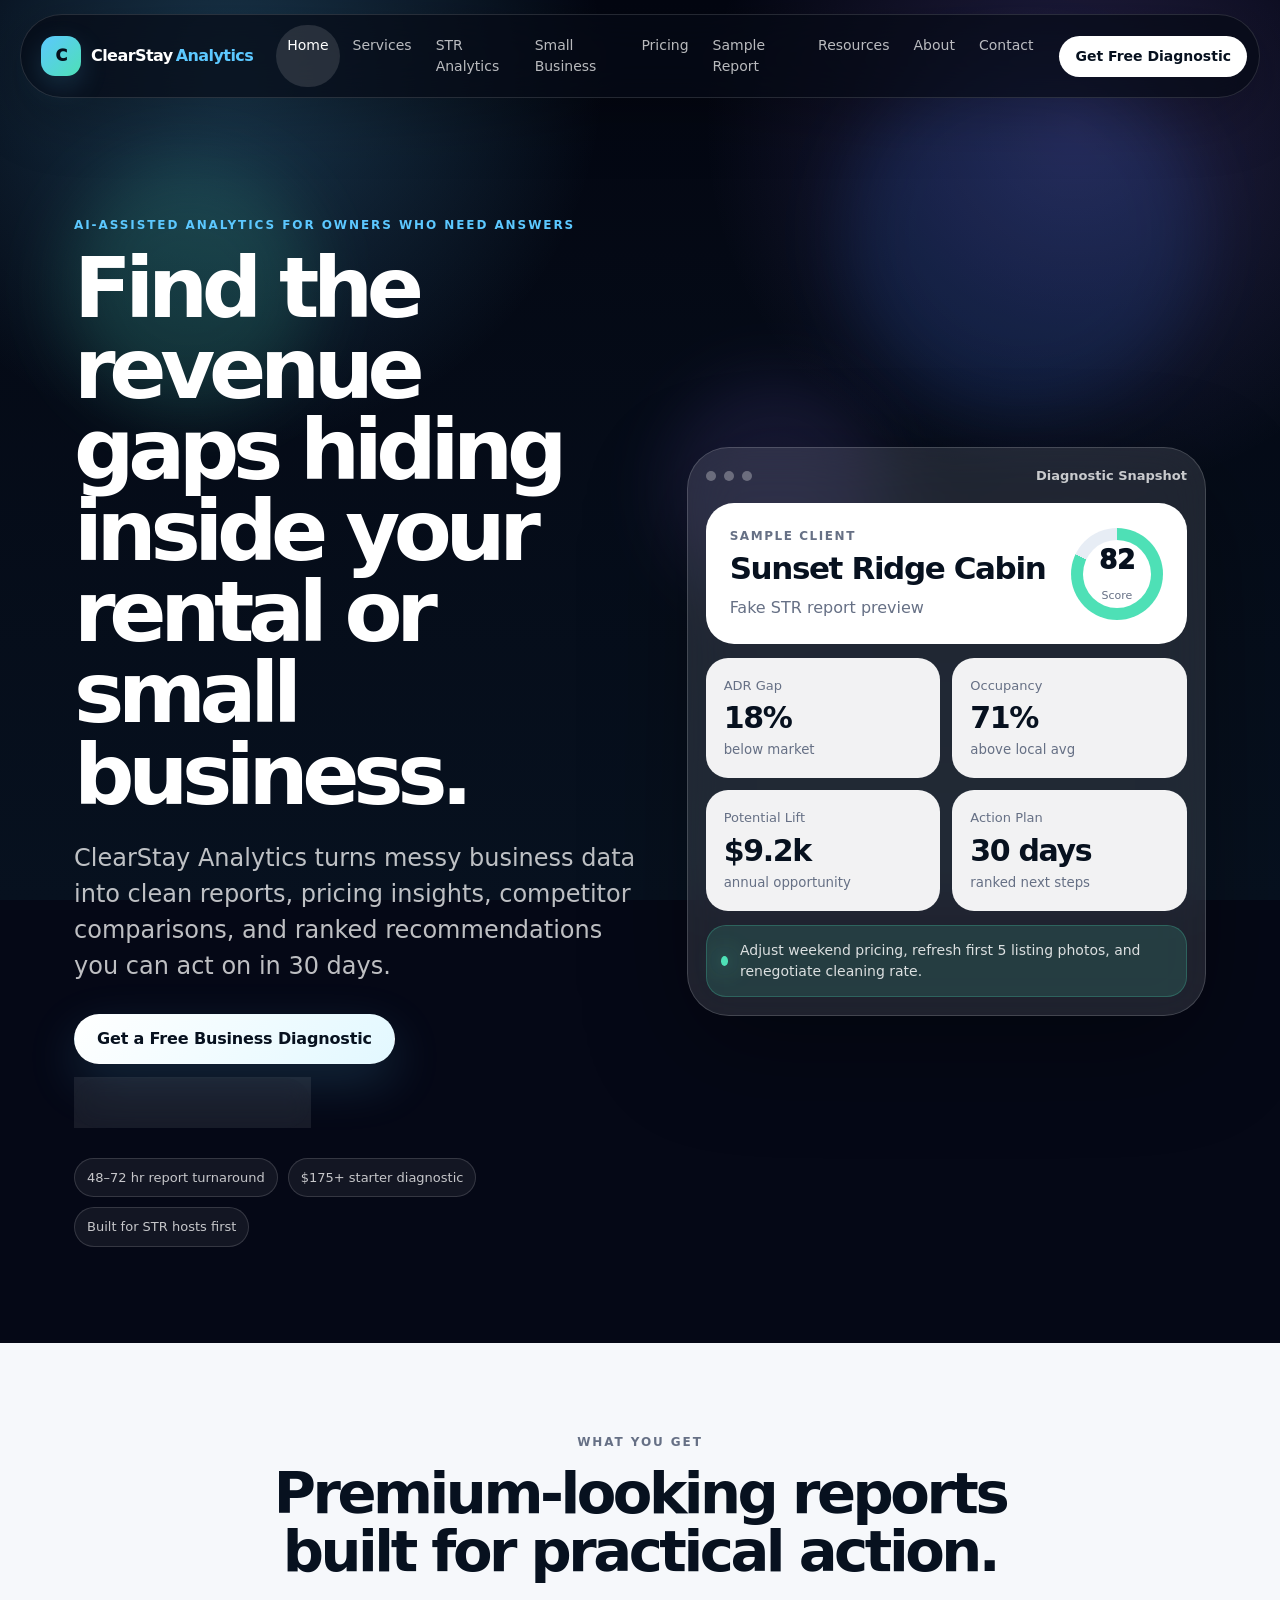
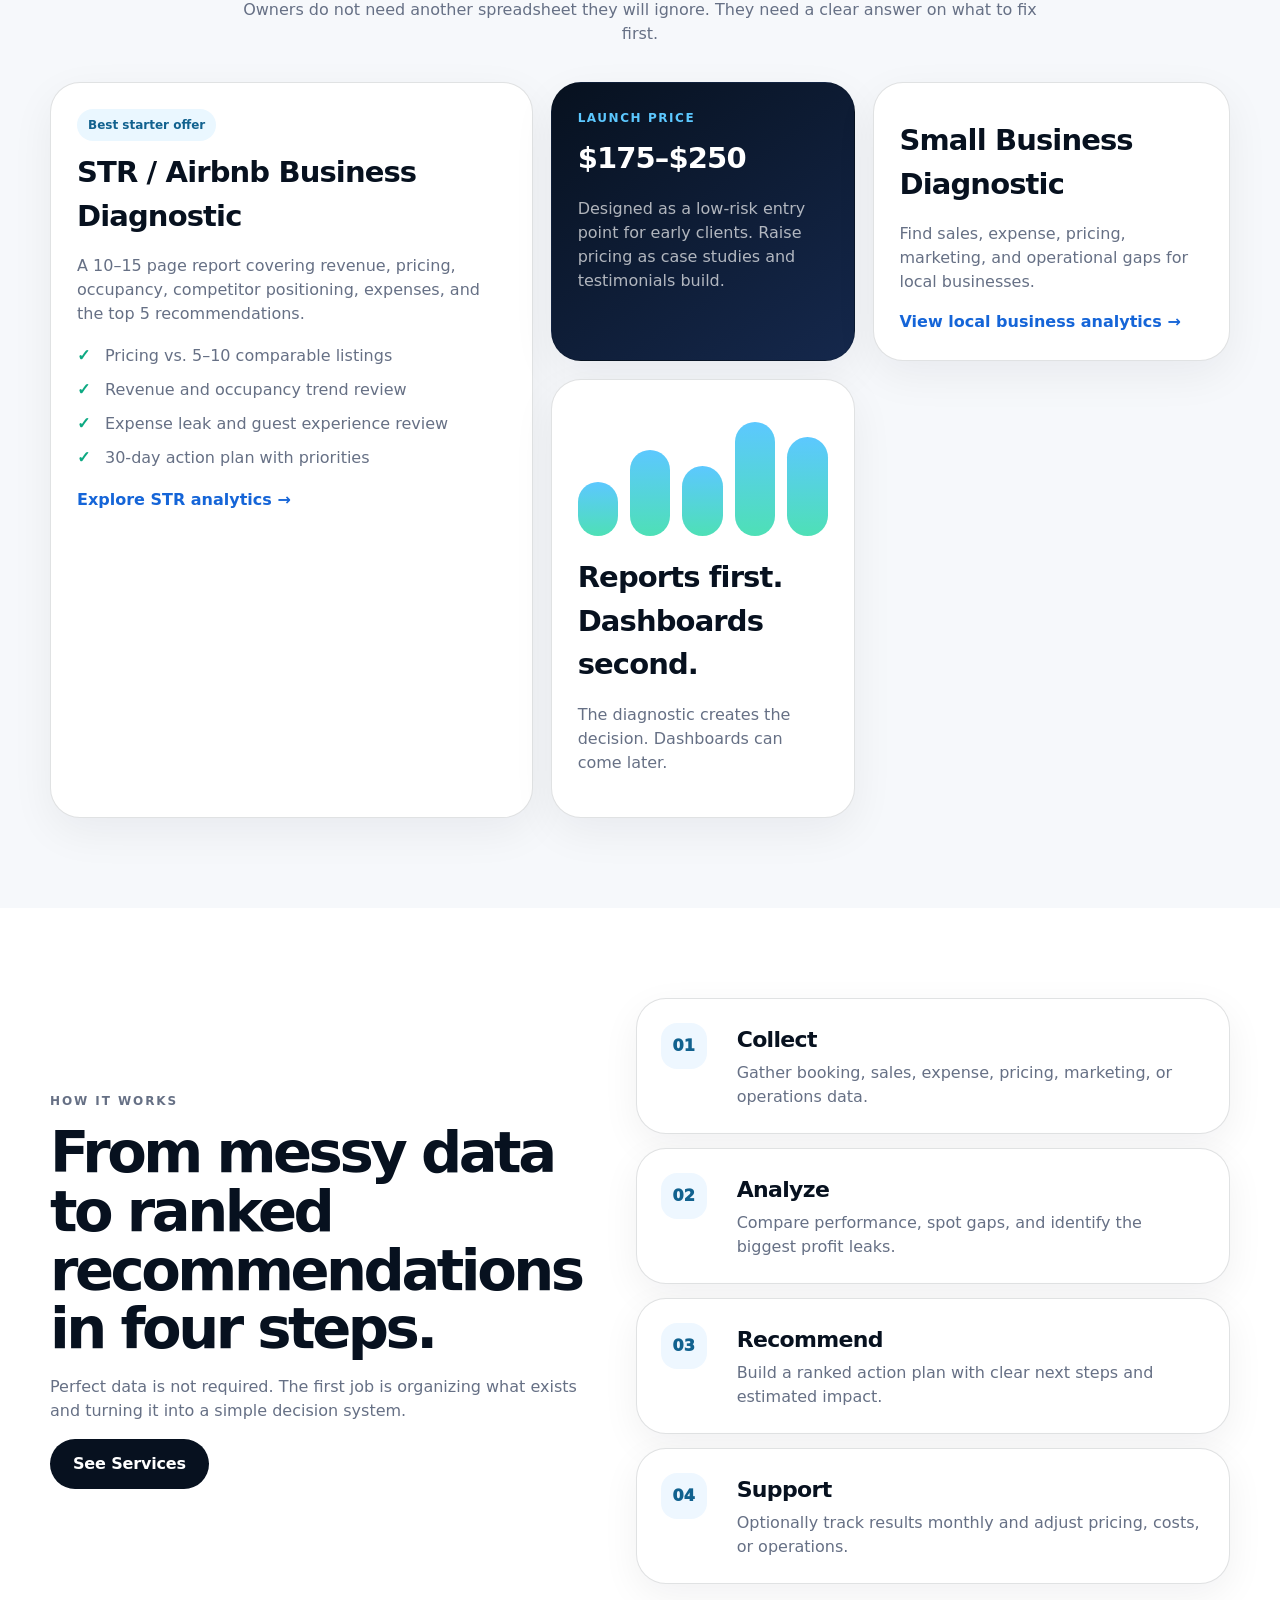
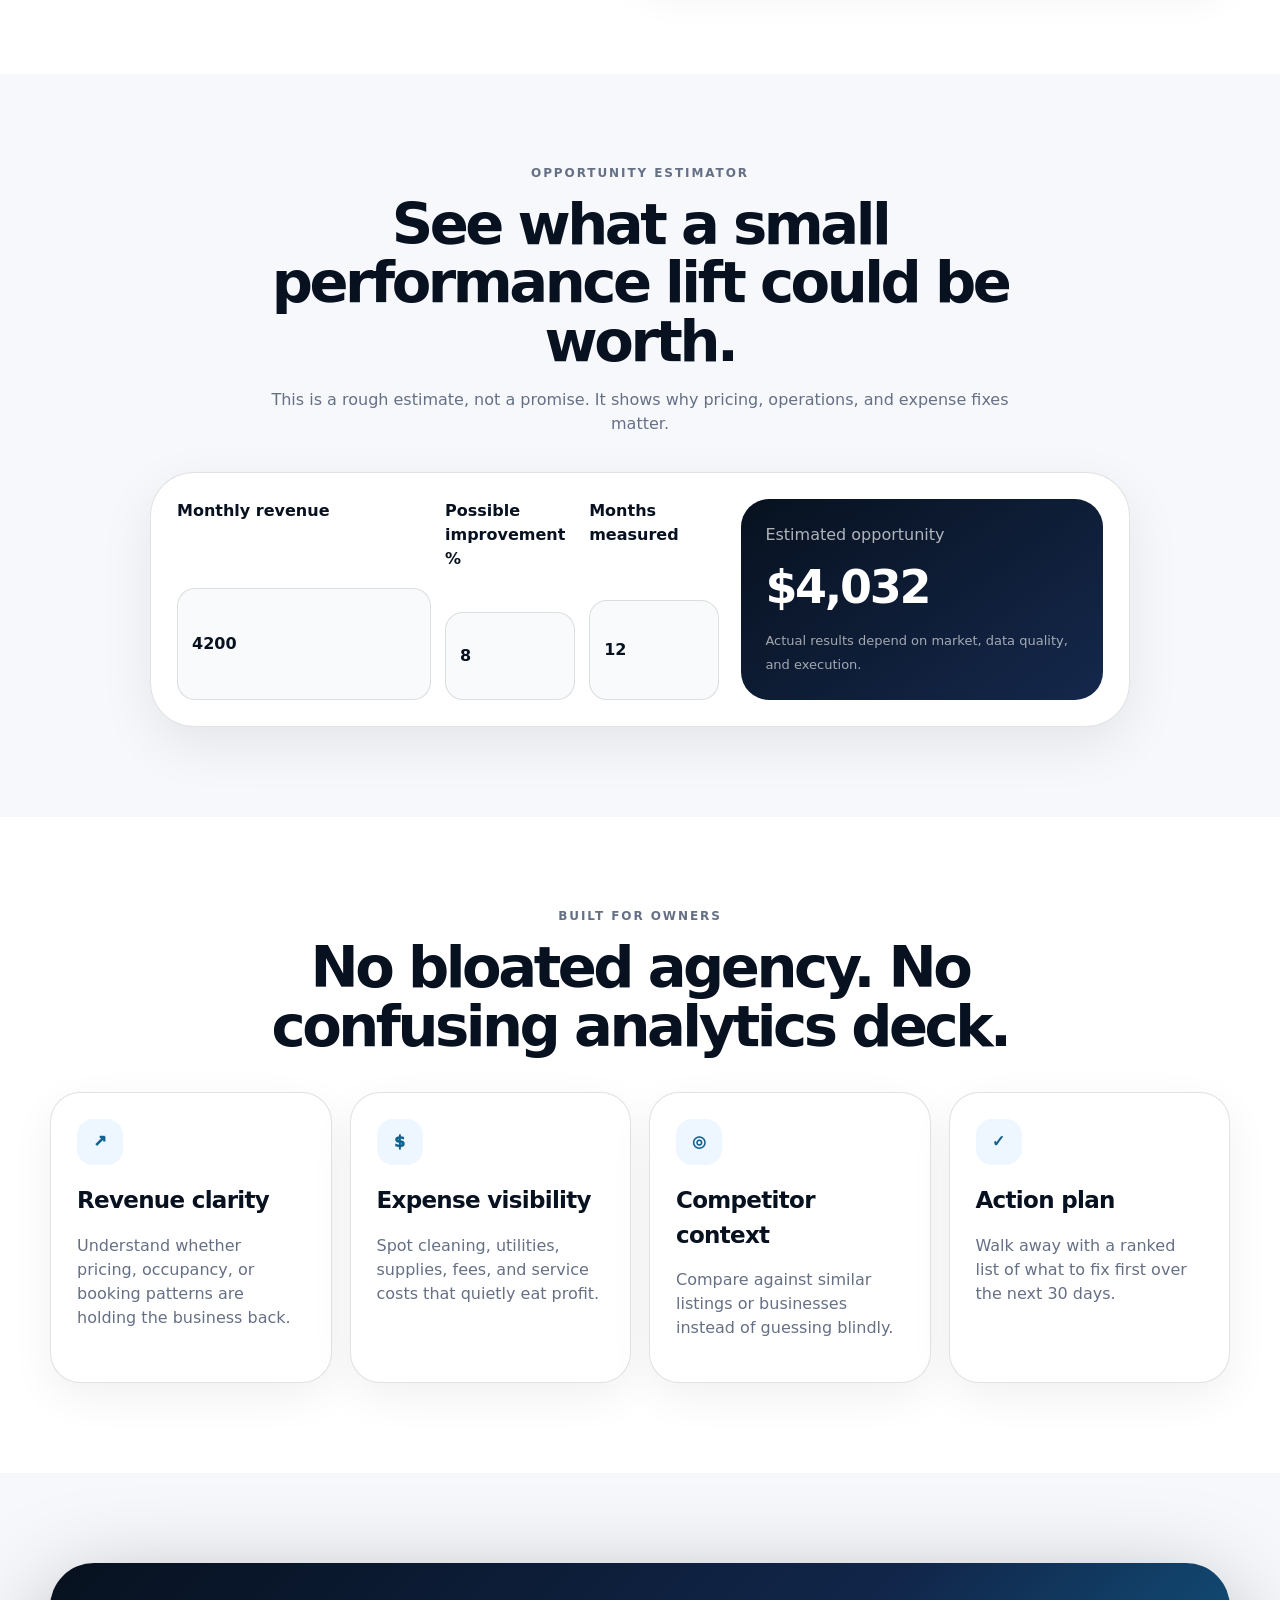
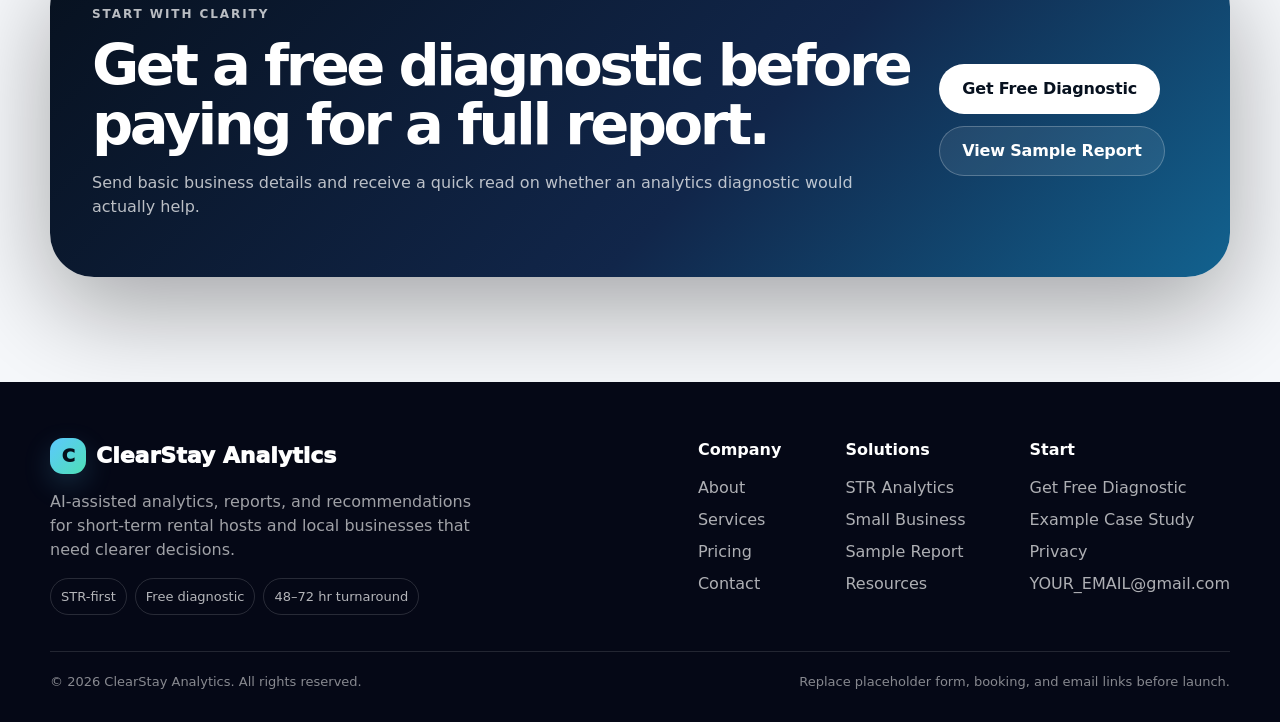
<file: index.html>
<!doctype html>
<html lang="en">
<head>
  <meta charset="utf-8" />
  <meta name="viewport" content="width=device-width, initial-scale=1" />
  <title>Home | ClearStay Analytics</title>
  <meta name="description" content="AI-assisted analytics for short-term rental hosts and small businesses." />
  <meta name="theme-color" content="#050816" />
  <meta property="og:title" content="Home | ClearStay Analytics" />
  <meta property="og:description" content="AI-assisted analytics for short-term rental hosts and small businesses." />
  <meta property="og:type" content="website" />
  <link rel="stylesheet" href="styles.css" />
  <script defer src="script.js"></script>
</head>
<body class="home">
  <div class="ambient" aria-hidden="true"><span></span><span></span><span></span></div>
  <div class="scroll-progress" id="scrollProgress"></div>

  <header class="site-header" data-header>
    <a class="brand" href="index.html" aria-label="ClearStay Analytics home">
      <span class="logo-mark" aria-hidden="true">C</span>
      <strong>ClearStay<span>Analytics</span></strong>
    </a>
    <button class="menu-button" type="button" aria-label="Open navigation" data-menu-toggle><span></span><span></span><span></span></button>
    <nav class="nav" data-nav>
      <a class="nav-link active" href="index.html">Home</a>
<a class="nav-link " href="services.html">Services</a>
<a class="nav-link " href="str-analytics.html">STR Analytics</a>
<a class="nav-link " href="small-business.html">Small Business</a>
<a class="nav-link " href="pricing.html">Pricing</a>
<a class="nav-link " href="sample-report.html">Sample Report</a>
<a class="nav-link " href="resources.html">Resources</a>
<a class="nav-link " href="about.html">About</a>
<a class="nav-link " href="contact.html">Contact</a>
    </nav>
    <a class="nav-cta" href="contact.html">Get Free Diagnostic</a>
  </header>

  <main>

  <section class="hero hero-home">
    <div class="hero-copy reveal">
      <p class="eyebrow">AI-assisted analytics for owners who need answers</p>
      <h1>Find the revenue gaps hiding inside your rental or small business.</h1>
      <p class="hero-sub">ClearStay Analytics turns messy business data into clean reports, pricing insights, competitor comparisons, and ranked recommendations you can act on in 30 days.</p>
      <div class="hero-actions"><a class="btn btn-primary" href="contact.html">Get a Free Business Diagnostic</a><a class="btn btn-secondary" href="sample-report.html">View Sample Insights</a></div>
      <div class="trust-row"><span>48–72 hr report turnaround</span><span>$175+ starter diagnostic</span><span>Built for STR hosts first</span></div>
    </div>
    <div class="hero-visual reveal delay-1">
      <div class="phone-shell floating-card" aria-label="Premium analytics report preview">
        <div class="window-bar"><span></span><span></span><span></span><b>Diagnostic Snapshot</b></div>
        <div class="client-card"><div><p class="label">Sample Client</p><h3>Sunset Ridge Cabin</h3><p>Fake STR report preview</p></div><div class="score-ring"><span>82</span><small>Score</small></div></div>
        <div class="metric-grid"><div><span>ADR Gap</span><strong>18%</strong><small>below market</small></div><div><span>Occupancy</span><strong>71%</strong><small>above local avg</small></div><div><span>Potential Lift</span><strong>$9.2k</strong><small>annual opportunity</small></div><div><span>Action Plan</span><strong>30 days</strong><small>ranked next steps</small></div></div>
        <div class="recommendation"><i></i><p>Adjust weekend pricing, refresh first 5 listing photos, and renegotiate cleaning rate.</p></div>
      </div>
    </div>
  </section>

  <section class="section reveal">
    <div class="section-heading center"><p class="eyebrow">What you get</p><h2>Premium-looking reports built for practical action.</h2><p>Owners do not need another spreadsheet they will ignore. They need a clear answer on what to fix first.</p></div>
    <div class="bento">
      <article class="card card-xl"><span class="tag">Best starter offer</span><h3>STR / Airbnb Business Diagnostic</h3><p>A 10–15 page report covering revenue, pricing, occupancy, competitor positioning, expenses, and the top 5 recommendations.</p><ul class="check-list"><li>Pricing vs. 5–10 comparable listings</li><li>Revenue and occupancy trend review</li><li>Expense leak and guest experience review</li><li>30-day action plan with priorities</li></ul><a class="text-link" href="str-analytics.html">Explore STR analytics →</a></article>
      <article class="card dark-card"><p class="label blue">Launch price</p><h3>$175–$250</h3><p>Designed as a low-risk entry point for early clients. Raise pricing as case studies and testimonials build.</p></article>
      <article class="card"><h3>Small Business Diagnostic</h3><p>Find sales, expense, pricing, marketing, and operational gaps for local businesses.</p><a class="text-link" href="small-business.html">View local business analytics →</a></article>
      <article class="card chart-card"><div class="bar-chart"><span style="height:42%"></span><span style="height:66%"></span><span style="height:54%"></span><span style="height:88%"></span><span style="height:76%"></span></div><h3>Reports first. Dashboards second.</h3><p>The diagnostic creates the decision. Dashboards can come later.</p></article>
    </div>
  </section>

  <section class="section section-alt reveal">
    <div class="split">
      <div><p class="eyebrow">How it works</p><h2>From messy data to ranked recommendations in four steps.</h2><p class="muted">Perfect data is not required. The first job is organizing what exists and turning it into a simple decision system.</p><a class="btn btn-dark" href="services.html">See Services</a></div>
      <div class="steps"><div><span>01</span><h3>Collect</h3><p>Gather booking, sales, expense, pricing, marketing, or operations data.</p></div><div><span>02</span><h3>Analyze</h3><p>Compare performance, spot gaps, and identify the biggest profit leaks.</p></div><div><span>03</span><h3>Recommend</h3><p>Build a ranked action plan with clear next steps and estimated impact.</p></div><div><span>04</span><h3>Support</h3><p>Optionally track results monthly and adjust pricing, costs, or operations.</p></div></div>
    </div>
  </section>

  <section class="section reveal">
    <div class="section-heading center"><p class="eyebrow">Opportunity estimator</p><h2>See what a small performance lift could be worth.</h2><p>This is a rough estimate, not a promise. It shows why pricing, operations, and expense fixes matter.</p></div>
    <div class="calculator-card"><div class="calc-inputs"><label>Monthly revenue <input type="number" id="monthlyRevenue" value="4200" min="0"></label><label>Possible improvement % <input type="number" id="improvementRate" value="8" min="0" max="100"></label><label>Months measured <input type="number" id="monthsMeasured" value="12" min="1" max="36"></label></div><div class="calc-result"><p>Estimated opportunity</p><strong id="calcResult">$4,032</strong><span>Actual results depend on market, data quality, and execution.</span></div></div>
  </section>

  <section class="section section-alt reveal">
    <div class="section-heading center"><p class="eyebrow">Built for owners</p><h2>No bloated agency. No confusing analytics deck.</h2></div>
    <div class="feature-grid four"><article><span>↗</span><h3>Revenue clarity</h3><p>Understand whether pricing, occupancy, or booking patterns are holding the business back.</p></article><article><span>$</span><h3>Expense visibility</h3><p>Spot cleaning, utilities, supplies, fees, and service costs that quietly eat profit.</p></article><article><span>◎</span><h3>Competitor context</h3><p>Compare against similar listings or businesses instead of guessing blindly.</p></article><article><span>✓</span><h3>Action plan</h3><p>Walk away with a ranked list of what to fix first over the next 30 days.</p></article></div>
  </section>
<section class="section section-last reveal">
    <div class="cta-panel">
      <div><p class="eyebrow">Start with clarity</p><h2>Get a free diagnostic before paying for a full report.</h2><p>Send basic business details and receive a quick read on whether an analytics diagnostic would actually help.</p></div>
      <div class="cta-actions"><a class="btn btn-light" href="contact.html">Get Free Diagnostic</a><a class="btn btn-ghost" href="sample-report.html">View Sample Report</a></div>
    </div>
  </section>
  </main>

  <footer class="footer">
    <div class="footer-main">
      <div class="footer-brand-block">
        <a class="footer-logo" href="index.html"><span class="logo-mark" aria-hidden="true">C</span> ClearStay Analytics</a>
        <p>AI-assisted analytics, reports, and recommendations for short-term rental hosts and local businesses that need clearer decisions.</p>
        <div class="footer-badges"><span>STR-first</span><span>Free diagnostic</span><span>48–72 hr turnaround</span></div>
      </div>
      <div class="footer-links">
        <div><h4>Company</h4><a href="about.html">About</a><a href="services.html">Services</a><a href="pricing.html">Pricing</a><a href="contact.html">Contact</a></div>
        <div><h4>Solutions</h4><a href="str-analytics.html">STR Analytics</a><a href="small-business.html">Small Business</a><a href="sample-report.html">Sample Report</a><a href="resources.html">Resources</a></div>
        <div><h4>Start</h4><a href="contact.html">Get Free Diagnostic</a><a href="case-study.html">Example Case Study</a><a href="privacy.html">Privacy</a><a href="mailto:YOUR_EMAIL@gmail.com">YOUR_EMAIL@gmail.com</a></div>
      </div>
    </div>
    <div class="footer-bottom"><span>© 2026 ClearStay Analytics. All rights reserved.</span><span>Replace placeholder form, booking, and email links before launch.</span></div>
  </footer>
</body>
</html>
</file>
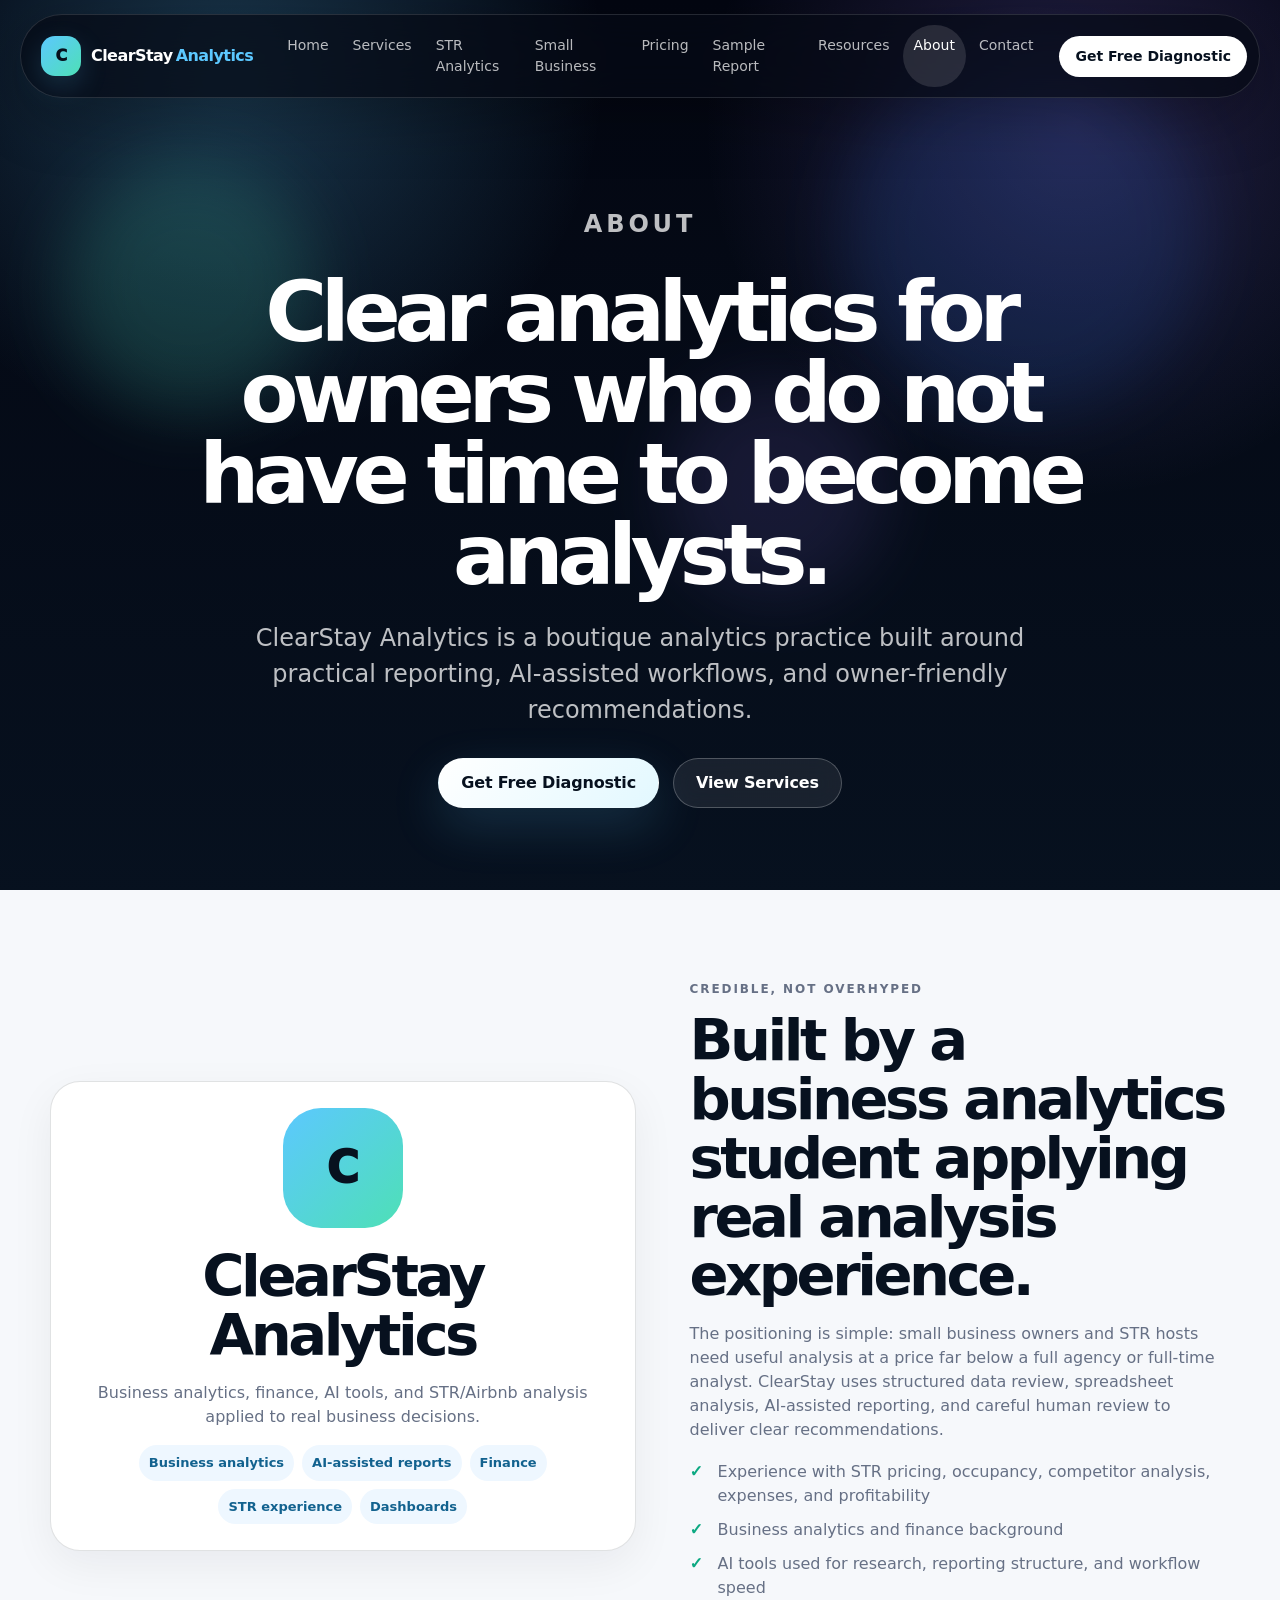
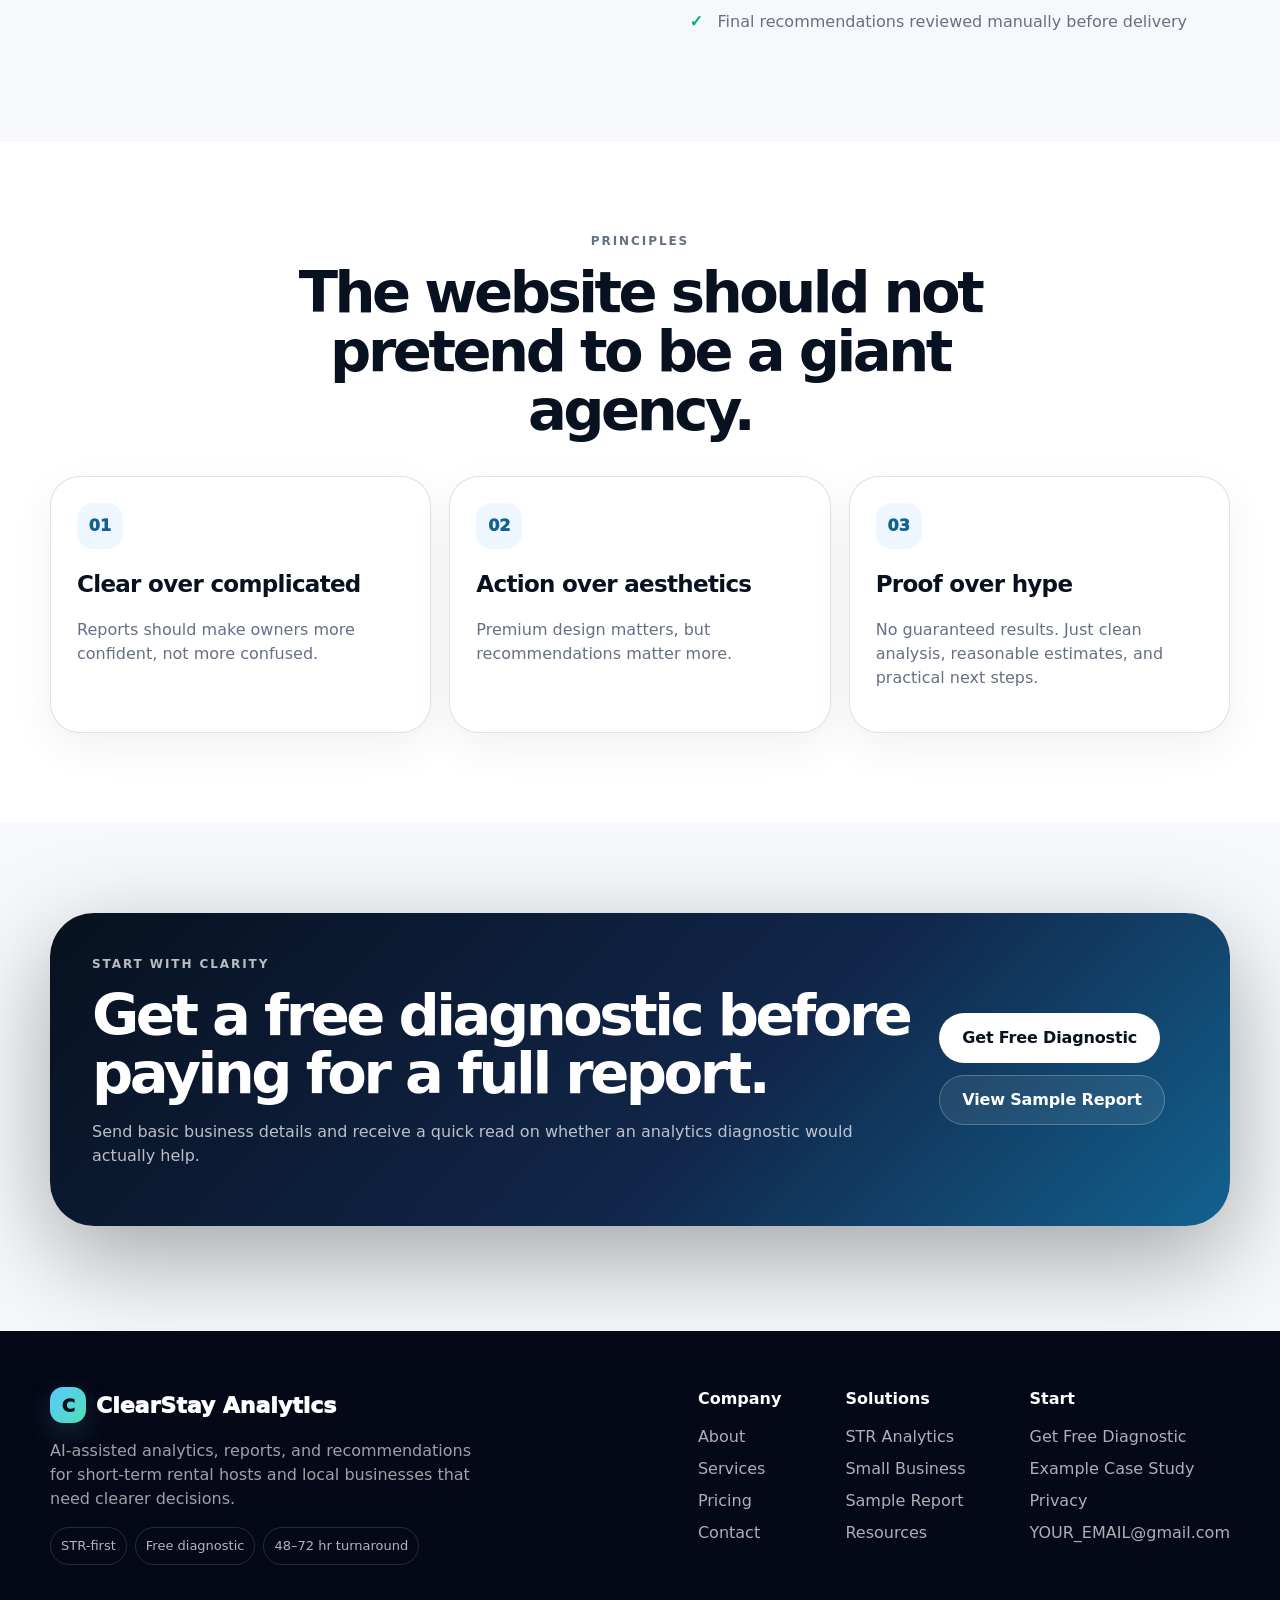
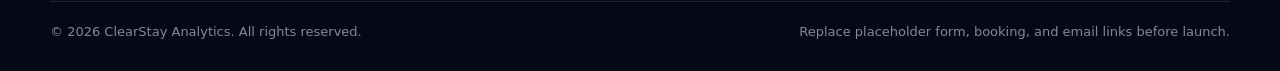
<file: about.html>
<!doctype html>
<html lang="en">
<head>
  <meta charset="utf-8" />
  <meta name="viewport" content="width=device-width, initial-scale=1" />
  <title>About | ClearStay Analytics</title>
  <meta name="description" content="About ClearStay Analytics and its AI-assisted consulting approach." />
  <meta name="theme-color" content="#050816" />
  <meta property="og:title" content="About | ClearStay Analytics" />
  <meta property="og:description" content="About ClearStay Analytics and its AI-assisted consulting approach." />
  <meta property="og:type" content="website" />
  <link rel="stylesheet" href="styles.css" />
  <script defer src="script.js"></script>
</head>
<body class="">
  <div class="ambient" aria-hidden="true"><span></span><span></span><span></span></div>
  <div class="scroll-progress" id="scrollProgress"></div>

  <header class="site-header" data-header>
    <a class="brand" href="index.html" aria-label="ClearStay Analytics home">
      <span class="logo-mark" aria-hidden="true">C</span>
      <strong>ClearStay<span>Analytics</span></strong>
    </a>
    <button class="menu-button" type="button" aria-label="Open navigation" data-menu-toggle><span></span><span></span><span></span></button>
    <nav class="nav" data-nav>
      <a class="nav-link " href="index.html">Home</a>
<a class="nav-link " href="services.html">Services</a>
<a class="nav-link " href="str-analytics.html">STR Analytics</a>
<a class="nav-link " href="small-business.html">Small Business</a>
<a class="nav-link " href="pricing.html">Pricing</a>
<a class="nav-link " href="sample-report.html">Sample Report</a>
<a class="nav-link " href="resources.html">Resources</a>
<a class="nav-link active" href="about.html">About</a>
<a class="nav-link " href="contact.html">Contact</a>
    </nav>
    <a class="nav-cta" href="contact.html">Get Free Diagnostic</a>
  </header>

  <main>

  <section class="page-hero"><p class="eyebrow">About</p><h1>Clear analytics for owners who do not have time to become analysts.</h1><p>ClearStay Analytics is a boutique analytics practice built around practical reporting, AI-assisted workflows, and owner-friendly recommendations.</p><div class="hero-actions center"><a class="btn btn-primary" href="contact.html">Get Free Diagnostic</a><a class="btn btn-secondary" href="services.html">View Services</a></div></section>
  <section class="section reveal"><div class="split reverse"><div class="profile-card"><div class="profile-mark">C</div><h2>ClearStay Analytics</h2><p>Business analytics, finance, AI tools, and STR/Airbnb analysis applied to real business decisions.</p><div class="profile-tags"><span>Business analytics</span><span>AI-assisted reports</span><span>Finance</span><span>STR experience</span><span>Dashboards</span></div></div><div><p class="eyebrow">Credible, not overhyped</p><h2>Built by a business analytics student applying real analysis experience.</h2><p class="muted">The positioning is simple: small business owners and STR hosts need useful analysis at a price far below a full agency or full-time analyst. ClearStay uses structured data review, spreadsheet analysis, AI-assisted reporting, and careful human review to deliver clear recommendations.</p><ul class="check-list"><li>Experience with STR pricing, occupancy, competitor analysis, expenses, and profitability</li><li>Business analytics and finance background</li><li>AI tools used for research, reporting structure, and workflow speed</li><li>Final recommendations reviewed manually before delivery</li></ul></div></div></section>
  <section class="section section-alt reveal"><div class="section-heading center"><p class="eyebrow">Principles</p><h2>The website should not pretend to be a giant agency.</h2></div><div class="feature-grid three"><article><span>01</span><h3>Clear over complicated</h3><p>Reports should make owners more confident, not more confused.</p></article><article><span>02</span><h3>Action over aesthetics</h3><p>Premium design matters, but recommendations matter more.</p></article><article><span>03</span><h3>Proof over hype</h3><p>No guaranteed results. Just clean analysis, reasonable estimates, and practical next steps.</p></article></div></section>
<section class="section section-last reveal">
    <div class="cta-panel">
      <div><p class="eyebrow">Start with clarity</p><h2>Get a free diagnostic before paying for a full report.</h2><p>Send basic business details and receive a quick read on whether an analytics diagnostic would actually help.</p></div>
      <div class="cta-actions"><a class="btn btn-light" href="contact.html">Get Free Diagnostic</a><a class="btn btn-ghost" href="sample-report.html">View Sample Report</a></div>
    </div>
  </section>
  </main>

  <footer class="footer">
    <div class="footer-main">
      <div class="footer-brand-block">
        <a class="footer-logo" href="index.html"><span class="logo-mark" aria-hidden="true">C</span> ClearStay Analytics</a>
        <p>AI-assisted analytics, reports, and recommendations for short-term rental hosts and local businesses that need clearer decisions.</p>
        <div class="footer-badges"><span>STR-first</span><span>Free diagnostic</span><span>48–72 hr turnaround</span></div>
      </div>
      <div class="footer-links">
        <div><h4>Company</h4><a href="about.html">About</a><a href="services.html">Services</a><a href="pricing.html">Pricing</a><a href="contact.html">Contact</a></div>
        <div><h4>Solutions</h4><a href="str-analytics.html">STR Analytics</a><a href="small-business.html">Small Business</a><a href="sample-report.html">Sample Report</a><a href="resources.html">Resources</a></div>
        <div><h4>Start</h4><a href="contact.html">Get Free Diagnostic</a><a href="case-study.html">Example Case Study</a><a href="privacy.html">Privacy</a><a href="mailto:YOUR_EMAIL@gmail.com">YOUR_EMAIL@gmail.com</a></div>
      </div>
    </div>
    <div class="footer-bottom"><span>© 2026 ClearStay Analytics. All rights reserved.</span><span>Replace placeholder form, booking, and email links before launch.</span></div>
  </footer>
</body>
</html>
</file>
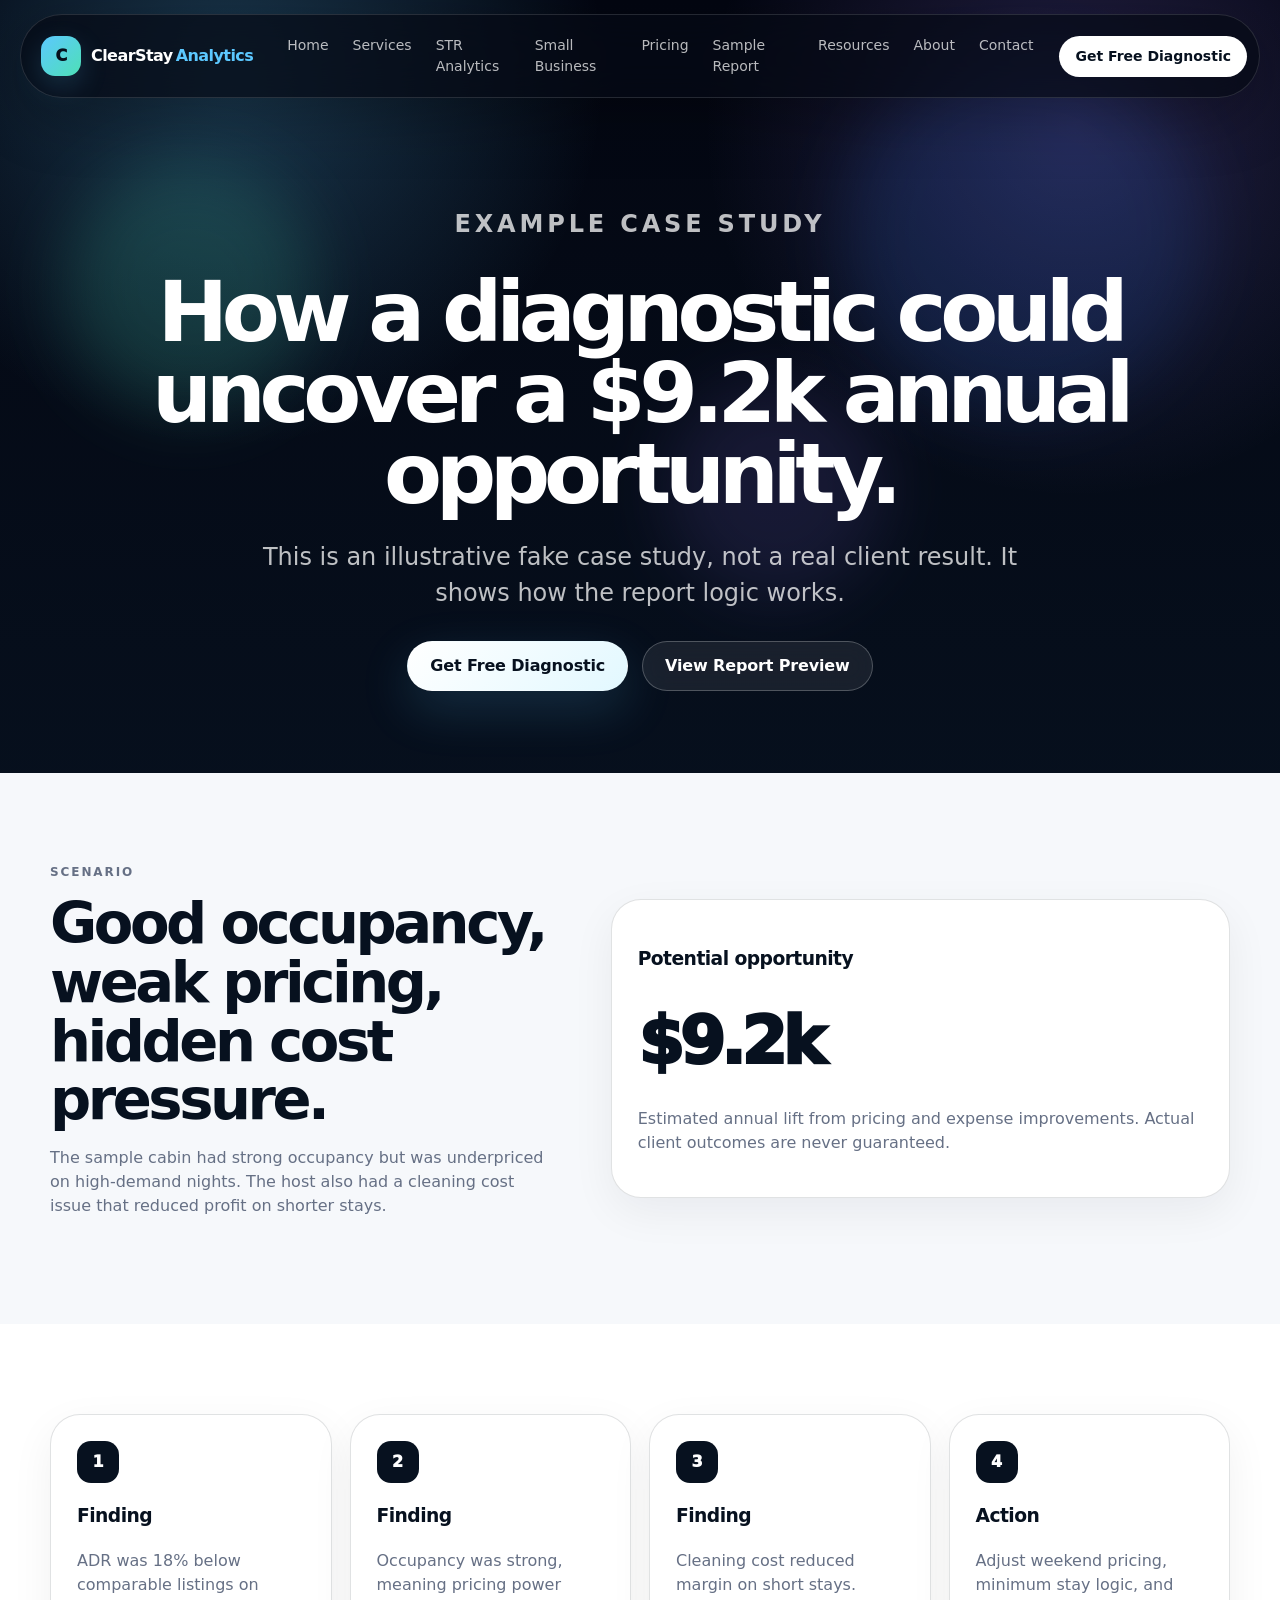
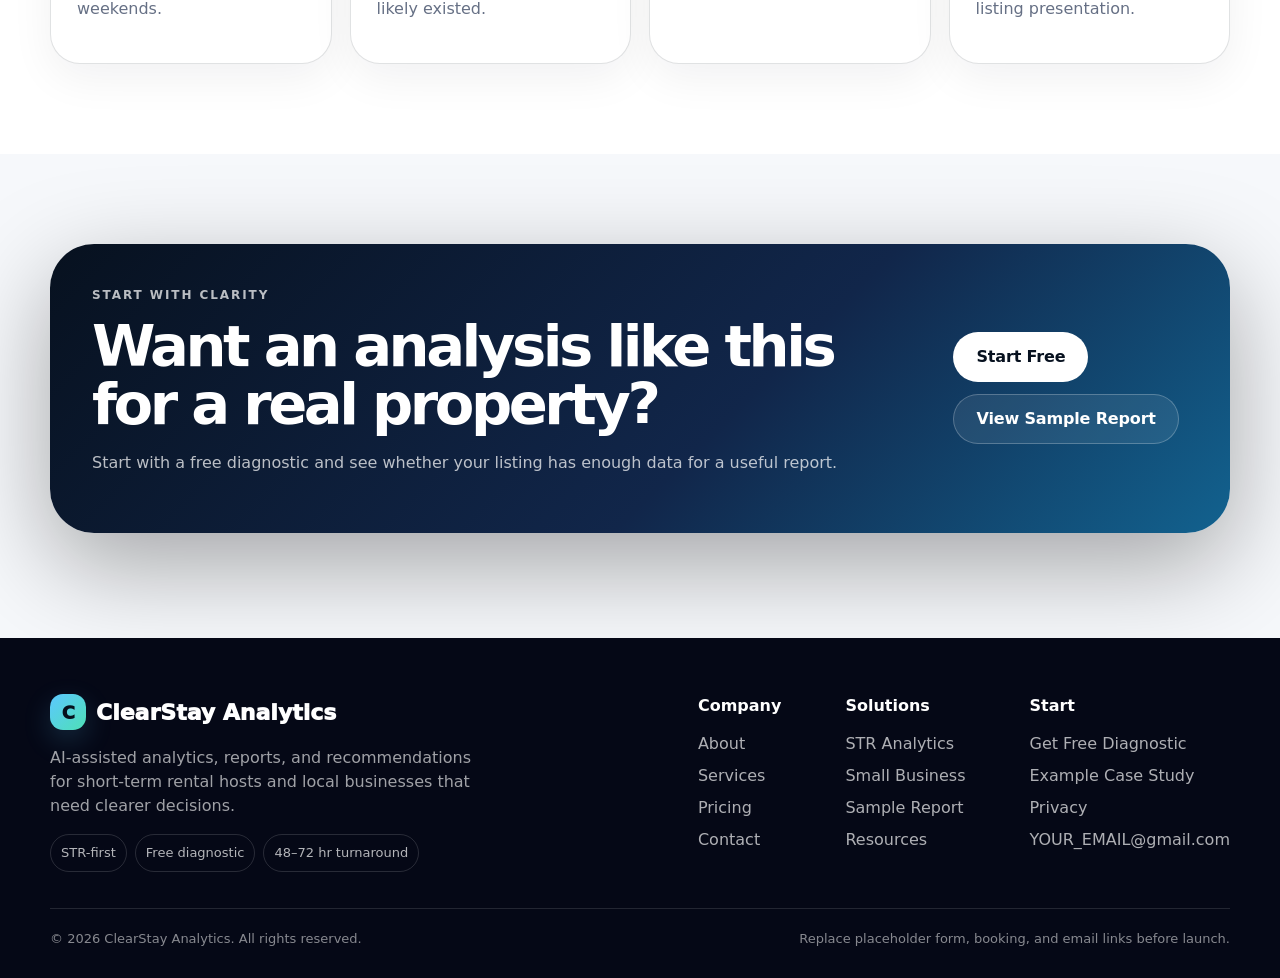
<file: case-study.html>
<!doctype html>
<html lang="en">
<head>
  <meta charset="utf-8" />
  <meta name="viewport" content="width=device-width, initial-scale=1" />
  <title>Example Case Study | ClearStay Analytics</title>
  <meta name="description" content="Illustrative sample case study for ClearStay Analytics." />
  <meta name="theme-color" content="#050816" />
  <meta property="og:title" content="Example Case Study | ClearStay Analytics" />
  <meta property="og:description" content="Illustrative sample case study for ClearStay Analytics." />
  <meta property="og:type" content="website" />
  <link rel="stylesheet" href="styles.css" />
  <script defer src="script.js"></script>
</head>
<body class="">
  <div class="ambient" aria-hidden="true"><span></span><span></span><span></span></div>
  <div class="scroll-progress" id="scrollProgress"></div>

  <header class="site-header" data-header>
    <a class="brand" href="index.html" aria-label="ClearStay Analytics home">
      <span class="logo-mark" aria-hidden="true">C</span>
      <strong>ClearStay<span>Analytics</span></strong>
    </a>
    <button class="menu-button" type="button" aria-label="Open navigation" data-menu-toggle><span></span><span></span><span></span></button>
    <nav class="nav" data-nav>
      <a class="nav-link " href="index.html">Home</a>
<a class="nav-link " href="services.html">Services</a>
<a class="nav-link " href="str-analytics.html">STR Analytics</a>
<a class="nav-link " href="small-business.html">Small Business</a>
<a class="nav-link " href="pricing.html">Pricing</a>
<a class="nav-link " href="sample-report.html">Sample Report</a>
<a class="nav-link " href="resources.html">Resources</a>
<a class="nav-link " href="about.html">About</a>
<a class="nav-link " href="contact.html">Contact</a>
    </nav>
    <a class="nav-cta" href="contact.html">Get Free Diagnostic</a>
  </header>

  <main>

  <section class="page-hero"><p class="eyebrow">Example Case Study</p><h1>How a diagnostic could uncover a $9.2k annual opportunity.</h1><p>This is an illustrative fake case study, not a real client result. It shows how the report logic works.</p><div class="hero-actions center"><a class="btn btn-primary" href="contact.html">Get Free Diagnostic</a><a class="btn btn-secondary" href="sample-report.html">View Report Preview</a></div></section>
  <section class="section reveal"><div class="split"><div><p class="eyebrow">Scenario</p><h2>Good occupancy, weak pricing, hidden cost pressure.</h2><p class="muted">The sample cabin had strong occupancy but was underpriced on high-demand nights. The host also had a cleaning cost issue that reduced profit on shorter stays.</p></div><div class="glass-card"><h3>Potential opportunity</h3><p class="mega-number">$9.2k</p><p>Estimated annual lift from pricing and expense improvements. Actual client outcomes are never guaranteed.</p></div></div></section>
  <section class="section section-alt reveal"><div class="timeline"><div><span>1</span><h3>Finding</h3><p>ADR was 18% below comparable listings on weekends.</p></div><div><span>2</span><h3>Finding</h3><p>Occupancy was strong, meaning pricing power likely existed.</p></div><div><span>3</span><h3>Finding</h3><p>Cleaning cost reduced margin on short stays.</p></div><div><span>4</span><h3>Action</h3><p>Adjust weekend pricing, minimum stay logic, and listing presentation.</p></div></div></section>
<section class="section section-last reveal">
    <div class="cta-panel">
      <div><p class="eyebrow">Start with clarity</p><h2>Want an analysis like this for a real property?</h2><p>Start with a free diagnostic and see whether your listing has enough data for a useful report.</p></div>
      <div class="cta-actions"><a class="btn btn-light" href="contact.html">Start Free</a><a class="btn btn-ghost" href="sample-report.html">View Sample Report</a></div>
    </div>
  </section>
  </main>

  <footer class="footer">
    <div class="footer-main">
      <div class="footer-brand-block">
        <a class="footer-logo" href="index.html"><span class="logo-mark" aria-hidden="true">C</span> ClearStay Analytics</a>
        <p>AI-assisted analytics, reports, and recommendations for short-term rental hosts and local businesses that need clearer decisions.</p>
        <div class="footer-badges"><span>STR-first</span><span>Free diagnostic</span><span>48–72 hr turnaround</span></div>
      </div>
      <div class="footer-links">
        <div><h4>Company</h4><a href="about.html">About</a><a href="services.html">Services</a><a href="pricing.html">Pricing</a><a href="contact.html">Contact</a></div>
        <div><h4>Solutions</h4><a href="str-analytics.html">STR Analytics</a><a href="small-business.html">Small Business</a><a href="sample-report.html">Sample Report</a><a href="resources.html">Resources</a></div>
        <div><h4>Start</h4><a href="contact.html">Get Free Diagnostic</a><a href="case-study.html">Example Case Study</a><a href="privacy.html">Privacy</a><a href="mailto:YOUR_EMAIL@gmail.com">YOUR_EMAIL@gmail.com</a></div>
      </div>
    </div>
    <div class="footer-bottom"><span>© 2026 ClearStay Analytics. All rights reserved.</span><span>Replace placeholder form, booking, and email links before launch.</span></div>
  </footer>
</body>
</html>
</file>
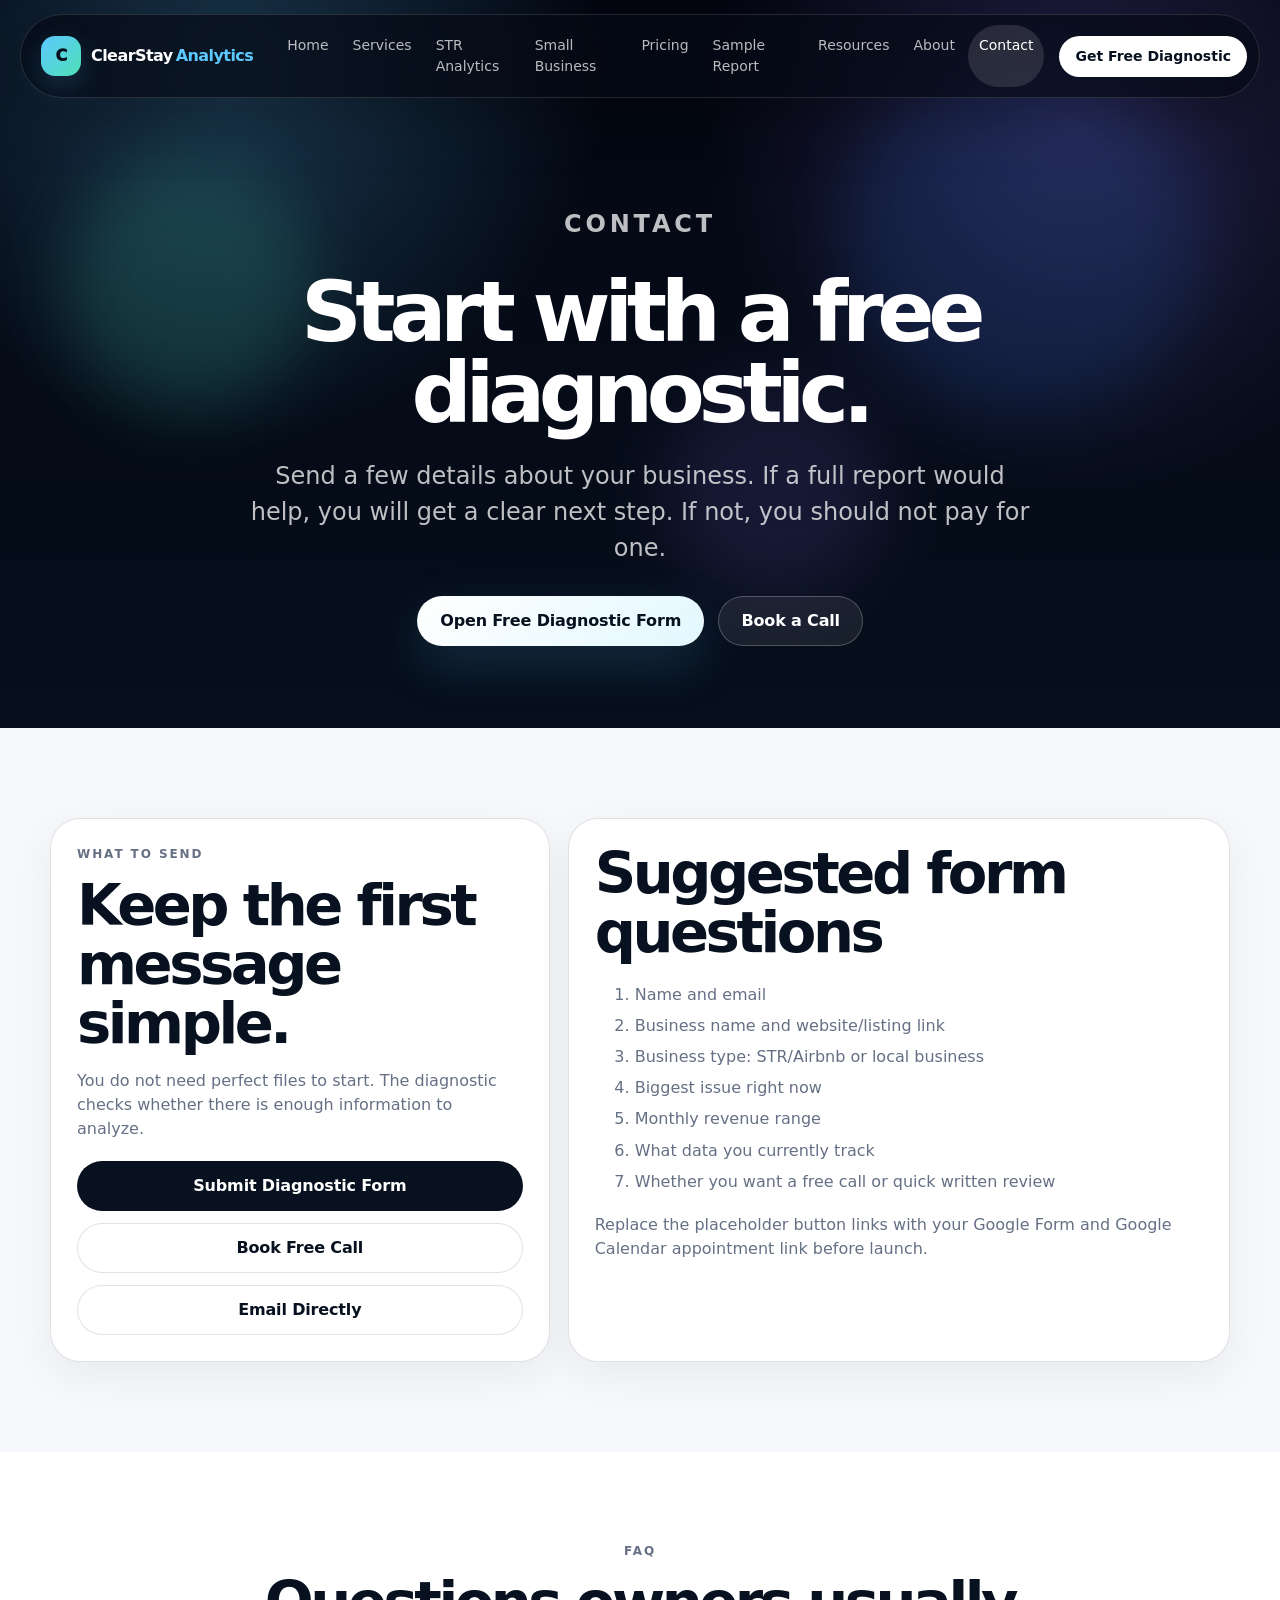
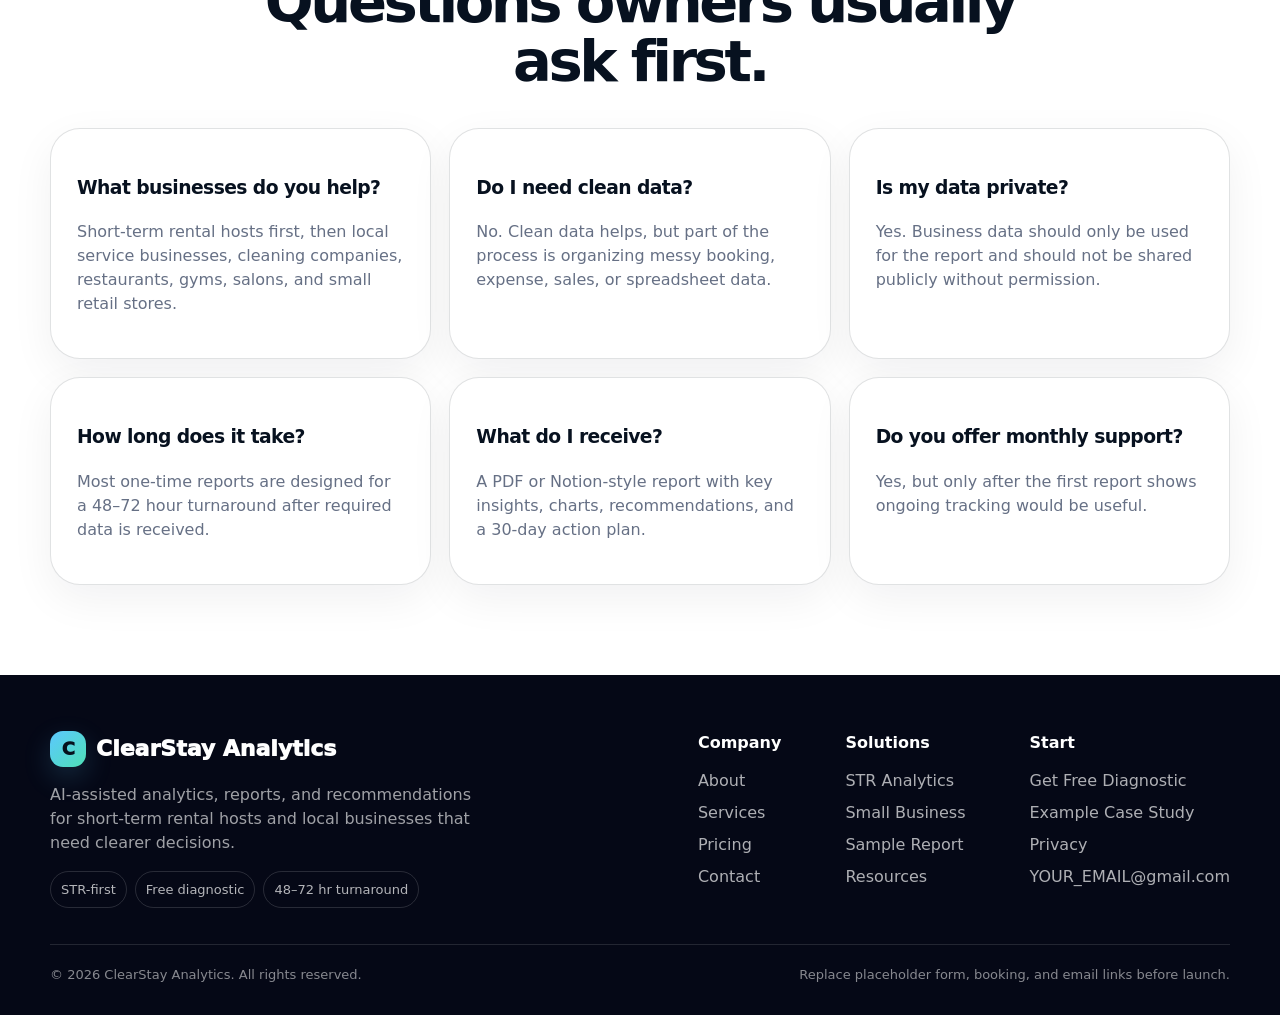
<file: contact.html>
<!doctype html>
<html lang="en">
<head>
  <meta charset="utf-8" />
  <meta name="viewport" content="width=device-width, initial-scale=1" />
  <title>Contact | ClearStay Analytics</title>
  <meta name="description" content="Contact ClearStay Analytics for a free diagnostic." />
  <meta name="theme-color" content="#050816" />
  <meta property="og:title" content="Contact | ClearStay Analytics" />
  <meta property="og:description" content="Contact ClearStay Analytics for a free diagnostic." />
  <meta property="og:type" content="website" />
  <link rel="stylesheet" href="styles.css" />
  <script defer src="script.js"></script>
</head>
<body class="">
  <div class="ambient" aria-hidden="true"><span></span><span></span><span></span></div>
  <div class="scroll-progress" id="scrollProgress"></div>

  <header class="site-header" data-header>
    <a class="brand" href="index.html" aria-label="ClearStay Analytics home">
      <span class="logo-mark" aria-hidden="true">C</span>
      <strong>ClearStay<span>Analytics</span></strong>
    </a>
    <button class="menu-button" type="button" aria-label="Open navigation" data-menu-toggle><span></span><span></span><span></span></button>
    <nav class="nav" data-nav>
      <a class="nav-link " href="index.html">Home</a>
<a class="nav-link " href="services.html">Services</a>
<a class="nav-link " href="str-analytics.html">STR Analytics</a>
<a class="nav-link " href="small-business.html">Small Business</a>
<a class="nav-link " href="pricing.html">Pricing</a>
<a class="nav-link " href="sample-report.html">Sample Report</a>
<a class="nav-link " href="resources.html">Resources</a>
<a class="nav-link " href="about.html">About</a>
<a class="nav-link active" href="contact.html">Contact</a>
    </nav>
    <a class="nav-cta" href="contact.html">Get Free Diagnostic</a>
  </header>

  <main>

  <section class="page-hero"><p class="eyebrow">Contact</p><h1>Start with a free diagnostic.</h1><p>Send a few details about your business. If a full report would help, you will get a clear next step. If not, you should not pay for one.</p><div class="hero-actions center"><a class="btn btn-primary" href="YOUR_GOOGLE_FORM_LINK">Open Free Diagnostic Form</a><a class="btn btn-secondary" href="YOUR_BOOKING_LINK">Book a Call</a></div></section>
  <section class="section reveal"><div class="contact-layout"><div class="contact-card"><p class="eyebrow">What to send</p><h2>Keep the first message simple.</h2><p class="muted">You do not need perfect files to start. The diagnostic checks whether there is enough information to analyze.</p><div class="contact-actions"><a class="btn btn-dark full" href="YOUR_GOOGLE_FORM_LINK">Submit Diagnostic Form</a><a class="btn btn-outline full" href="YOUR_BOOKING_LINK">Book Free Call</a><a class="btn btn-outline full" href="mailto:YOUR_EMAIL@gmail.com">Email Directly</a></div></div><div class="form-preview"><h2>Suggested form questions</h2><ol><li>Name and email</li><li>Business name and website/listing link</li><li>Business type: STR/Airbnb or local business</li><li>Biggest issue right now</li><li>Monthly revenue range</li><li>What data you currently track</li><li>Whether you want a free call or quick written review</li></ol><p class="muted">Replace the placeholder button links with your Google Form and Google Calendar appointment link before launch.</p></div></div></section>
  <section class="section section-alt reveal"><div class="section-heading center"><p class="eyebrow">FAQ</p><h2>Questions owners usually ask first.</h2></div><div class="faq-grid"><div><h3>What businesses do you help?</h3><p>Short-term rental hosts first, then local service businesses, cleaning companies, restaurants, gyms, salons, and small retail stores.</p></div><div><h3>Do I need clean data?</h3><p>No. Clean data helps, but part of the process is organizing messy booking, expense, sales, or spreadsheet data.</p></div><div><h3>Is my data private?</h3><p>Yes. Business data should only be used for the report and should not be shared publicly without permission.</p></div><div><h3>How long does it take?</h3><p>Most one-time reports are designed for a 48–72 hour turnaround after required data is received.</p></div><div><h3>What do I receive?</h3><p>A PDF or Notion-style report with key insights, charts, recommendations, and a 30-day action plan.</p></div><div><h3>Do you offer monthly support?</h3><p>Yes, but only after the first report shows ongoing tracking would be useful.</p></div></div></section>

  </main>

  <footer class="footer">
    <div class="footer-main">
      <div class="footer-brand-block">
        <a class="footer-logo" href="index.html"><span class="logo-mark" aria-hidden="true">C</span> ClearStay Analytics</a>
        <p>AI-assisted analytics, reports, and recommendations for short-term rental hosts and local businesses that need clearer decisions.</p>
        <div class="footer-badges"><span>STR-first</span><span>Free diagnostic</span><span>48–72 hr turnaround</span></div>
      </div>
      <div class="footer-links">
        <div><h4>Company</h4><a href="about.html">About</a><a href="services.html">Services</a><a href="pricing.html">Pricing</a><a href="contact.html">Contact</a></div>
        <div><h4>Solutions</h4><a href="str-analytics.html">STR Analytics</a><a href="small-business.html">Small Business</a><a href="sample-report.html">Sample Report</a><a href="resources.html">Resources</a></div>
        <div><h4>Start</h4><a href="contact.html">Get Free Diagnostic</a><a href="case-study.html">Example Case Study</a><a href="privacy.html">Privacy</a><a href="mailto:YOUR_EMAIL@gmail.com">YOUR_EMAIL@gmail.com</a></div>
      </div>
    </div>
    <div class="footer-bottom"><span>© 2026 ClearStay Analytics. All rights reserved.</span><span>Replace placeholder form, booking, and email links before launch.</span></div>
  </footer>
</body>
</html>
</file>
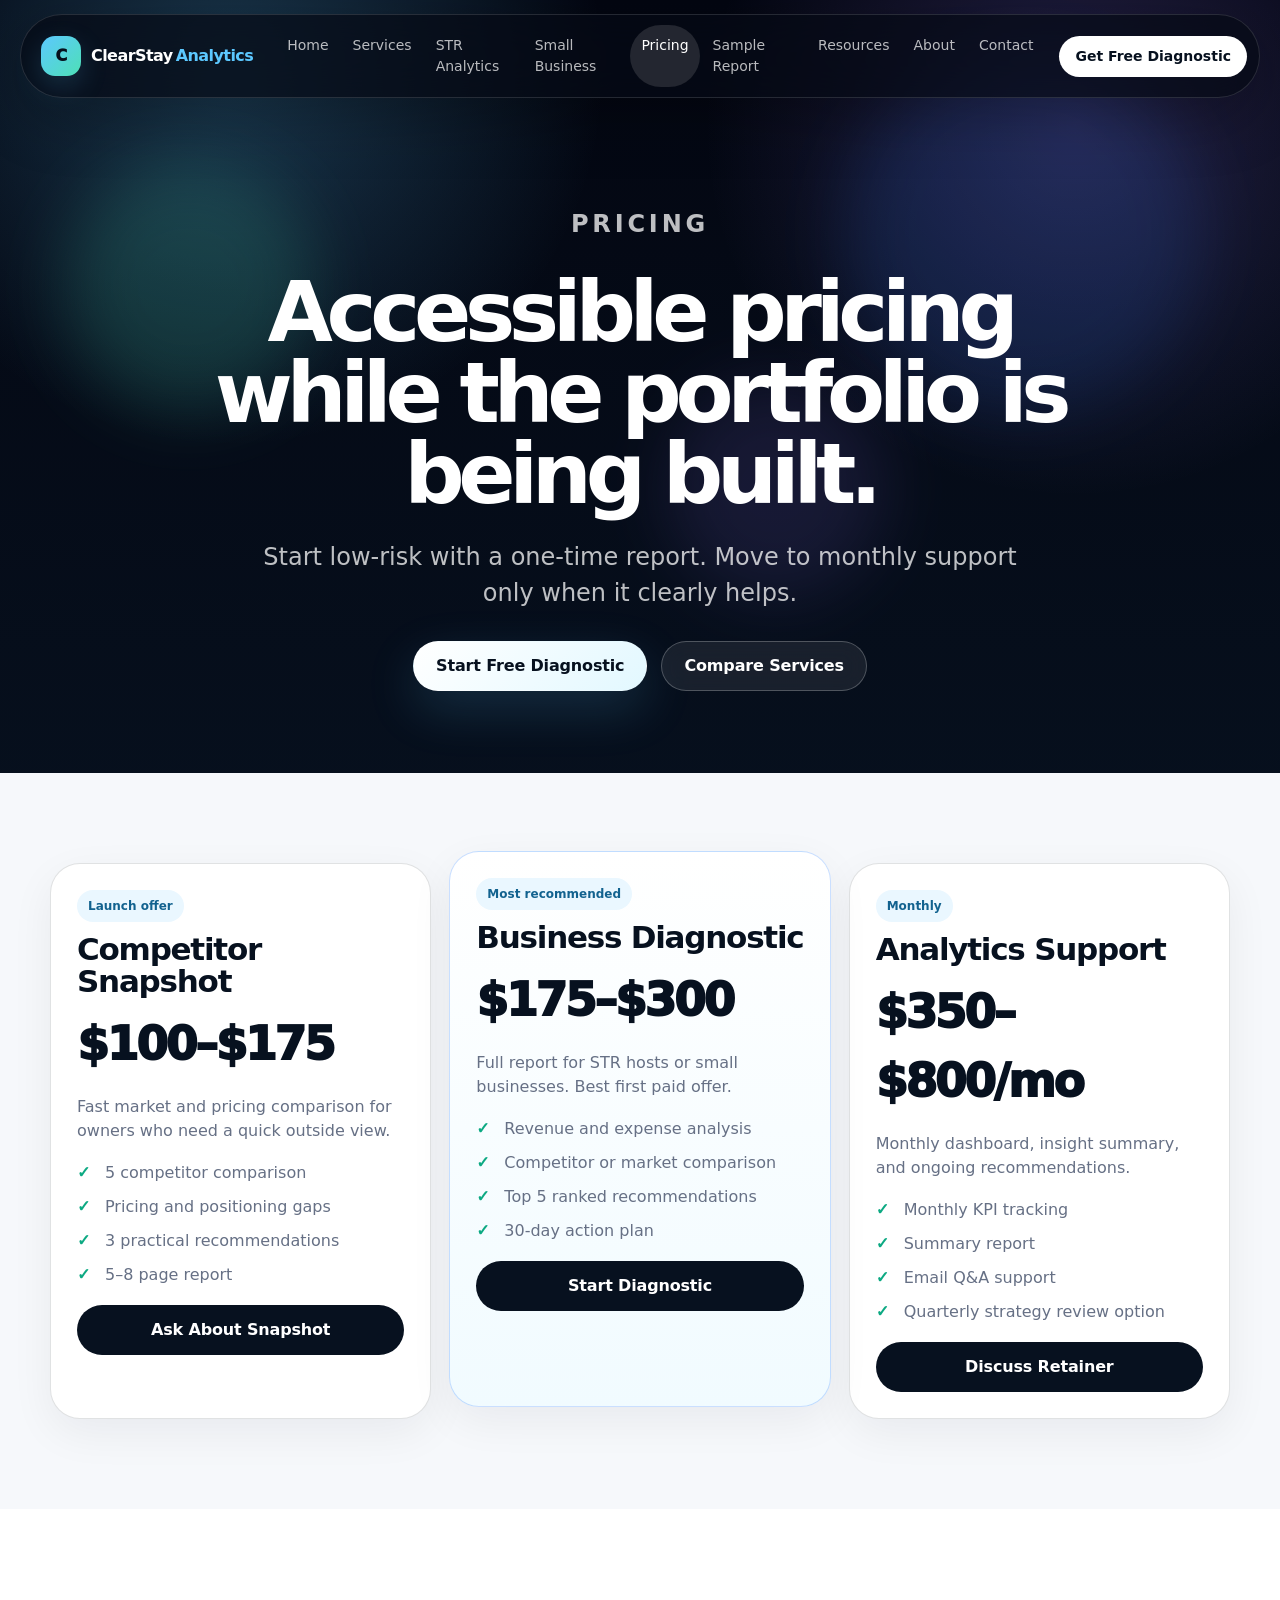
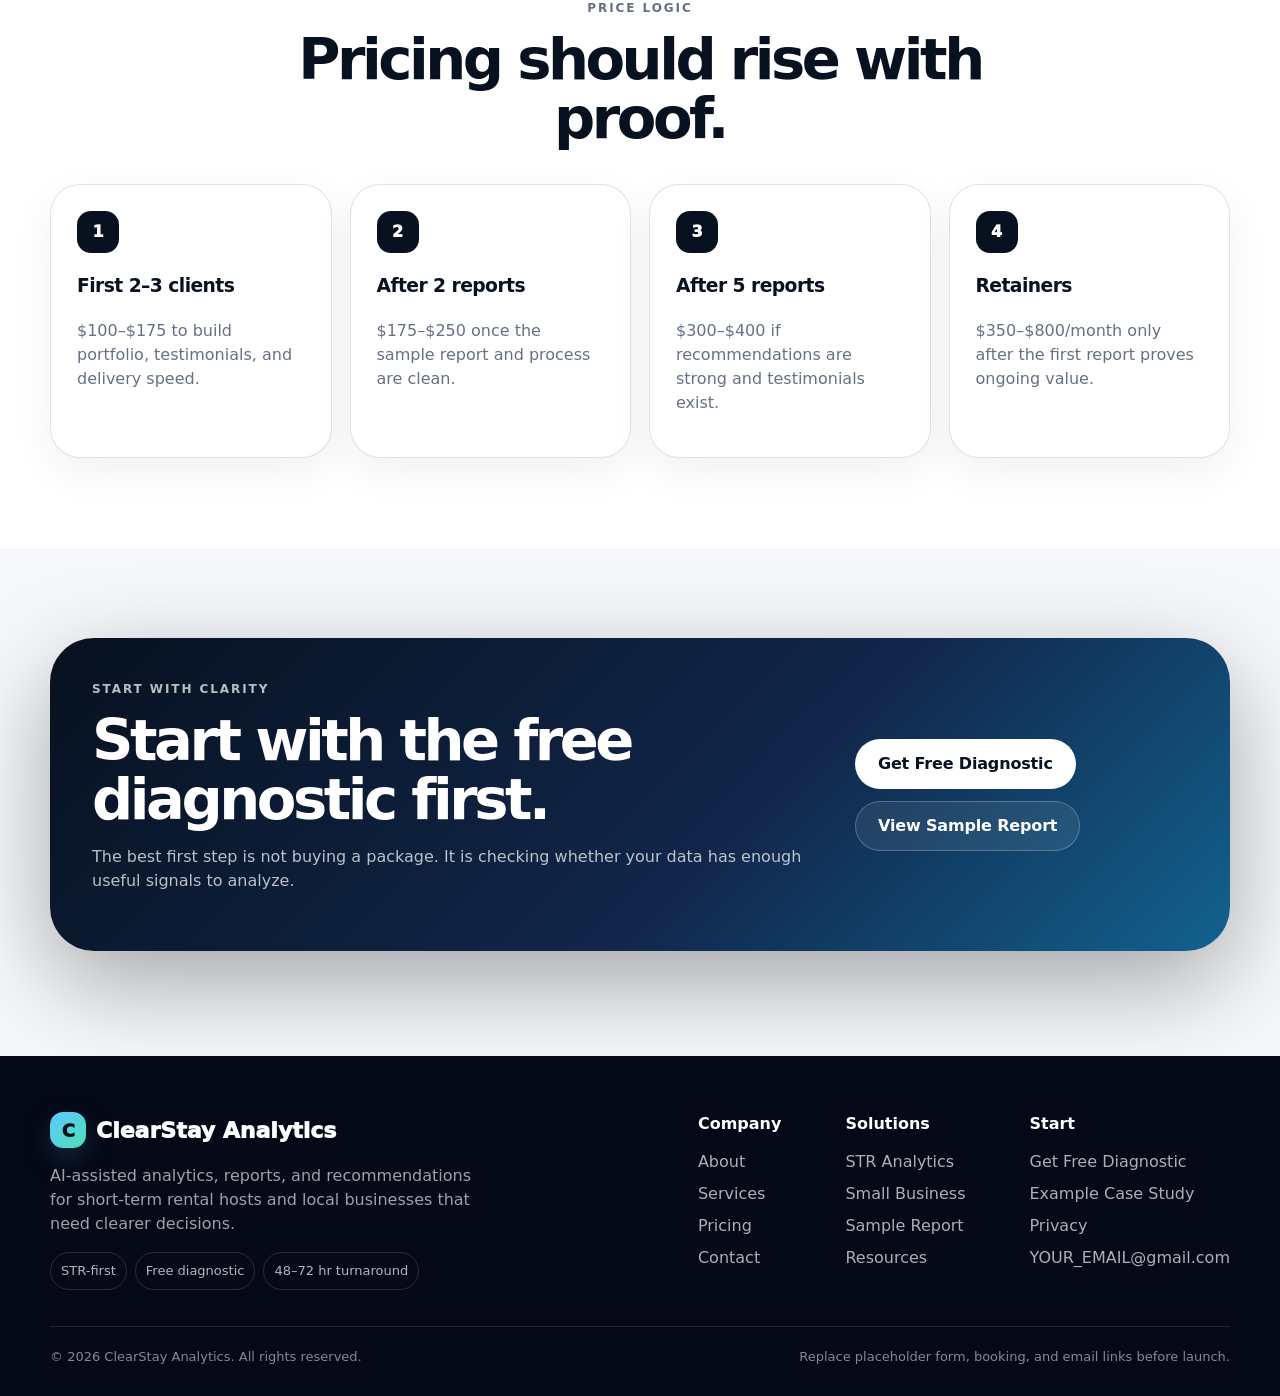
<file: pricing.html>
<!doctype html>
<html lang="en">
<head>
  <meta charset="utf-8" />
  <meta name="viewport" content="width=device-width, initial-scale=1" />
  <title>Pricing | ClearStay Analytics</title>
  <meta name="description" content="ClearStay Analytics pricing for diagnostics, snapshots, and retainers." />
  <meta name="theme-color" content="#050816" />
  <meta property="og:title" content="Pricing | ClearStay Analytics" />
  <meta property="og:description" content="ClearStay Analytics pricing for diagnostics, snapshots, and retainers." />
  <meta property="og:type" content="website" />
  <link rel="stylesheet" href="styles.css" />
  <script defer src="script.js"></script>
</head>
<body class="">
  <div class="ambient" aria-hidden="true"><span></span><span></span><span></span></div>
  <div class="scroll-progress" id="scrollProgress"></div>

  <header class="site-header" data-header>
    <a class="brand" href="index.html" aria-label="ClearStay Analytics home">
      <span class="logo-mark" aria-hidden="true">C</span>
      <strong>ClearStay<span>Analytics</span></strong>
    </a>
    <button class="menu-button" type="button" aria-label="Open navigation" data-menu-toggle><span></span><span></span><span></span></button>
    <nav class="nav" data-nav>
      <a class="nav-link " href="index.html">Home</a>
<a class="nav-link " href="services.html">Services</a>
<a class="nav-link " href="str-analytics.html">STR Analytics</a>
<a class="nav-link " href="small-business.html">Small Business</a>
<a class="nav-link active" href="pricing.html">Pricing</a>
<a class="nav-link " href="sample-report.html">Sample Report</a>
<a class="nav-link " href="resources.html">Resources</a>
<a class="nav-link " href="about.html">About</a>
<a class="nav-link " href="contact.html">Contact</a>
    </nav>
    <a class="nav-cta" href="contact.html">Get Free Diagnostic</a>
  </header>

  <main>

  <section class="page-hero"><p class="eyebrow">Pricing</p><h1>Accessible pricing while the portfolio is being built.</h1><p>Start low-risk with a one-time report. Move to monthly support only when it clearly helps.</p><div class="hero-actions center"><a class="btn btn-primary" href="contact.html">Start Free Diagnostic</a><a class="btn btn-secondary" href="services.html">Compare Services</a></div></section>
  <section class="section reveal"><div class="pricing-grid">
    <article class="price-card"><span class="tag">Launch offer</span><h2>Competitor Snapshot</h2><p class="price">$100–$175</p><p>Fast market and pricing comparison for owners who need a quick outside view.</p><ul class="check-list"><li>5 competitor comparison</li><li>Pricing and positioning gaps</li><li>3 practical recommendations</li><li>5–8 page report</li></ul><a class="btn btn-dark full" href="contact.html">Ask About Snapshot</a></article>
    <article class="price-card featured"><span class="tag">Most recommended</span><h2>Business Diagnostic</h2><p class="price">$175–$300</p><p>Full report for STR hosts or small businesses. Best first paid offer.</p><ul class="check-list"><li>Revenue and expense analysis</li><li>Competitor or market comparison</li><li>Top 5 ranked recommendations</li><li>30-day action plan</li></ul><a class="btn btn-dark full" href="contact.html">Start Diagnostic</a></article>
    <article class="price-card"><span class="tag">Monthly</span><h2>Analytics Support</h2><p class="price">$350–$800/mo</p><p>Monthly dashboard, insight summary, and ongoing recommendations.</p><ul class="check-list"><li>Monthly KPI tracking</li><li>Summary report</li><li>Email Q&A support</li><li>Quarterly strategy review option</li></ul><a class="btn btn-dark full" href="contact.html">Discuss Retainer</a></article>
  </div></section>
  <section class="section section-alt reveal"><div class="section-heading center"><p class="eyebrow">Price logic</p><h2>Pricing should rise with proof.</h2></div><div class="timeline"><div><span>1</span><h3>First 2–3 clients</h3><p>$100–$175 to build portfolio, testimonials, and delivery speed.</p></div><div><span>2</span><h3>After 2 reports</h3><p>$175–$250 once the sample report and process are clean.</p></div><div><span>3</span><h3>After 5 reports</h3><p>$300–$400 if recommendations are strong and testimonials exist.</p></div><div><span>4</span><h3>Retainers</h3><p>$350–$800/month only after the first report proves ongoing value.</p></div></div></section>
<section class="section section-last reveal">
    <div class="cta-panel">
      <div><p class="eyebrow">Start with clarity</p><h2>Start with the free diagnostic first.</h2><p>The best first step is not buying a package. It is checking whether your data has enough useful signals to analyze.</p></div>
      <div class="cta-actions"><a class="btn btn-light" href="contact.html">Get Free Diagnostic</a><a class="btn btn-ghost" href="sample-report.html">View Sample Report</a></div>
    </div>
  </section>
  </main>

  <footer class="footer">
    <div class="footer-main">
      <div class="footer-brand-block">
        <a class="footer-logo" href="index.html"><span class="logo-mark" aria-hidden="true">C</span> ClearStay Analytics</a>
        <p>AI-assisted analytics, reports, and recommendations for short-term rental hosts and local businesses that need clearer decisions.</p>
        <div class="footer-badges"><span>STR-first</span><span>Free diagnostic</span><span>48–72 hr turnaround</span></div>
      </div>
      <div class="footer-links">
        <div><h4>Company</h4><a href="about.html">About</a><a href="services.html">Services</a><a href="pricing.html">Pricing</a><a href="contact.html">Contact</a></div>
        <div><h4>Solutions</h4><a href="str-analytics.html">STR Analytics</a><a href="small-business.html">Small Business</a><a href="sample-report.html">Sample Report</a><a href="resources.html">Resources</a></div>
        <div><h4>Start</h4><a href="contact.html">Get Free Diagnostic</a><a href="case-study.html">Example Case Study</a><a href="privacy.html">Privacy</a><a href="mailto:YOUR_EMAIL@gmail.com">YOUR_EMAIL@gmail.com</a></div>
      </div>
    </div>
    <div class="footer-bottom"><span>© 2026 ClearStay Analytics. All rights reserved.</span><span>Replace placeholder form, booking, and email links before launch.</span></div>
  </footer>
</body>
</html>
</file>
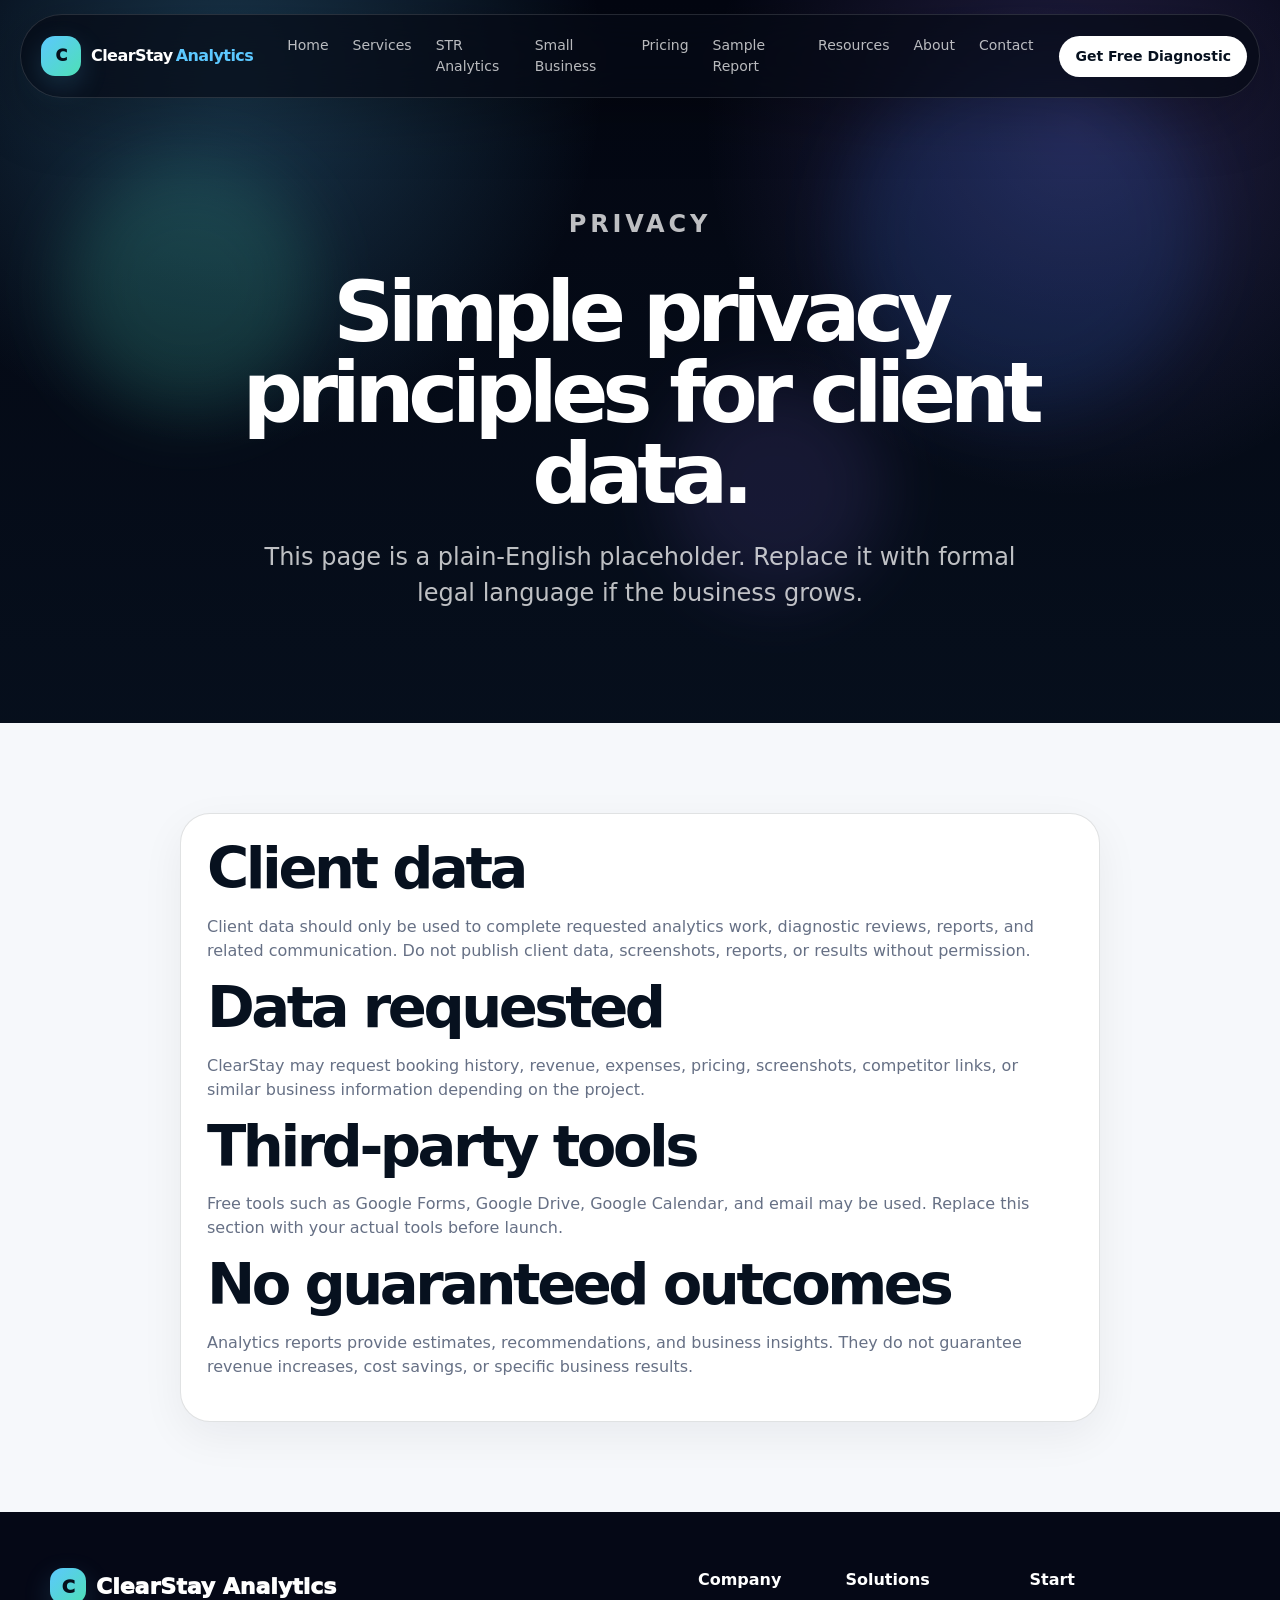
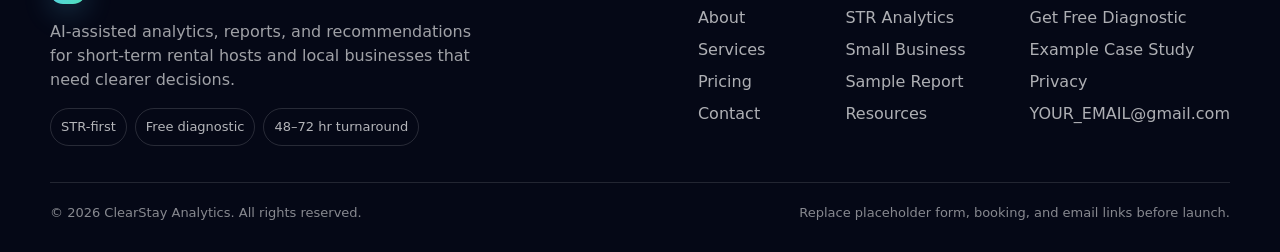
<file: privacy.html>
<!doctype html>
<html lang="en">
<head>
  <meta charset="utf-8" />
  <meta name="viewport" content="width=device-width, initial-scale=1" />
  <title>Privacy | ClearStay Analytics</title>
  <meta name="description" content="Privacy principles for ClearStay Analytics client data." />
  <meta name="theme-color" content="#050816" />
  <meta property="og:title" content="Privacy | ClearStay Analytics" />
  <meta property="og:description" content="Privacy principles for ClearStay Analytics client data." />
  <meta property="og:type" content="website" />
  <link rel="stylesheet" href="styles.css" />
  <script defer src="script.js"></script>
</head>
<body class="">
  <div class="ambient" aria-hidden="true"><span></span><span></span><span></span></div>
  <div class="scroll-progress" id="scrollProgress"></div>

  <header class="site-header" data-header>
    <a class="brand" href="index.html" aria-label="ClearStay Analytics home">
      <span class="logo-mark" aria-hidden="true">C</span>
      <strong>ClearStay<span>Analytics</span></strong>
    </a>
    <button class="menu-button" type="button" aria-label="Open navigation" data-menu-toggle><span></span><span></span><span></span></button>
    <nav class="nav" data-nav>
      <a class="nav-link " href="index.html">Home</a>
<a class="nav-link " href="services.html">Services</a>
<a class="nav-link " href="str-analytics.html">STR Analytics</a>
<a class="nav-link " href="small-business.html">Small Business</a>
<a class="nav-link " href="pricing.html">Pricing</a>
<a class="nav-link " href="sample-report.html">Sample Report</a>
<a class="nav-link " href="resources.html">Resources</a>
<a class="nav-link " href="about.html">About</a>
<a class="nav-link " href="contact.html">Contact</a>
    </nav>
    <a class="nav-cta" href="contact.html">Get Free Diagnostic</a>
  </header>

  <main>

  <section class="page-hero"><p class="eyebrow">Privacy</p><h1>Simple privacy principles for client data.</h1><p>This page is a plain-English placeholder. Replace it with formal legal language if the business grows.</p></section>
  <section class="section reveal"><div class="content-card"><h2>Client data</h2><p>Client data should only be used to complete requested analytics work, diagnostic reviews, reports, and related communication. Do not publish client data, screenshots, reports, or results without permission.</p><h2>Data requested</h2><p>ClearStay may request booking history, revenue, expenses, pricing, screenshots, competitor links, or similar business information depending on the project.</p><h2>Third-party tools</h2><p>Free tools such as Google Forms, Google Drive, Google Calendar, and email may be used. Replace this section with your actual tools before launch.</p><h2>No guaranteed outcomes</h2><p>Analytics reports provide estimates, recommendations, and business insights. They do not guarantee revenue increases, cost savings, or specific business results.</p></div></section>

  </main>

  <footer class="footer">
    <div class="footer-main">
      <div class="footer-brand-block">
        <a class="footer-logo" href="index.html"><span class="logo-mark" aria-hidden="true">C</span> ClearStay Analytics</a>
        <p>AI-assisted analytics, reports, and recommendations for short-term rental hosts and local businesses that need clearer decisions.</p>
        <div class="footer-badges"><span>STR-first</span><span>Free diagnostic</span><span>48–72 hr turnaround</span></div>
      </div>
      <div class="footer-links">
        <div><h4>Company</h4><a href="about.html">About</a><a href="services.html">Services</a><a href="pricing.html">Pricing</a><a href="contact.html">Contact</a></div>
        <div><h4>Solutions</h4><a href="str-analytics.html">STR Analytics</a><a href="small-business.html">Small Business</a><a href="sample-report.html">Sample Report</a><a href="resources.html">Resources</a></div>
        <div><h4>Start</h4><a href="contact.html">Get Free Diagnostic</a><a href="case-study.html">Example Case Study</a><a href="privacy.html">Privacy</a><a href="mailto:YOUR_EMAIL@gmail.com">YOUR_EMAIL@gmail.com</a></div>
      </div>
    </div>
    <div class="footer-bottom"><span>© 2026 ClearStay Analytics. All rights reserved.</span><span>Replace placeholder form, booking, and email links before launch.</span></div>
  </footer>
</body>
</html>
</file>
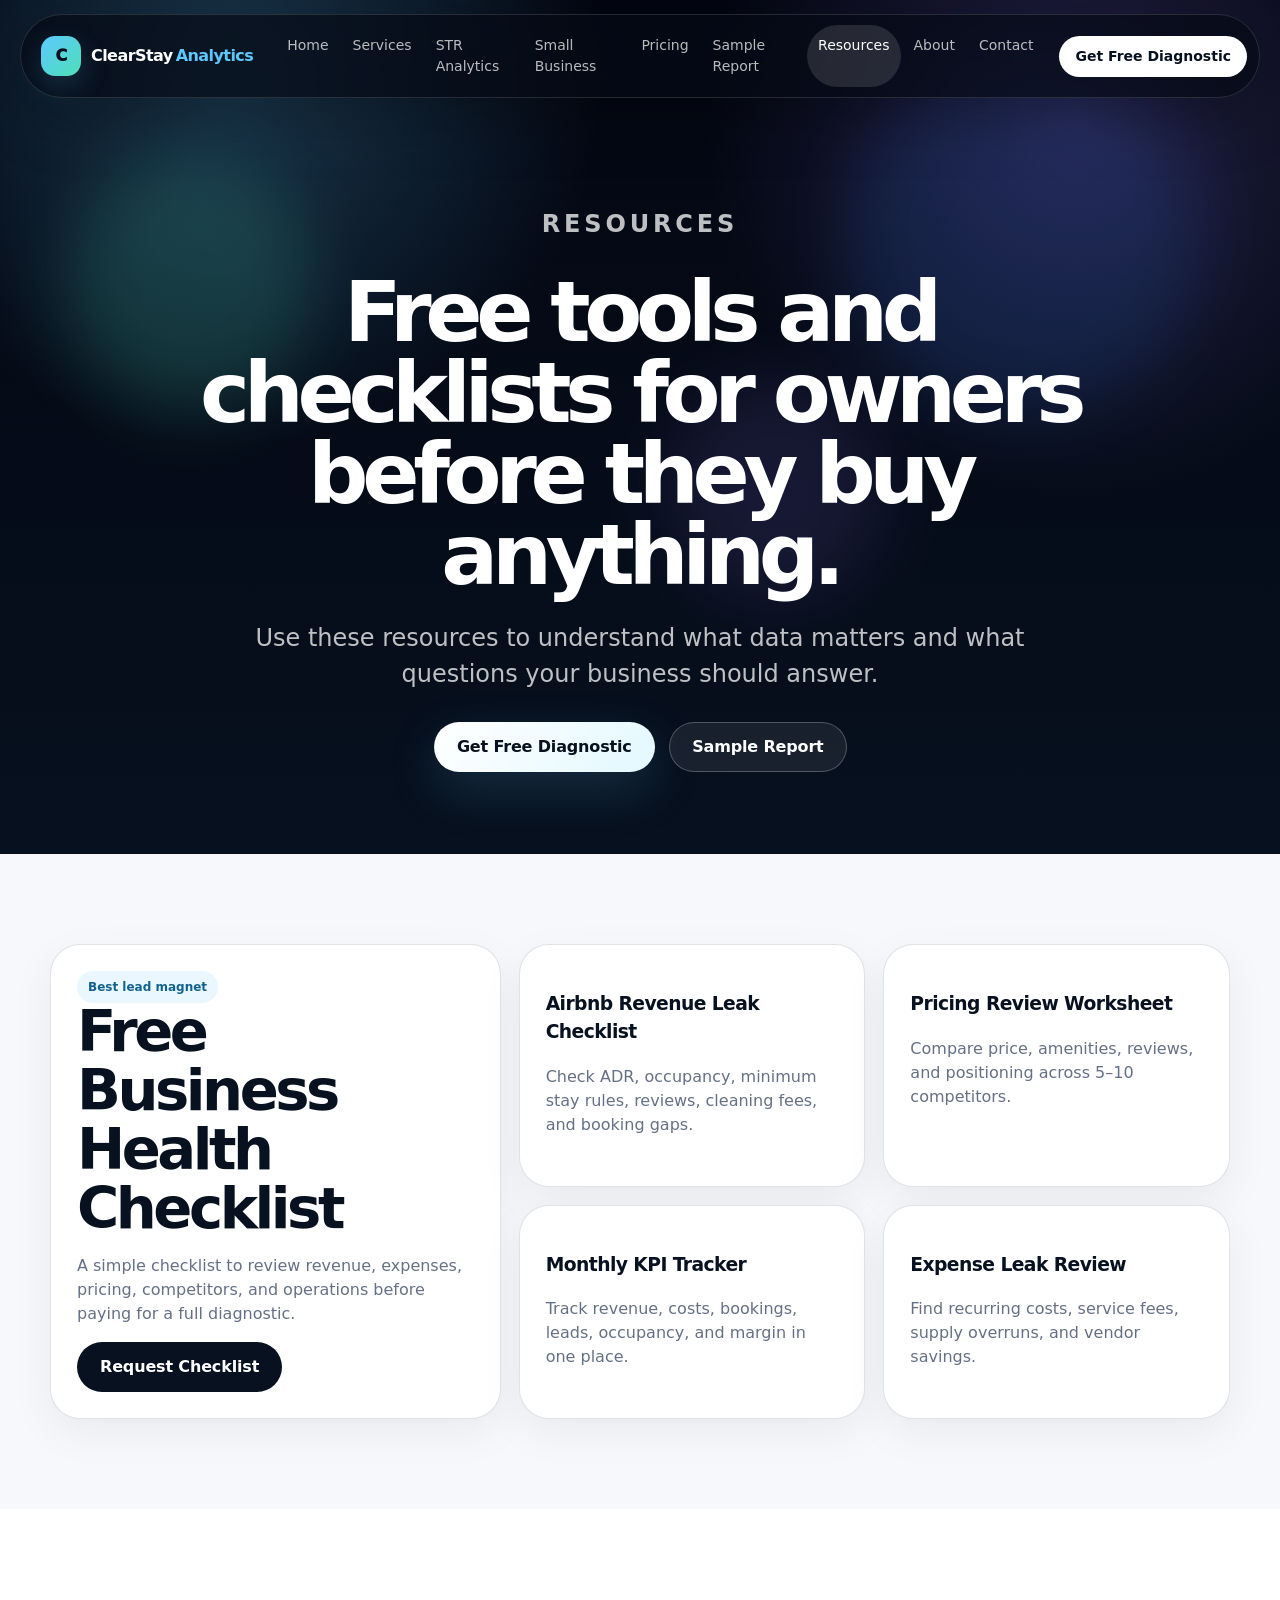
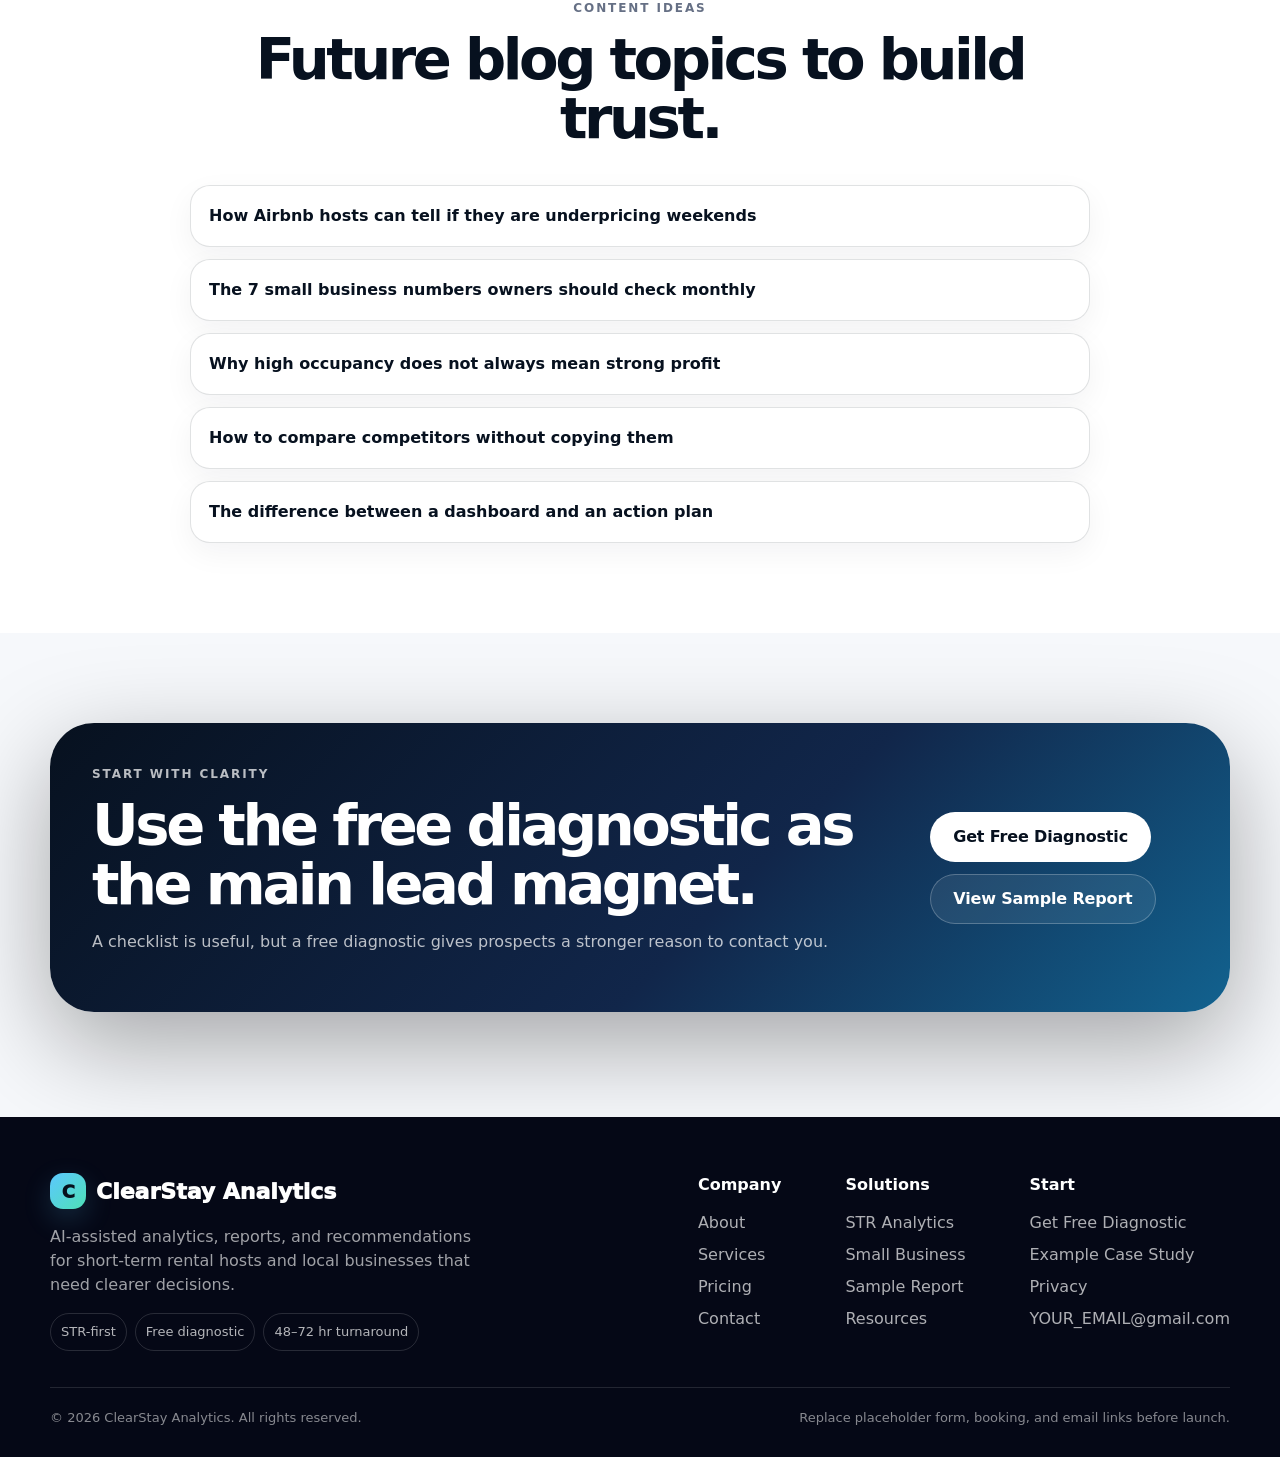
<file: resources.html>
<!doctype html>
<html lang="en">
<head>
  <meta charset="utf-8" />
  <meta name="viewport" content="width=device-width, initial-scale=1" />
  <title>Resources | ClearStay Analytics</title>
  <meta name="description" content="Free business analytics checklists and resources." />
  <meta name="theme-color" content="#050816" />
  <meta property="og:title" content="Resources | ClearStay Analytics" />
  <meta property="og:description" content="Free business analytics checklists and resources." />
  <meta property="og:type" content="website" />
  <link rel="stylesheet" href="styles.css" />
  <script defer src="script.js"></script>
</head>
<body class="">
  <div class="ambient" aria-hidden="true"><span></span><span></span><span></span></div>
  <div class="scroll-progress" id="scrollProgress"></div>

  <header class="site-header" data-header>
    <a class="brand" href="index.html" aria-label="ClearStay Analytics home">
      <span class="logo-mark" aria-hidden="true">C</span>
      <strong>ClearStay<span>Analytics</span></strong>
    </a>
    <button class="menu-button" type="button" aria-label="Open navigation" data-menu-toggle><span></span><span></span><span></span></button>
    <nav class="nav" data-nav>
      <a class="nav-link " href="index.html">Home</a>
<a class="nav-link " href="services.html">Services</a>
<a class="nav-link " href="str-analytics.html">STR Analytics</a>
<a class="nav-link " href="small-business.html">Small Business</a>
<a class="nav-link " href="pricing.html">Pricing</a>
<a class="nav-link " href="sample-report.html">Sample Report</a>
<a class="nav-link active" href="resources.html">Resources</a>
<a class="nav-link " href="about.html">About</a>
<a class="nav-link " href="contact.html">Contact</a>
    </nav>
    <a class="nav-cta" href="contact.html">Get Free Diagnostic</a>
  </header>

  <main>

  <section class="page-hero"><p class="eyebrow">Resources</p><h1>Free tools and checklists for owners before they buy anything.</h1><p>Use these resources to understand what data matters and what questions your business should answer.</p><div class="hero-actions center"><a class="btn btn-primary" href="contact.html">Get Free Diagnostic</a><a class="btn btn-secondary" href="sample-report.html">Sample Report</a></div></section>
  <section class="section reveal"><div class="resource-grid"><article class="resource-card featured-resource"><span class="tag">Best lead magnet</span><h2>Free Business Health Checklist</h2><p>A simple checklist to review revenue, expenses, pricing, competitors, and operations before paying for a full diagnostic.</p><a class="btn btn-dark" href="contact.html">Request Checklist</a></article><article class="resource-card"><h3>Airbnb Revenue Leak Checklist</h3><p>Check ADR, occupancy, minimum stay rules, reviews, cleaning fees, and booking gaps.</p></article><article class="resource-card"><h3>Pricing Review Worksheet</h3><p>Compare price, amenities, reviews, and positioning across 5–10 competitors.</p></article><article class="resource-card"><h3>Monthly KPI Tracker</h3><p>Track revenue, costs, bookings, leads, occupancy, and margin in one place.</p></article><article class="resource-card"><h3>Expense Leak Review</h3><p>Find recurring costs, service fees, supply overruns, and vendor savings.</p></article></div></section>
  <section class="section section-alt reveal"><div class="section-heading center"><p class="eyebrow">Content ideas</p><h2>Future blog topics to build trust.</h2></div><div class="content-list"><a href="#">How Airbnb hosts can tell if they are underpricing weekends</a><a href="#">The 7 small business numbers owners should check monthly</a><a href="#">Why high occupancy does not always mean strong profit</a><a href="#">How to compare competitors without copying them</a><a href="#">The difference between a dashboard and an action plan</a></div></section>
<section class="section section-last reveal">
    <div class="cta-panel">
      <div><p class="eyebrow">Start with clarity</p><h2>Use the free diagnostic as the main lead magnet.</h2><p>A checklist is useful, but a free diagnostic gives prospects a stronger reason to contact you.</p></div>
      <div class="cta-actions"><a class="btn btn-light" href="contact.html">Get Free Diagnostic</a><a class="btn btn-ghost" href="sample-report.html">View Sample Report</a></div>
    </div>
  </section>
  </main>

  <footer class="footer">
    <div class="footer-main">
      <div class="footer-brand-block">
        <a class="footer-logo" href="index.html"><span class="logo-mark" aria-hidden="true">C</span> ClearStay Analytics</a>
        <p>AI-assisted analytics, reports, and recommendations for short-term rental hosts and local businesses that need clearer decisions.</p>
        <div class="footer-badges"><span>STR-first</span><span>Free diagnostic</span><span>48–72 hr turnaround</span></div>
      </div>
      <div class="footer-links">
        <div><h4>Company</h4><a href="about.html">About</a><a href="services.html">Services</a><a href="pricing.html">Pricing</a><a href="contact.html">Contact</a></div>
        <div><h4>Solutions</h4><a href="str-analytics.html">STR Analytics</a><a href="small-business.html">Small Business</a><a href="sample-report.html">Sample Report</a><a href="resources.html">Resources</a></div>
        <div><h4>Start</h4><a href="contact.html">Get Free Diagnostic</a><a href="case-study.html">Example Case Study</a><a href="privacy.html">Privacy</a><a href="mailto:YOUR_EMAIL@gmail.com">YOUR_EMAIL@gmail.com</a></div>
      </div>
    </div>
    <div class="footer-bottom"><span>© 2026 ClearStay Analytics. All rights reserved.</span><span>Replace placeholder form, booking, and email links before launch.</span></div>
  </footer>
</body>
</html>
</file>
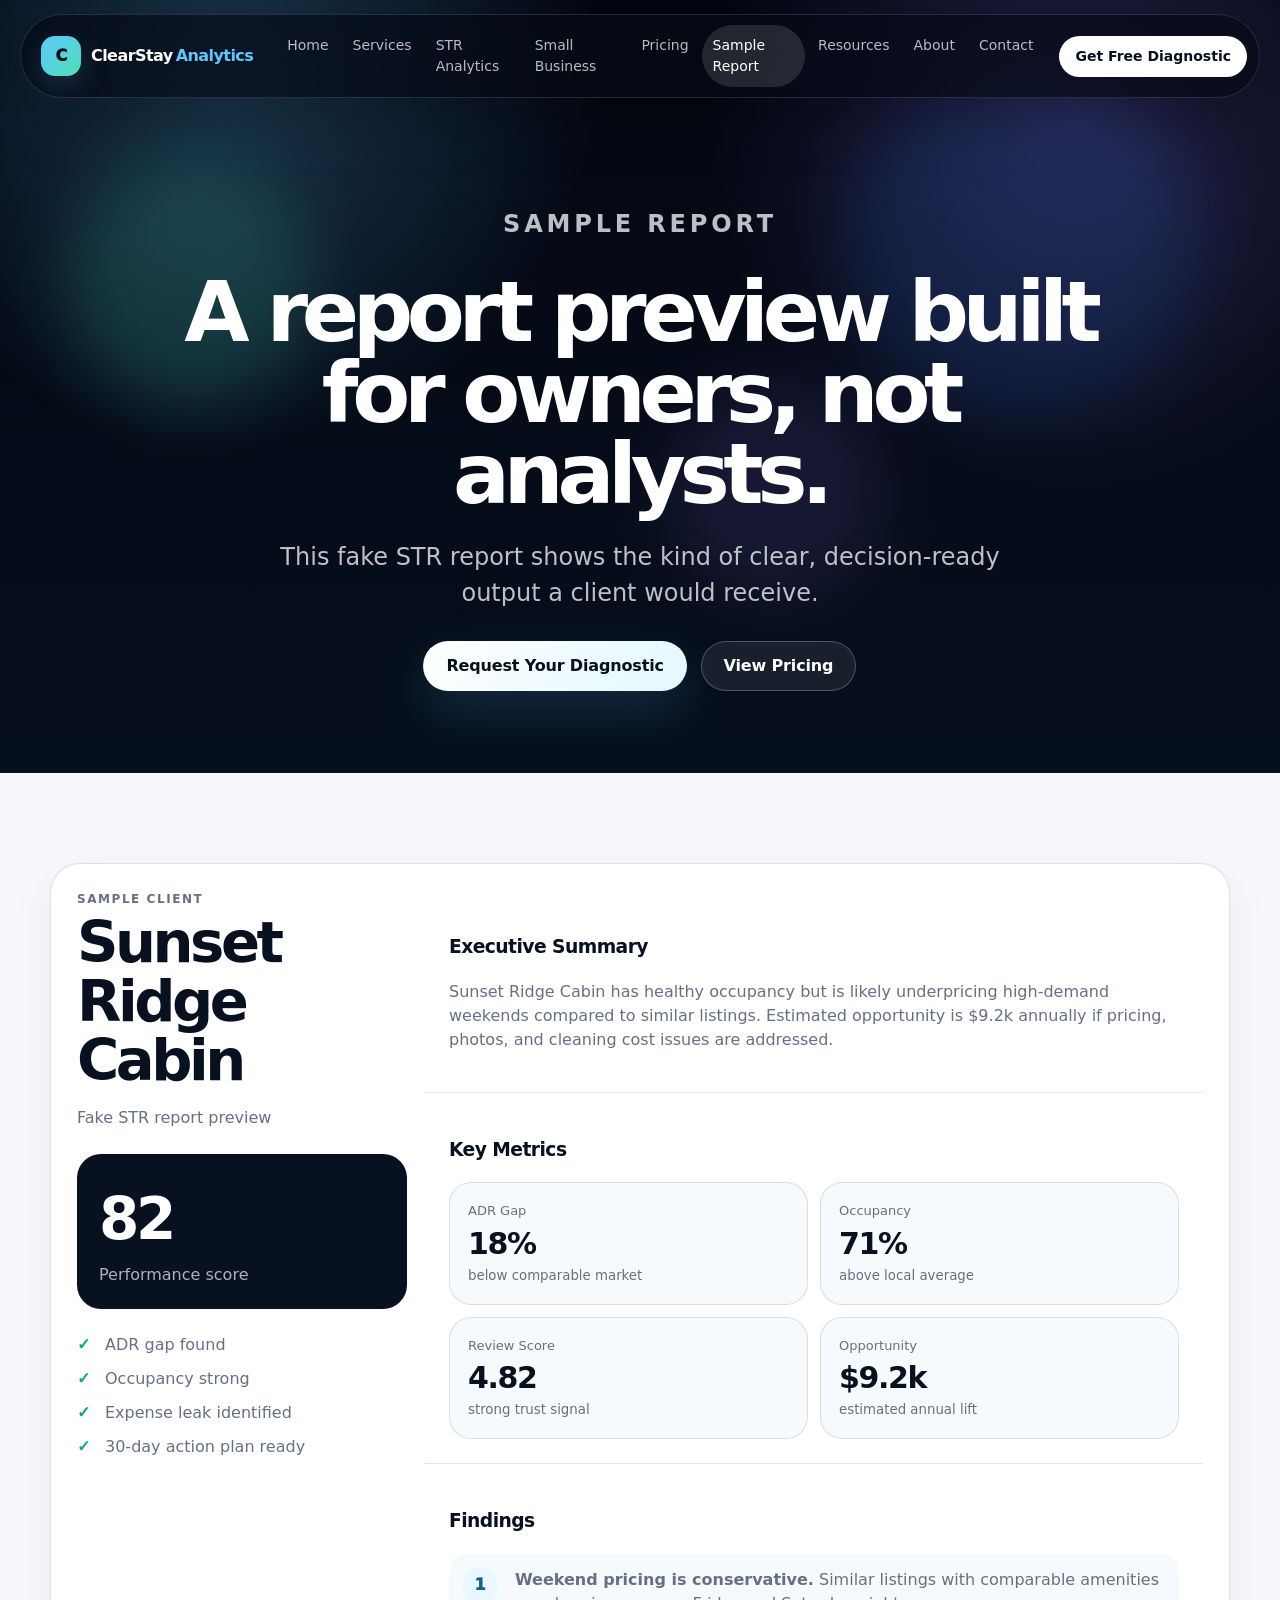
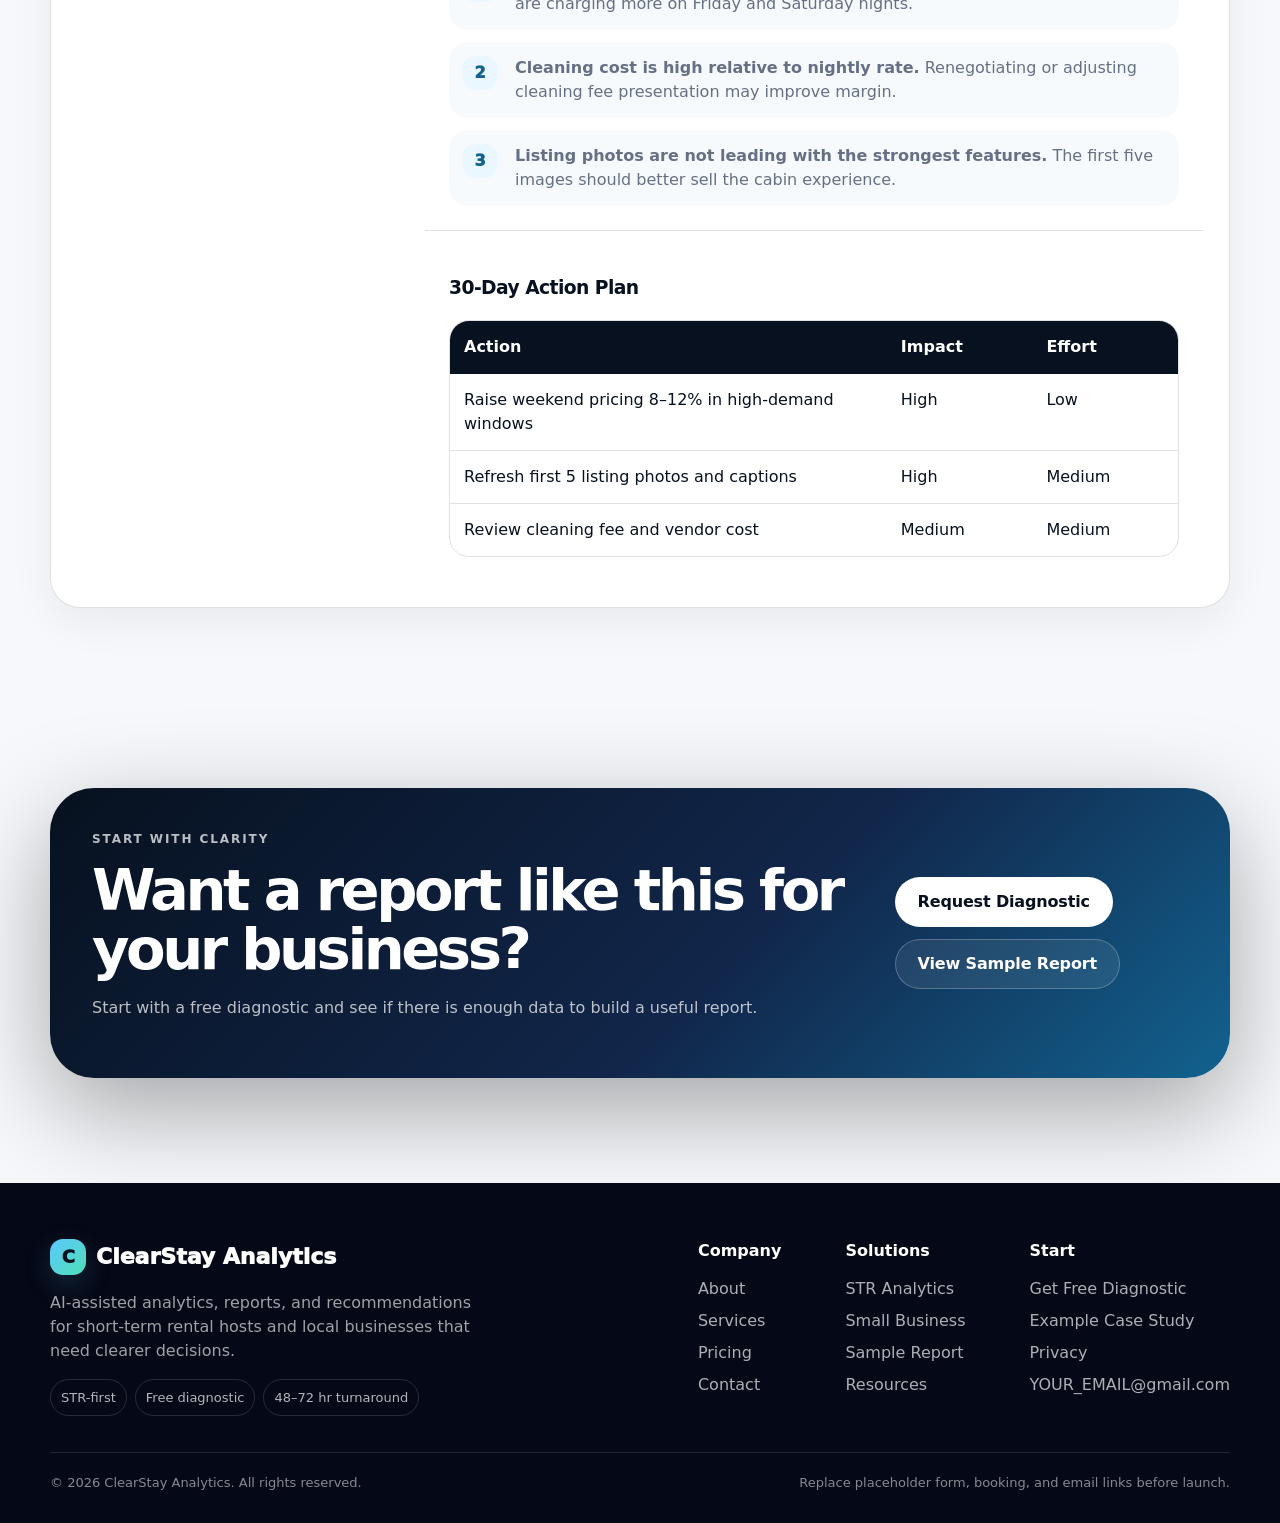
<file: sample-report.html>
<!doctype html>
<html lang="en">
<head>
  <meta charset="utf-8" />
  <meta name="viewport" content="width=device-width, initial-scale=1" />
  <title>Sample Report | ClearStay Analytics</title>
  <meta name="description" content="Example diagnostic report preview for a short-term rental client." />
  <meta name="theme-color" content="#050816" />
  <meta property="og:title" content="Sample Report | ClearStay Analytics" />
  <meta property="og:description" content="Example diagnostic report preview for a short-term rental client." />
  <meta property="og:type" content="website" />
  <link rel="stylesheet" href="styles.css" />
  <script defer src="script.js"></script>
</head>
<body class="">
  <div class="ambient" aria-hidden="true"><span></span><span></span><span></span></div>
  <div class="scroll-progress" id="scrollProgress"></div>

  <header class="site-header" data-header>
    <a class="brand" href="index.html" aria-label="ClearStay Analytics home">
      <span class="logo-mark" aria-hidden="true">C</span>
      <strong>ClearStay<span>Analytics</span></strong>
    </a>
    <button class="menu-button" type="button" aria-label="Open navigation" data-menu-toggle><span></span><span></span><span></span></button>
    <nav class="nav" data-nav>
      <a class="nav-link " href="index.html">Home</a>
<a class="nav-link " href="services.html">Services</a>
<a class="nav-link " href="str-analytics.html">STR Analytics</a>
<a class="nav-link " href="small-business.html">Small Business</a>
<a class="nav-link " href="pricing.html">Pricing</a>
<a class="nav-link active" href="sample-report.html">Sample Report</a>
<a class="nav-link " href="resources.html">Resources</a>
<a class="nav-link " href="about.html">About</a>
<a class="nav-link " href="contact.html">Contact</a>
    </nav>
    <a class="nav-cta" href="contact.html">Get Free Diagnostic</a>
  </header>

  <main>

  <section class="page-hero"><p class="eyebrow">Sample Report</p><h1>A report preview built for owners, not analysts.</h1><p>This fake STR report shows the kind of clear, decision-ready output a client would receive.</p><div class="hero-actions center"><a class="btn btn-primary" href="contact.html">Request Your Diagnostic</a><a class="btn btn-secondary" href="pricing.html">View Pricing</a></div></section>
  <section class="section reveal"><div class="sample-shell"><aside class="sample-sidebar"><p class="label">Sample Client</p><h2>Sunset Ridge Cabin</h2><p>Fake STR report preview</p><div class="report-score"><strong>82</strong><span>Performance score</span></div><ul class="check-list"><li>ADR gap found</li><li>Occupancy strong</li><li>Expense leak identified</li><li>30-day action plan ready</li></ul></aside><div class="report-body"><section><h3>Executive Summary</h3><p>Sunset Ridge Cabin has healthy occupancy but is likely underpricing high-demand weekends compared to similar listings. Estimated opportunity is $9.2k annually if pricing, photos, and cleaning cost issues are addressed.</p></section><section><h3>Key Metrics</h3><div class="metric-grid light"><div><span>ADR Gap</span><strong>18%</strong><small>below comparable market</small></div><div><span>Occupancy</span><strong>71%</strong><small>above local average</small></div><div><span>Review Score</span><strong>4.82</strong><small>strong trust signal</small></div><div><span>Opportunity</span><strong>$9.2k</strong><small>estimated annual lift</small></div></div></section><section><h3>Findings</h3><div class="finding-list"><div><span>1</span><p><b>Weekend pricing is conservative.</b> Similar listings with comparable amenities are charging more on Friday and Saturday nights.</p></div><div><span>2</span><p><b>Cleaning cost is high relative to nightly rate.</b> Renegotiating or adjusting cleaning fee presentation may improve margin.</p></div><div><span>3</span><p><b>Listing photos are not leading with the strongest features.</b> The first five images should better sell the cabin experience.</p></div></div></section><section><h3>30-Day Action Plan</h3><div class="action-table"><div><b>Action</b><b>Impact</b><b>Effort</b></div><div><span>Raise weekend pricing 8–12% in high-demand windows</span><span>High</span><span>Low</span></div><div><span>Refresh first 5 listing photos and captions</span><span>High</span><span>Medium</span></div><div><span>Review cleaning fee and vendor cost</span><span>Medium</span><span>Medium</span></div></div></section></div></div></section>
<section class="section section-last reveal">
    <div class="cta-panel">
      <div><p class="eyebrow">Start with clarity</p><h2>Want a report like this for your business?</h2><p>Start with a free diagnostic and see if there is enough data to build a useful report.</p></div>
      <div class="cta-actions"><a class="btn btn-light" href="contact.html">Request Diagnostic</a><a class="btn btn-ghost" href="sample-report.html">View Sample Report</a></div>
    </div>
  </section>
  </main>

  <footer class="footer">
    <div class="footer-main">
      <div class="footer-brand-block">
        <a class="footer-logo" href="index.html"><span class="logo-mark" aria-hidden="true">C</span> ClearStay Analytics</a>
        <p>AI-assisted analytics, reports, and recommendations for short-term rental hosts and local businesses that need clearer decisions.</p>
        <div class="footer-badges"><span>STR-first</span><span>Free diagnostic</span><span>48–72 hr turnaround</span></div>
      </div>
      <div class="footer-links">
        <div><h4>Company</h4><a href="about.html">About</a><a href="services.html">Services</a><a href="pricing.html">Pricing</a><a href="contact.html">Contact</a></div>
        <div><h4>Solutions</h4><a href="str-analytics.html">STR Analytics</a><a href="small-business.html">Small Business</a><a href="sample-report.html">Sample Report</a><a href="resources.html">Resources</a></div>
        <div><h4>Start</h4><a href="contact.html">Get Free Diagnostic</a><a href="case-study.html">Example Case Study</a><a href="privacy.html">Privacy</a><a href="mailto:YOUR_EMAIL@gmail.com">YOUR_EMAIL@gmail.com</a></div>
      </div>
    </div>
    <div class="footer-bottom"><span>© 2026 ClearStay Analytics. All rights reserved.</span><span>Replace placeholder form, booking, and email links before launch.</span></div>
  </footer>
</body>
</html>
</file>
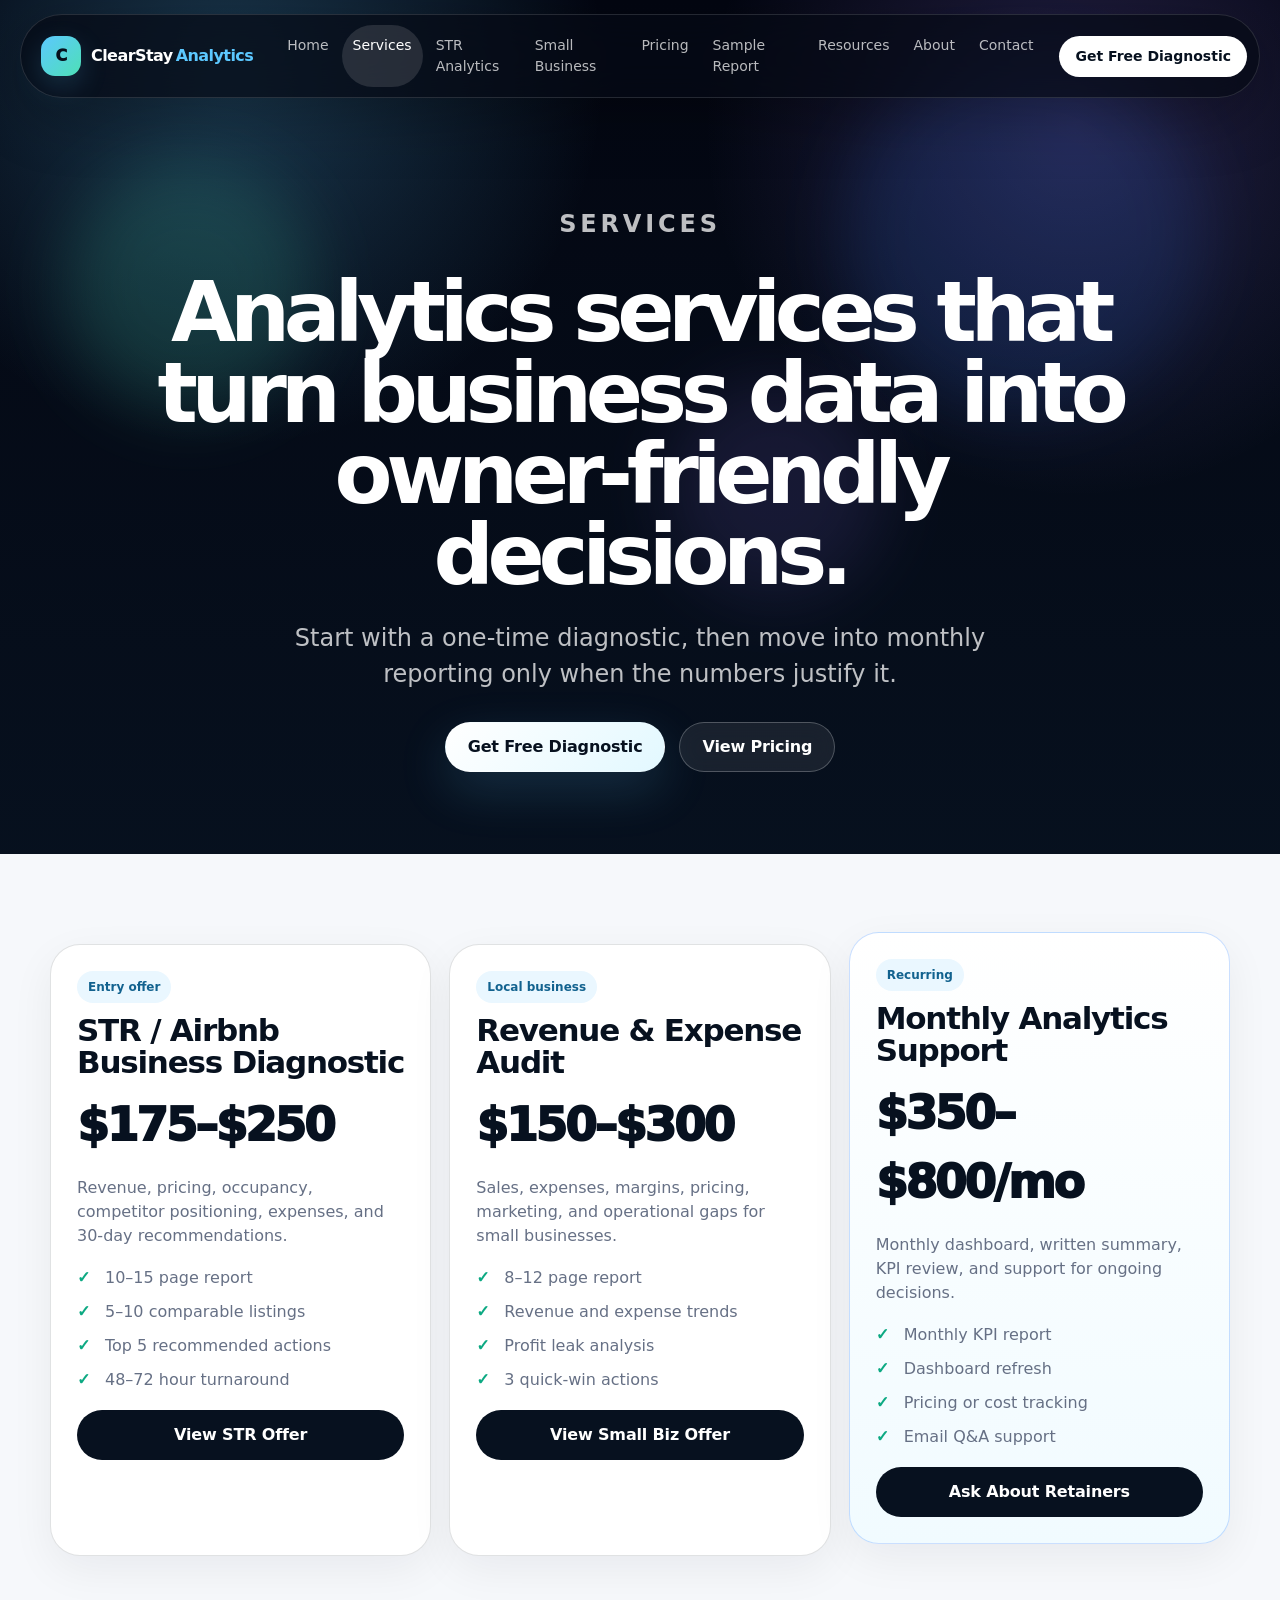
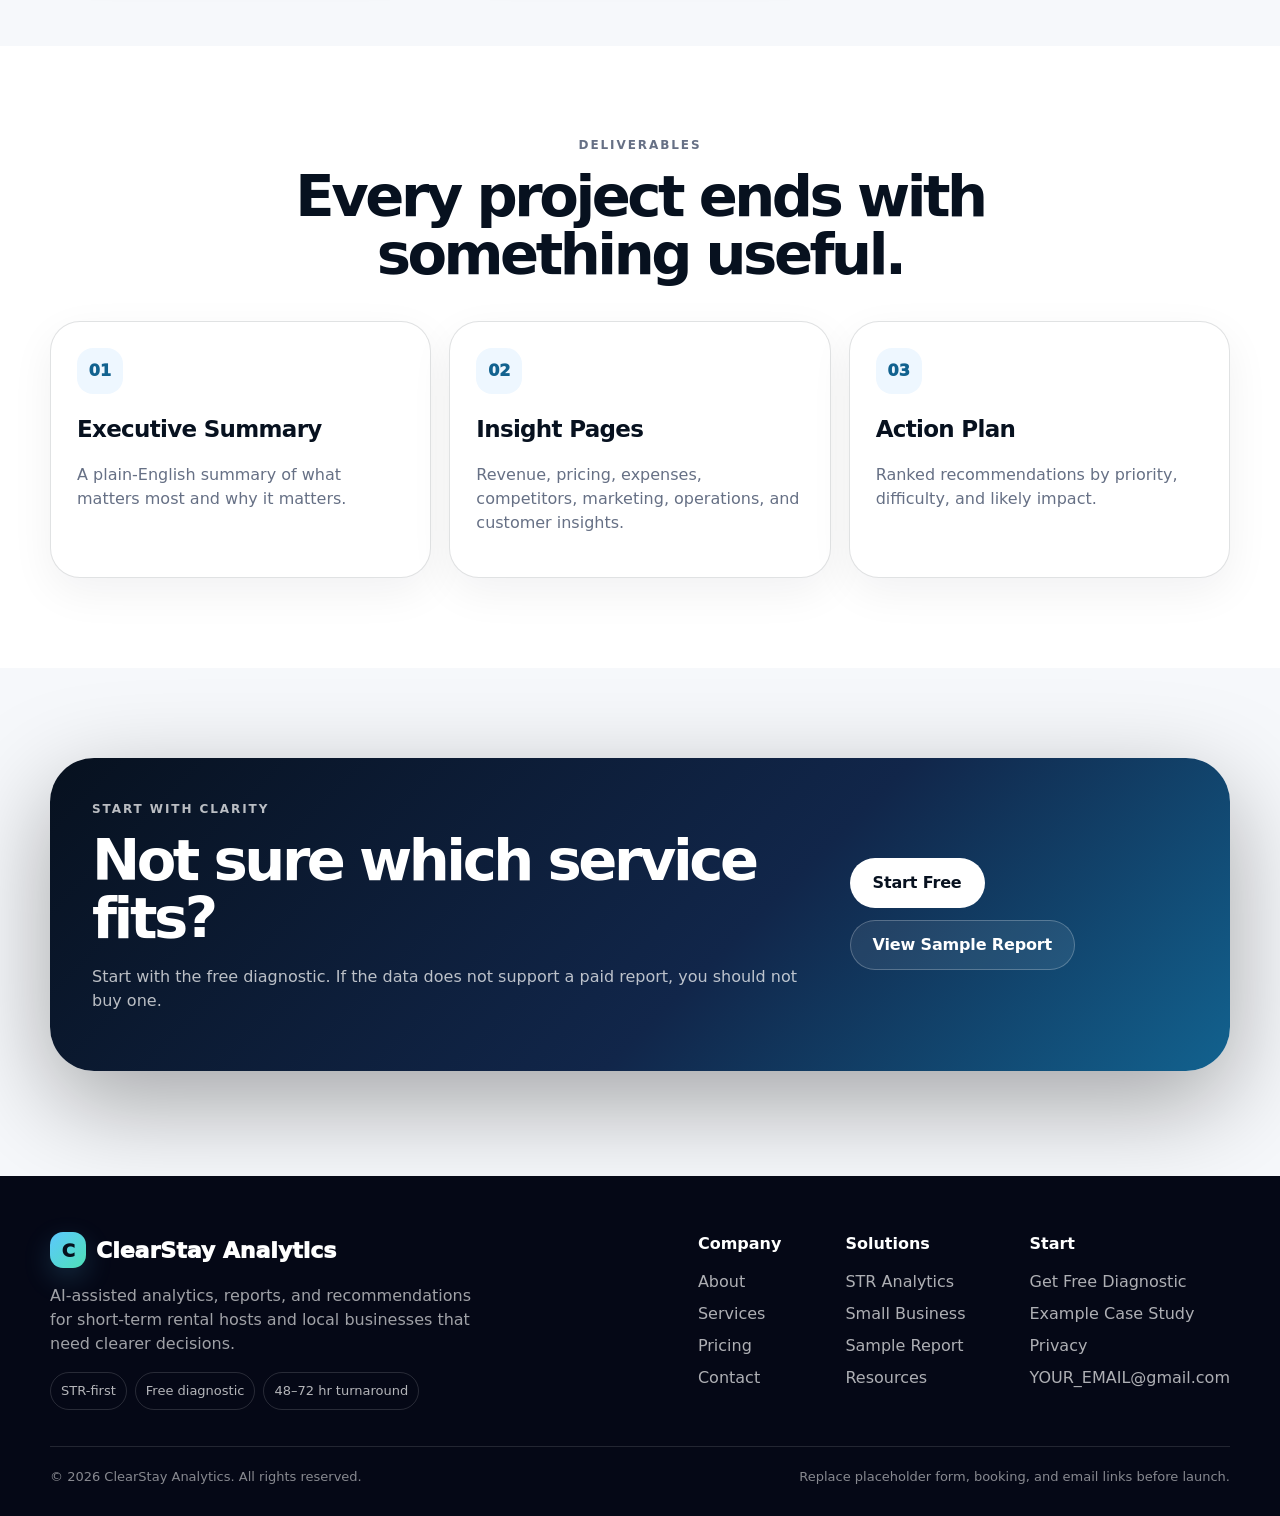
<file: services.html>
<!doctype html>
<html lang="en">
<head>
  <meta charset="utf-8" />
  <meta name="viewport" content="width=device-width, initial-scale=1" />
  <title>Services | ClearStay Analytics</title>
  <meta name="description" content="Analytics services for STR hosts and small businesses." />
  <meta name="theme-color" content="#050816" />
  <meta property="og:title" content="Services | ClearStay Analytics" />
  <meta property="og:description" content="Analytics services for STR hosts and small businesses." />
  <meta property="og:type" content="website" />
  <link rel="stylesheet" href="styles.css" />
  <script defer src="script.js"></script>
</head>
<body class="">
  <div class="ambient" aria-hidden="true"><span></span><span></span><span></span></div>
  <div class="scroll-progress" id="scrollProgress"></div>

  <header class="site-header" data-header>
    <a class="brand" href="index.html" aria-label="ClearStay Analytics home">
      <span class="logo-mark" aria-hidden="true">C</span>
      <strong>ClearStay<span>Analytics</span></strong>
    </a>
    <button class="menu-button" type="button" aria-label="Open navigation" data-menu-toggle><span></span><span></span><span></span></button>
    <nav class="nav" data-nav>
      <a class="nav-link " href="index.html">Home</a>
<a class="nav-link active" href="services.html">Services</a>
<a class="nav-link " href="str-analytics.html">STR Analytics</a>
<a class="nav-link " href="small-business.html">Small Business</a>
<a class="nav-link " href="pricing.html">Pricing</a>
<a class="nav-link " href="sample-report.html">Sample Report</a>
<a class="nav-link " href="resources.html">Resources</a>
<a class="nav-link " href="about.html">About</a>
<a class="nav-link " href="contact.html">Contact</a>
    </nav>
    <a class="nav-cta" href="contact.html">Get Free Diagnostic</a>
  </header>

  <main>

  <section class="page-hero"><p class="eyebrow">Services</p><h1>Analytics services that turn business data into owner-friendly decisions.</h1><p>Start with a one-time diagnostic, then move into monthly reporting only when the numbers justify it.</p><div class="hero-actions center"><a class="btn btn-primary" href="contact.html">Get Free Diagnostic</a><a class="btn btn-secondary" href="pricing.html">View Pricing</a></div></section>
  <section class="section reveal"><div class="pricing-grid wide">
    <article class="price-card"><span class="tag">Entry offer</span><h2>STR / Airbnb Business Diagnostic</h2><p class="price">$175–$250</p><p>Revenue, pricing, occupancy, competitor positioning, expenses, and 30-day recommendations.</p><ul class="check-list"><li>10–15 page report</li><li>5–10 comparable listings</li><li>Top 5 recommended actions</li><li>48–72 hour turnaround</li></ul><a class="btn btn-dark full" href="str-analytics.html">View STR Offer</a></article>
    <article class="price-card"><span class="tag">Local business</span><h2>Revenue & Expense Audit</h2><p class="price">$150–$300</p><p>Sales, expenses, margins, pricing, marketing, and operational gaps for small businesses.</p><ul class="check-list"><li>8–12 page report</li><li>Revenue and expense trends</li><li>Profit leak analysis</li><li>3 quick-win actions</li></ul><a class="btn btn-dark full" href="small-business.html">View Small Biz Offer</a></article>
    <article class="price-card featured"><span class="tag">Recurring</span><h2>Monthly Analytics Support</h2><p class="price">$350–$800/mo</p><p>Monthly dashboard, written summary, KPI review, and support for ongoing decisions.</p><ul class="check-list"><li>Monthly KPI report</li><li>Dashboard refresh</li><li>Pricing or cost tracking</li><li>Email Q&A support</li></ul><a class="btn btn-dark full" href="contact.html">Ask About Retainers</a></article>
  </div></section>
  <section class="section section-alt reveal"><div class="section-heading center"><p class="eyebrow">Deliverables</p><h2>Every project ends with something useful.</h2></div><div class="feature-grid three"><article><span>01</span><h3>Executive Summary</h3><p>A plain-English summary of what matters most and why it matters.</p></article><article><span>02</span><h3>Insight Pages</h3><p>Revenue, pricing, expenses, competitors, marketing, operations, and customer insights.</p></article><article><span>03</span><h3>Action Plan</h3><p>Ranked recommendations by priority, difficulty, and likely impact.</p></article></div></section>
<section class="section section-last reveal">
    <div class="cta-panel">
      <div><p class="eyebrow">Start with clarity</p><h2>Not sure which service fits?</h2><p>Start with the free diagnostic. If the data does not support a paid report, you should not buy one.</p></div>
      <div class="cta-actions"><a class="btn btn-light" href="contact.html">Start Free</a><a class="btn btn-ghost" href="sample-report.html">View Sample Report</a></div>
    </div>
  </section>
  </main>

  <footer class="footer">
    <div class="footer-main">
      <div class="footer-brand-block">
        <a class="footer-logo" href="index.html"><span class="logo-mark" aria-hidden="true">C</span> ClearStay Analytics</a>
        <p>AI-assisted analytics, reports, and recommendations for short-term rental hosts and local businesses that need clearer decisions.</p>
        <div class="footer-badges"><span>STR-first</span><span>Free diagnostic</span><span>48–72 hr turnaround</span></div>
      </div>
      <div class="footer-links">
        <div><h4>Company</h4><a href="about.html">About</a><a href="services.html">Services</a><a href="pricing.html">Pricing</a><a href="contact.html">Contact</a></div>
        <div><h4>Solutions</h4><a href="str-analytics.html">STR Analytics</a><a href="small-business.html">Small Business</a><a href="sample-report.html">Sample Report</a><a href="resources.html">Resources</a></div>
        <div><h4>Start</h4><a href="contact.html">Get Free Diagnostic</a><a href="case-study.html">Example Case Study</a><a href="privacy.html">Privacy</a><a href="mailto:YOUR_EMAIL@gmail.com">YOUR_EMAIL@gmail.com</a></div>
      </div>
    </div>
    <div class="footer-bottom"><span>© 2026 ClearStay Analytics. All rights reserved.</span><span>Replace placeholder form, booking, and email links before launch.</span></div>
  </footer>
</body>
</html>
</file>
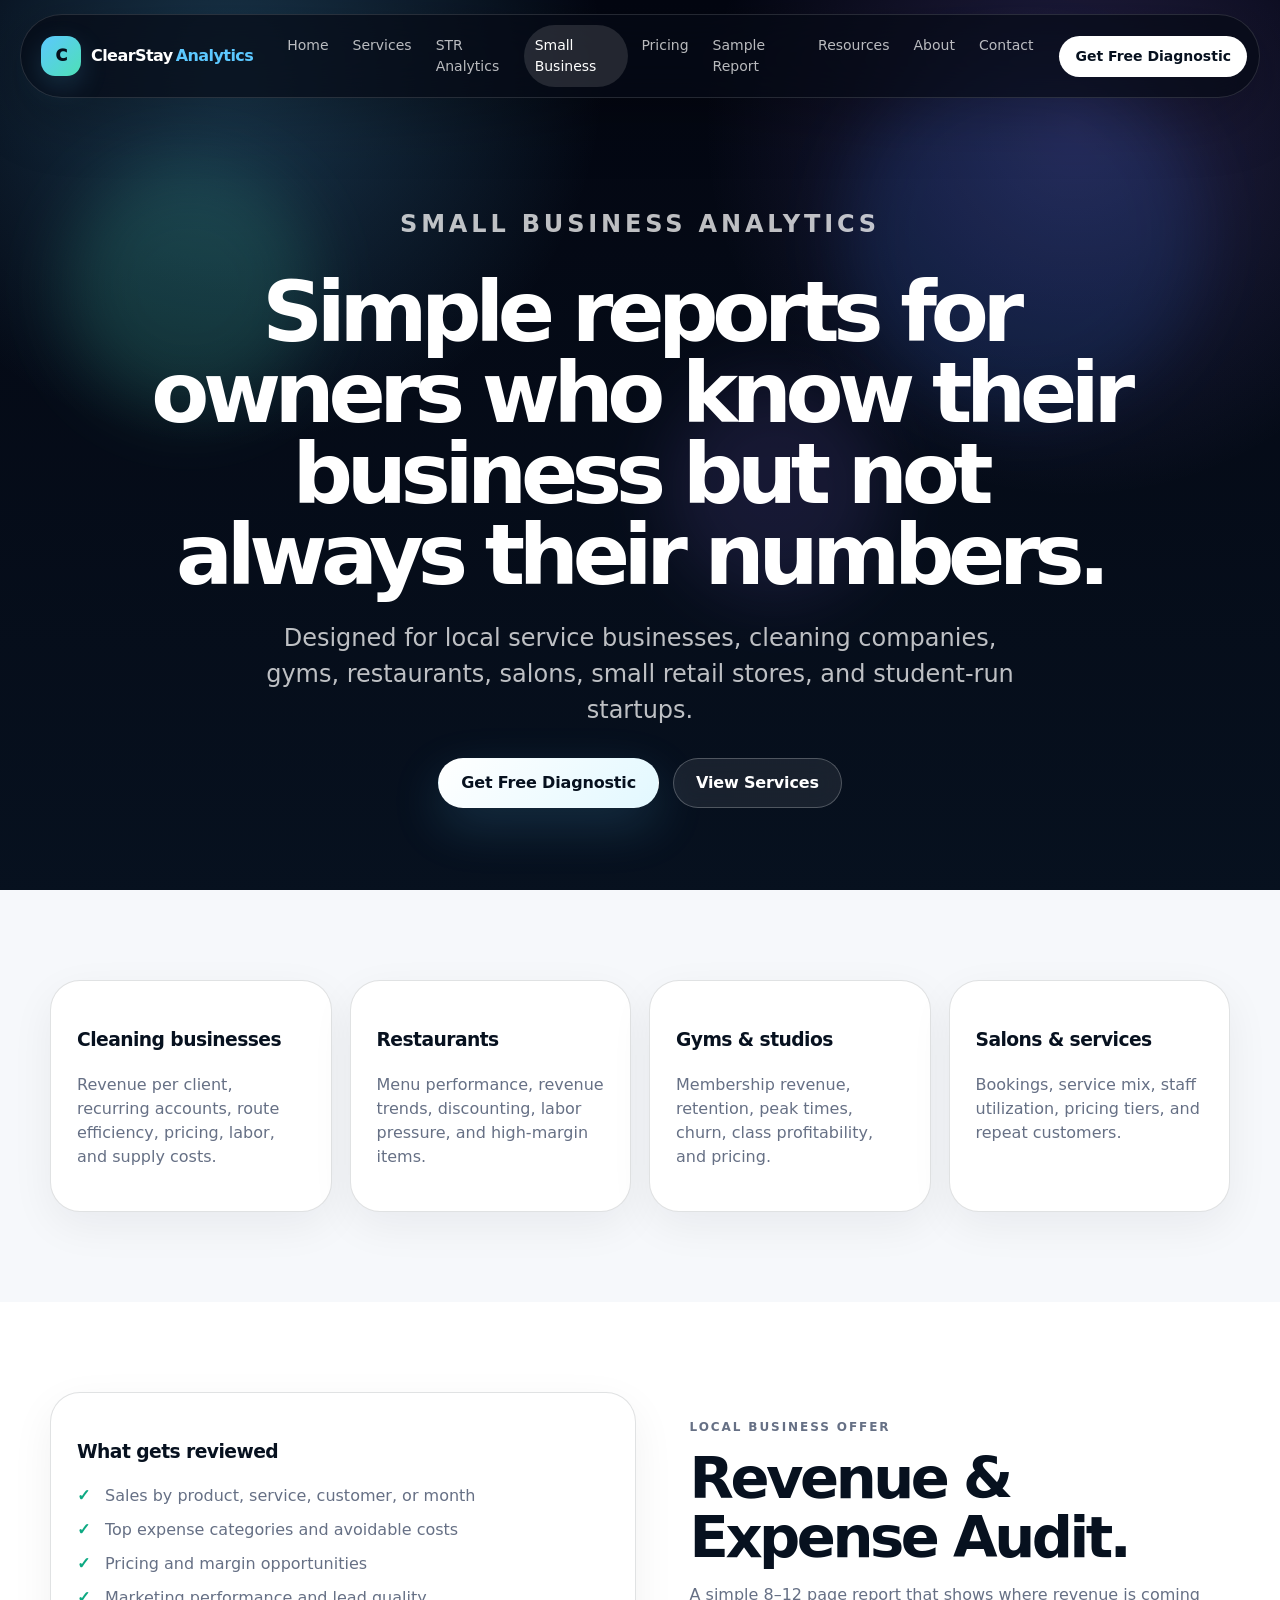
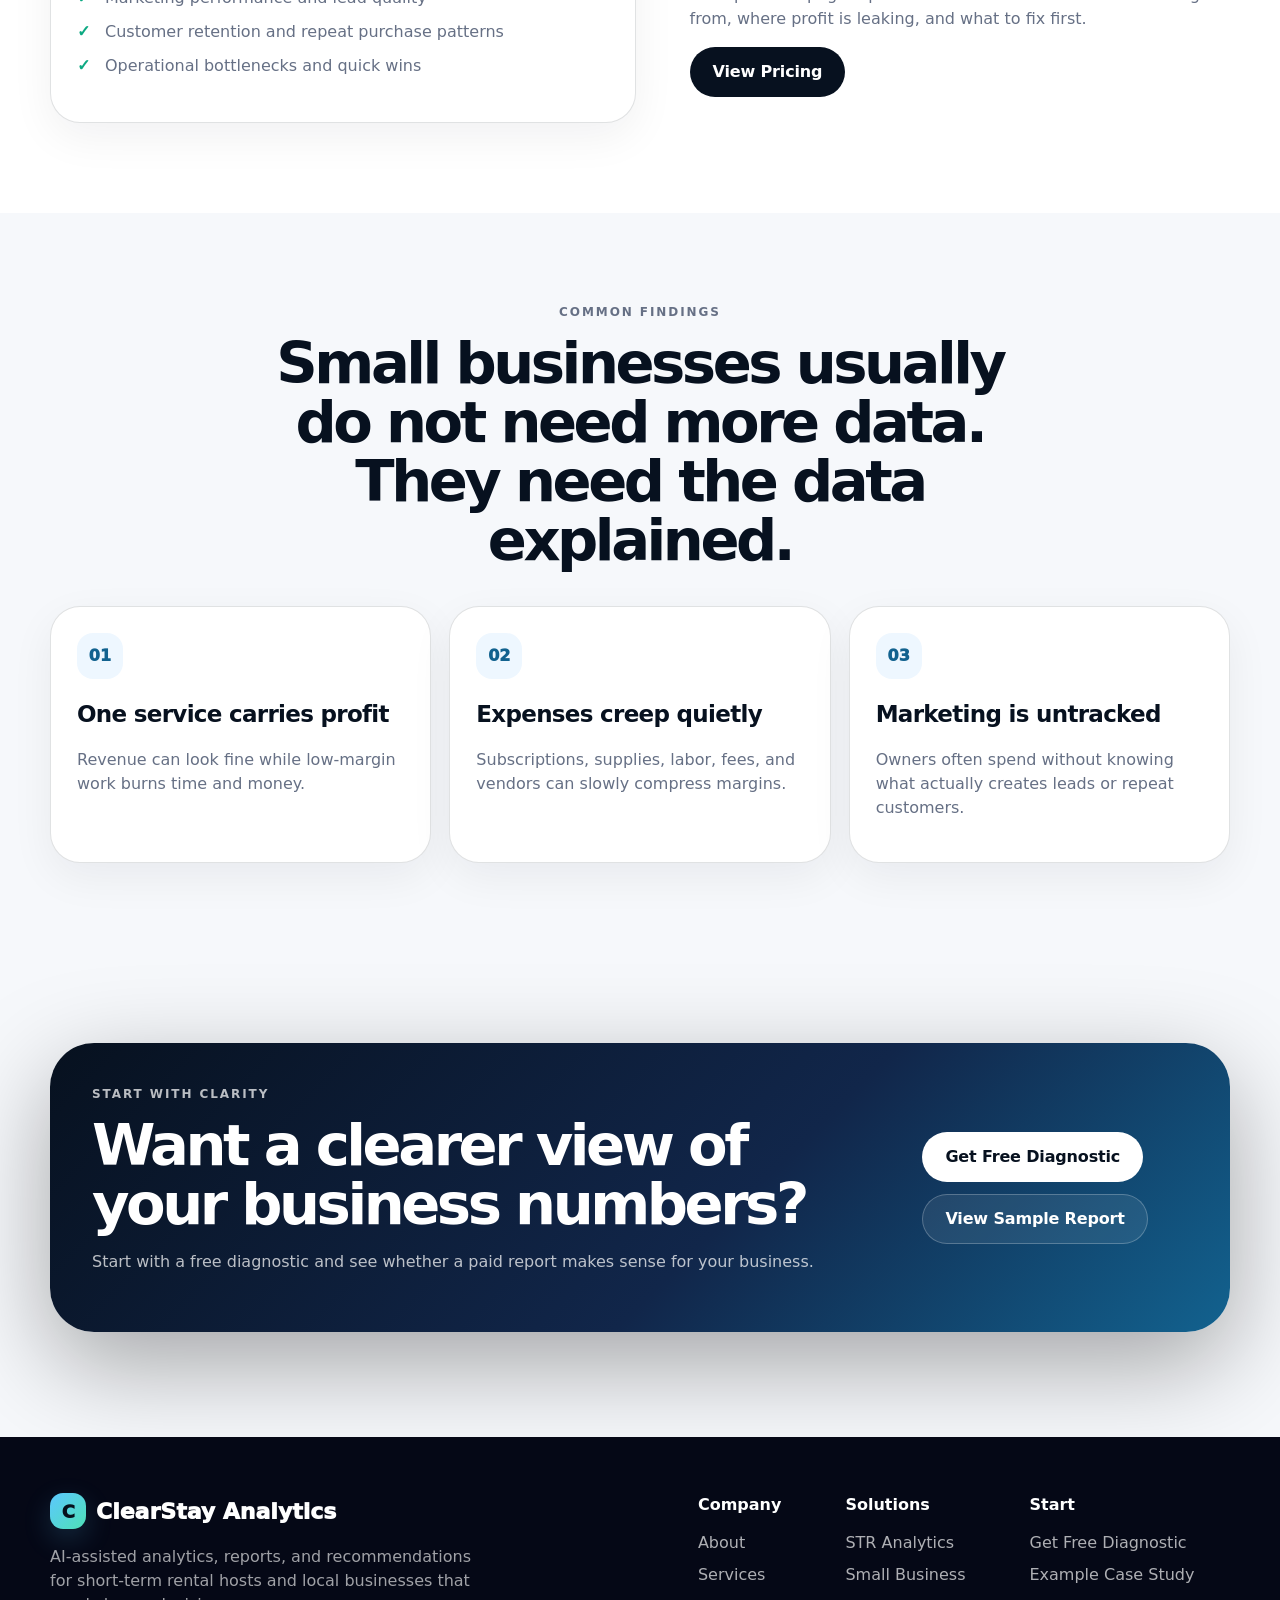
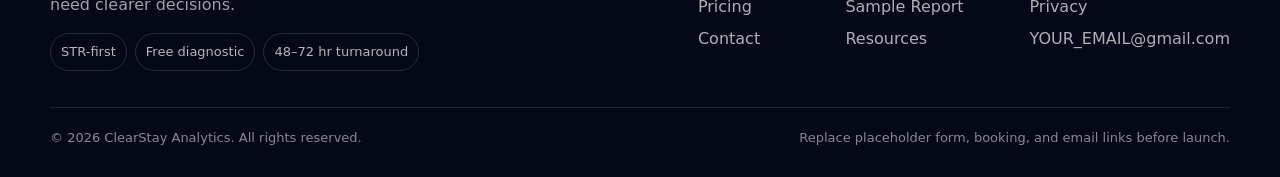
<file: small-business.html>
<!doctype html>
<html lang="en">
<head>
  <meta charset="utf-8" />
  <meta name="viewport" content="width=device-width, initial-scale=1" />
  <title>Small Business Analytics | ClearStay Analytics</title>
  <meta name="description" content="Small business revenue, expense, pricing, marketing, and operations analytics." />
  <meta name="theme-color" content="#050816" />
  <meta property="og:title" content="Small Business Analytics | ClearStay Analytics" />
  <meta property="og:description" content="Small business revenue, expense, pricing, marketing, and operations analytics." />
  <meta property="og:type" content="website" />
  <link rel="stylesheet" href="styles.css" />
  <script defer src="script.js"></script>
</head>
<body class="">
  <div class="ambient" aria-hidden="true"><span></span><span></span><span></span></div>
  <div class="scroll-progress" id="scrollProgress"></div>

  <header class="site-header" data-header>
    <a class="brand" href="index.html" aria-label="ClearStay Analytics home">
      <span class="logo-mark" aria-hidden="true">C</span>
      <strong>ClearStay<span>Analytics</span></strong>
    </a>
    <button class="menu-button" type="button" aria-label="Open navigation" data-menu-toggle><span></span><span></span><span></span></button>
    <nav class="nav" data-nav>
      <a class="nav-link " href="index.html">Home</a>
<a class="nav-link " href="services.html">Services</a>
<a class="nav-link " href="str-analytics.html">STR Analytics</a>
<a class="nav-link active" href="small-business.html">Small Business</a>
<a class="nav-link " href="pricing.html">Pricing</a>
<a class="nav-link " href="sample-report.html">Sample Report</a>
<a class="nav-link " href="resources.html">Resources</a>
<a class="nav-link " href="about.html">About</a>
<a class="nav-link " href="contact.html">Contact</a>
    </nav>
    <a class="nav-cta" href="contact.html">Get Free Diagnostic</a>
  </header>

  <main>

  <section class="page-hero"><p class="eyebrow">Small Business Analytics</p><h1>Simple reports for owners who know their business but not always their numbers.</h1><p>Designed for local service businesses, cleaning companies, gyms, restaurants, salons, small retail stores, and student-run startups.</p><div class="hero-actions center"><a class="btn btn-primary" href="contact.html">Get Free Diagnostic</a><a class="btn btn-secondary" href="services.html">View Services</a></div></section>
  <section class="section reveal"><div class="industry-grid"><div><h3>Cleaning businesses</h3><p>Revenue per client, recurring accounts, route efficiency, pricing, labor, and supply costs.</p></div><div><h3>Restaurants</h3><p>Menu performance, revenue trends, discounting, labor pressure, and high-margin items.</p></div><div><h3>Gyms & studios</h3><p>Membership revenue, retention, peak times, churn, class profitability, and pricing.</p></div><div><h3>Salons & services</h3><p>Bookings, service mix, staff utilization, pricing tiers, and repeat customers.</p></div></div></section>
  <section class="section section-alt reveal"><div class="split reverse"><div class="glass-card"><h3>What gets reviewed</h3><ul class="check-list"><li>Sales by product, service, customer, or month</li><li>Top expense categories and avoidable costs</li><li>Pricing and margin opportunities</li><li>Marketing performance and lead quality</li><li>Customer retention and repeat purchase patterns</li><li>Operational bottlenecks and quick wins</li></ul></div><div><p class="eyebrow">Local business offer</p><h2>Revenue & Expense Audit.</h2><p class="muted">A simple 8–12 page report that shows where revenue is coming from, where profit is leaking, and what to fix first.</p><a class="btn btn-dark" href="pricing.html">View Pricing</a></div></div></section>
  <section class="section reveal"><div class="section-heading center"><p class="eyebrow">Common findings</p><h2>Small businesses usually do not need more data. They need the data explained.</h2></div><div class="feature-grid three"><article><span>01</span><h3>One service carries profit</h3><p>Revenue can look fine while low-margin work burns time and money.</p></article><article><span>02</span><h3>Expenses creep quietly</h3><p>Subscriptions, supplies, labor, fees, and vendors can slowly compress margins.</p></article><article><span>03</span><h3>Marketing is untracked</h3><p>Owners often spend without knowing what actually creates leads or repeat customers.</p></article></div></section>
<section class="section section-last reveal">
    <div class="cta-panel">
      <div><p class="eyebrow">Start with clarity</p><h2>Want a clearer view of your business numbers?</h2><p>Start with a free diagnostic and see whether a paid report makes sense for your business.</p></div>
      <div class="cta-actions"><a class="btn btn-light" href="contact.html">Get Free Diagnostic</a><a class="btn btn-ghost" href="sample-report.html">View Sample Report</a></div>
    </div>
  </section>
  </main>

  <footer class="footer">
    <div class="footer-main">
      <div class="footer-brand-block">
        <a class="footer-logo" href="index.html"><span class="logo-mark" aria-hidden="true">C</span> ClearStay Analytics</a>
        <p>AI-assisted analytics, reports, and recommendations for short-term rental hosts and local businesses that need clearer decisions.</p>
        <div class="footer-badges"><span>STR-first</span><span>Free diagnostic</span><span>48–72 hr turnaround</span></div>
      </div>
      <div class="footer-links">
        <div><h4>Company</h4><a href="about.html">About</a><a href="services.html">Services</a><a href="pricing.html">Pricing</a><a href="contact.html">Contact</a></div>
        <div><h4>Solutions</h4><a href="str-analytics.html">STR Analytics</a><a href="small-business.html">Small Business</a><a href="sample-report.html">Sample Report</a><a href="resources.html">Resources</a></div>
        <div><h4>Start</h4><a href="contact.html">Get Free Diagnostic</a><a href="case-study.html">Example Case Study</a><a href="privacy.html">Privacy</a><a href="mailto:YOUR_EMAIL@gmail.com">YOUR_EMAIL@gmail.com</a></div>
      </div>
    </div>
    <div class="footer-bottom"><span>© 2026 ClearStay Analytics. All rights reserved.</span><span>Replace placeholder form, booking, and email links before launch.</span></div>
  </footer>
</body>
</html>
</file>
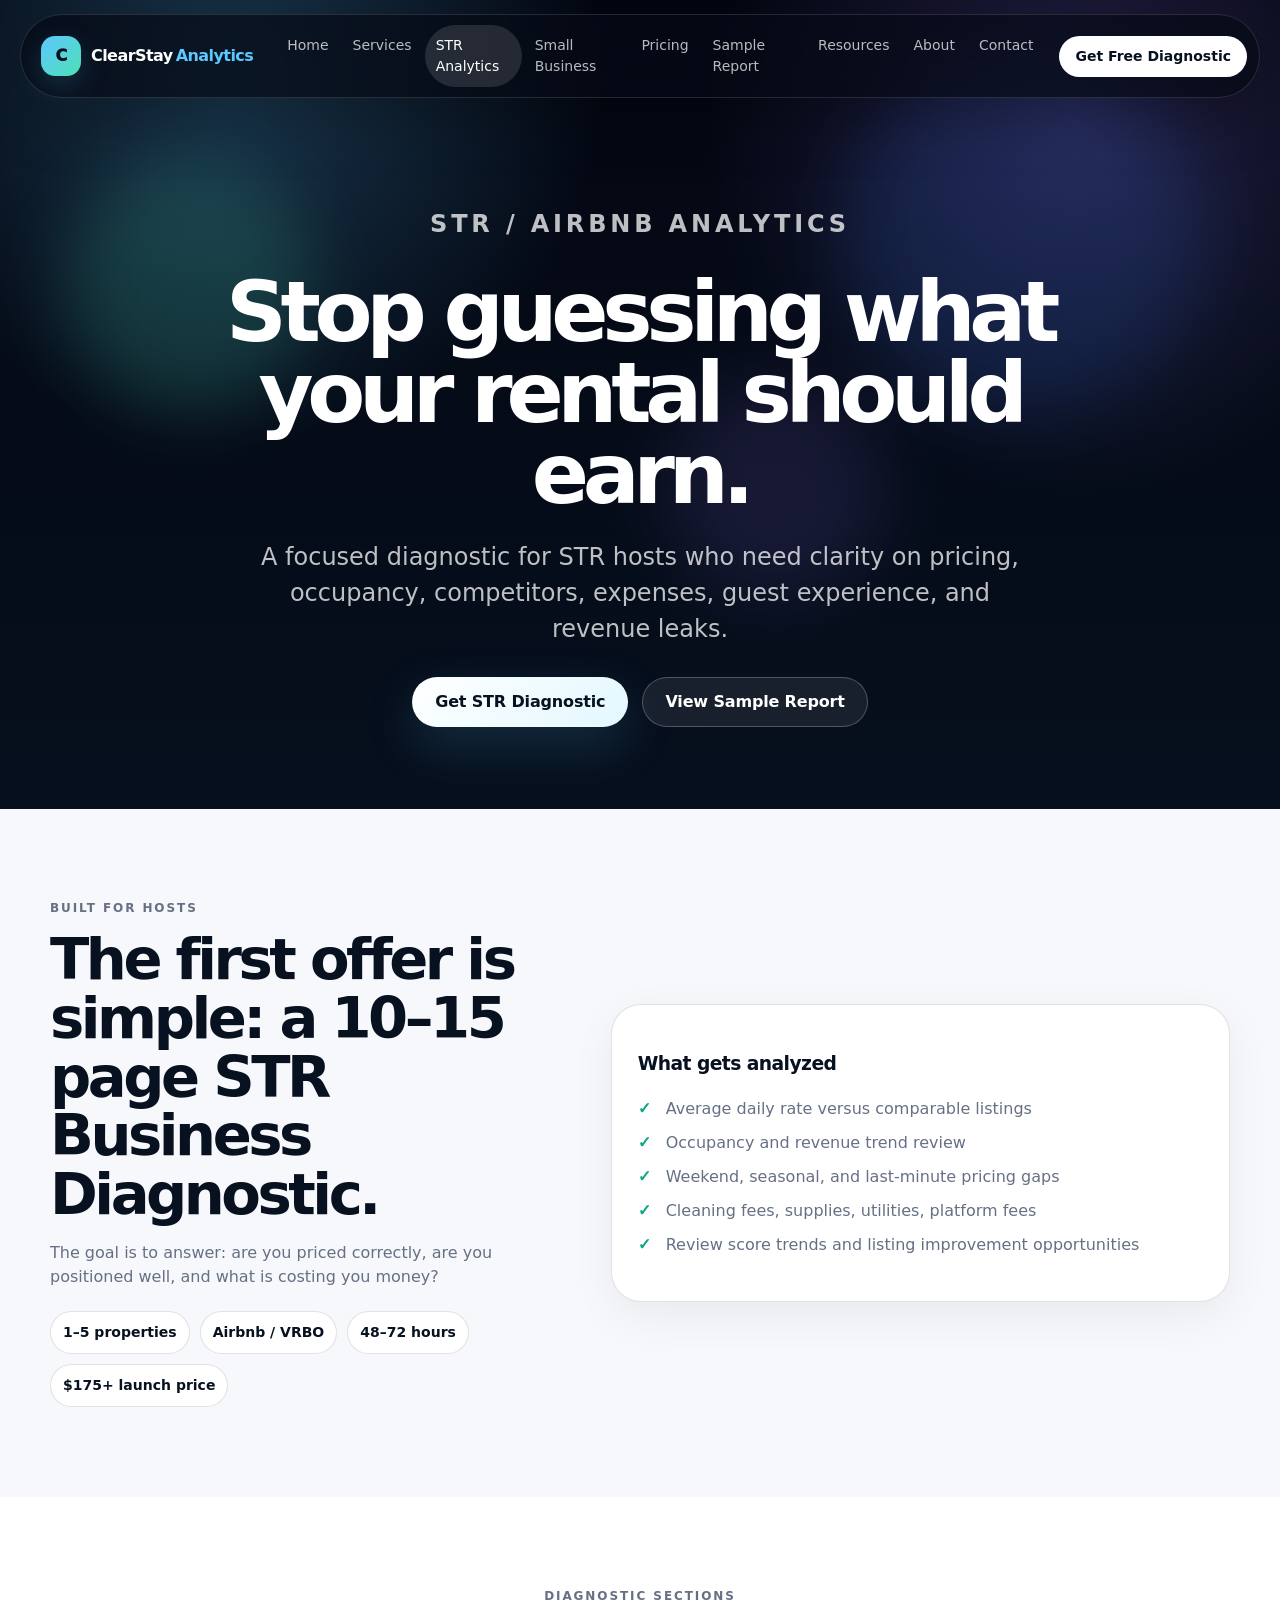
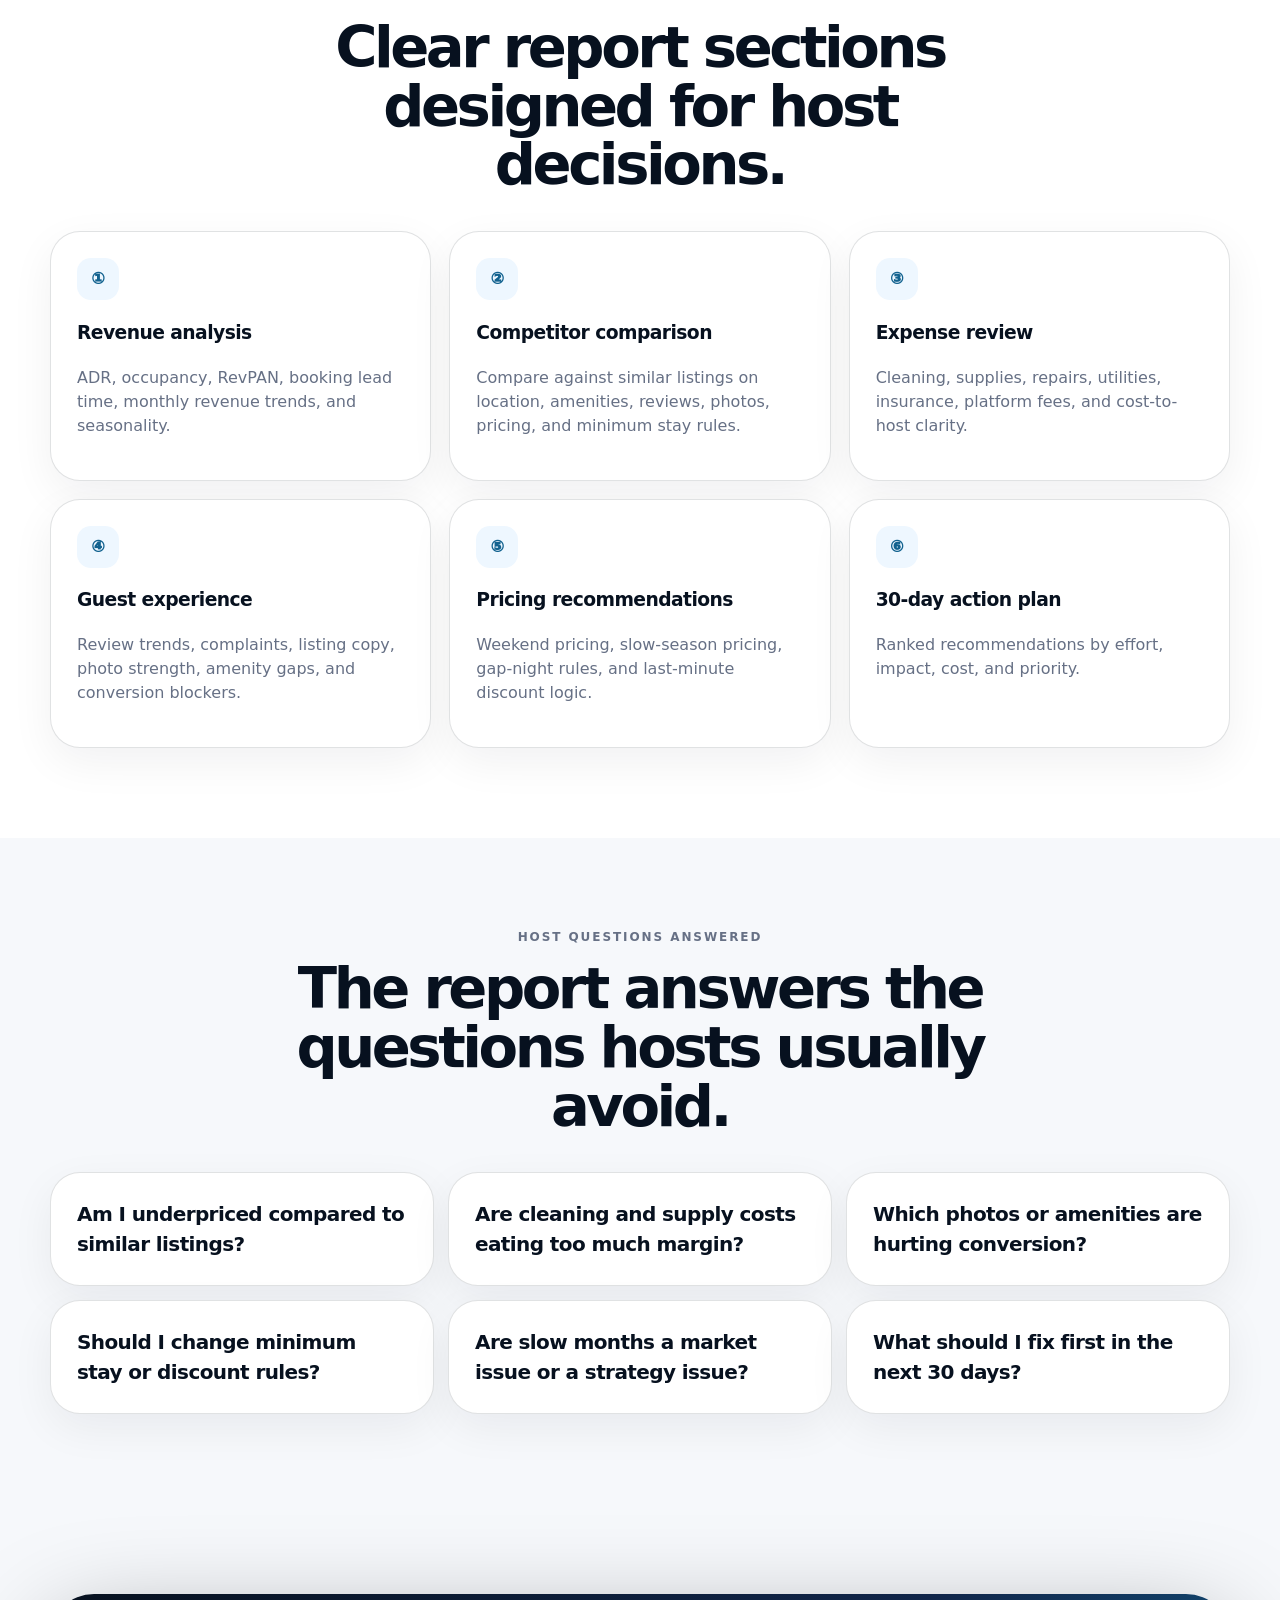
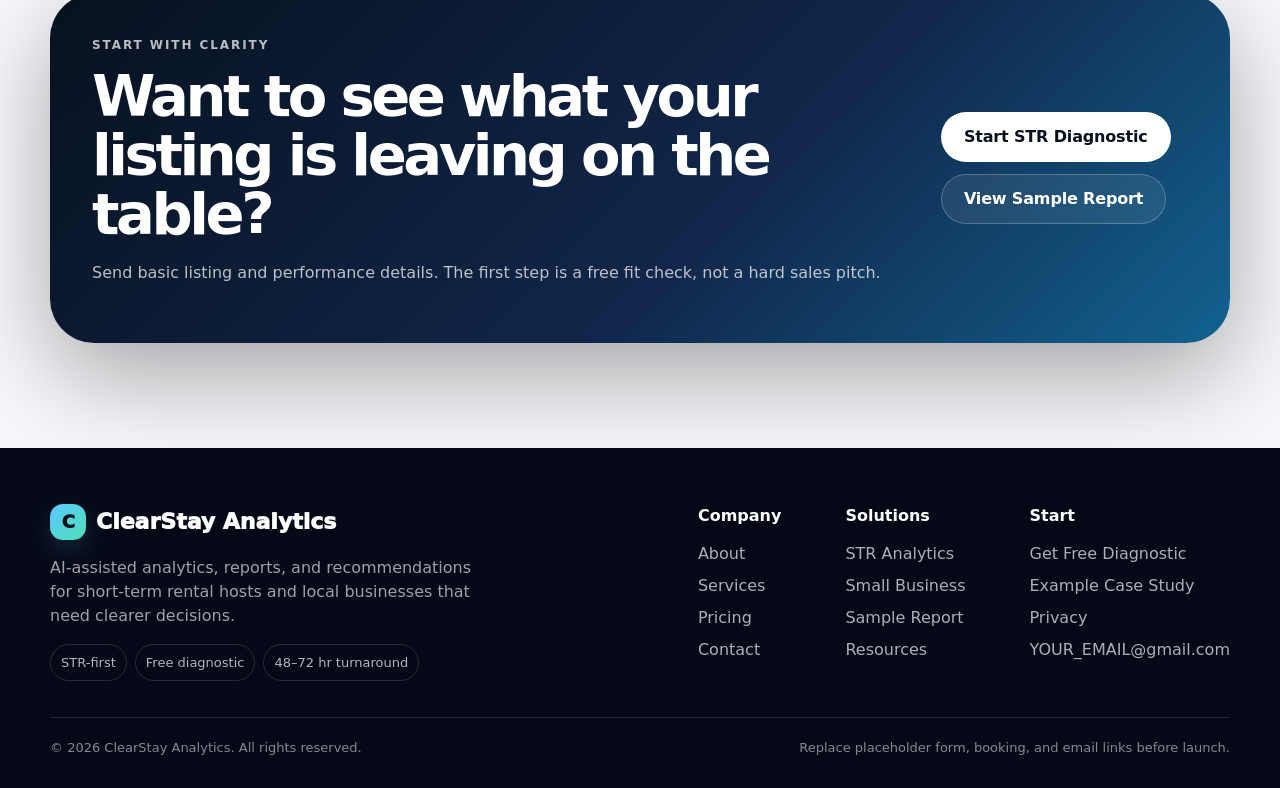
<file: str-analytics.html>
<!doctype html>
<html lang="en">
<head>
  <meta charset="utf-8" />
  <meta name="viewport" content="width=device-width, initial-scale=1" />
  <title>STR / Airbnb Analytics | ClearStay Analytics</title>
  <meta name="description" content="Short-term rental analytics diagnostic for Airbnb and VRBO hosts." />
  <meta name="theme-color" content="#050816" />
  <meta property="og:title" content="STR / Airbnb Analytics | ClearStay Analytics" />
  <meta property="og:description" content="Short-term rental analytics diagnostic for Airbnb and VRBO hosts." />
  <meta property="og:type" content="website" />
  <link rel="stylesheet" href="styles.css" />
  <script defer src="script.js"></script>
</head>
<body class="">
  <div class="ambient" aria-hidden="true"><span></span><span></span><span></span></div>
  <div class="scroll-progress" id="scrollProgress"></div>

  <header class="site-header" data-header>
    <a class="brand" href="index.html" aria-label="ClearStay Analytics home">
      <span class="logo-mark" aria-hidden="true">C</span>
      <strong>ClearStay<span>Analytics</span></strong>
    </a>
    <button class="menu-button" type="button" aria-label="Open navigation" data-menu-toggle><span></span><span></span><span></span></button>
    <nav class="nav" data-nav>
      <a class="nav-link " href="index.html">Home</a>
<a class="nav-link " href="services.html">Services</a>
<a class="nav-link active" href="str-analytics.html">STR Analytics</a>
<a class="nav-link " href="small-business.html">Small Business</a>
<a class="nav-link " href="pricing.html">Pricing</a>
<a class="nav-link " href="sample-report.html">Sample Report</a>
<a class="nav-link " href="resources.html">Resources</a>
<a class="nav-link " href="about.html">About</a>
<a class="nav-link " href="contact.html">Contact</a>
    </nav>
    <a class="nav-cta" href="contact.html">Get Free Diagnostic</a>
  </header>

  <main>

  <section class="page-hero"><p class="eyebrow">STR / Airbnb Analytics</p><h1>Stop guessing what your rental should earn.</h1><p>A focused diagnostic for STR hosts who need clarity on pricing, occupancy, competitors, expenses, guest experience, and revenue leaks.</p><div class="hero-actions center"><a class="btn btn-primary" href="contact.html">Get STR Diagnostic</a><a class="btn btn-secondary" href="sample-report.html">View Sample Report</a></div></section>
  <section class="section reveal"><div class="split"><div><p class="eyebrow">Built for hosts</p><h2>The first offer is simple: a 10–15 page STR Business Diagnostic.</h2><p class="muted">The goal is to answer: are you priced correctly, are you positioned well, and what is costing you money?</p><div class="pill-row"><span>1–5 properties</span><span>Airbnb / VRBO</span><span>48–72 hours</span><span>$175+ launch price</span></div></div><div class="glass-card"><h3>What gets analyzed</h3><ul class="check-list"><li>Average daily rate versus comparable listings</li><li>Occupancy and revenue trend review</li><li>Weekend, seasonal, and last-minute pricing gaps</li><li>Cleaning fees, supplies, utilities, platform fees</li><li>Review score trends and listing improvement opportunities</li></ul></div></div></section>
  <section class="section section-alt reveal"><div class="section-heading center"><p class="eyebrow">Diagnostic sections</p><h2>Clear report sections designed for host decisions.</h2></div><div class="insight-grid"><article><span class="icon">①</span><h3>Revenue analysis</h3><p>ADR, occupancy, RevPAN, booking lead time, monthly revenue trends, and seasonality.</p></article><article><span class="icon">②</span><h3>Competitor comparison</h3><p>Compare against similar listings on location, amenities, reviews, photos, pricing, and minimum stay rules.</p></article><article><span class="icon">③</span><h3>Expense review</h3><p>Cleaning, supplies, repairs, utilities, insurance, platform fees, and cost-to-host clarity.</p></article><article><span class="icon">④</span><h3>Guest experience</h3><p>Review trends, complaints, listing copy, photo strength, amenity gaps, and conversion blockers.</p></article><article><span class="icon">⑤</span><h3>Pricing recommendations</h3><p>Weekend pricing, slow-season pricing, gap-night rules, and last-minute discount logic.</p></article><article><span class="icon">⑥</span><h3>30-day action plan</h3><p>Ranked recommendations by effort, impact, cost, and priority.</p></article></div></section>
  <section class="section reveal"><div class="section-heading center"><p class="eyebrow">Host questions answered</p><h2>The report answers the questions hosts usually avoid.</h2></div><div class="question-grid"><div>Am I underpriced compared to similar listings?</div><div>Are cleaning and supply costs eating too much margin?</div><div>Which photos or amenities are hurting conversion?</div><div>Should I change minimum stay or discount rules?</div><div>Are slow months a market issue or a strategy issue?</div><div>What should I fix first in the next 30 days?</div></div></section>
<section class="section section-last reveal">
    <div class="cta-panel">
      <div><p class="eyebrow">Start with clarity</p><h2>Want to see what your listing is leaving on the table?</h2><p>Send basic listing and performance details. The first step is a free fit check, not a hard sales pitch.</p></div>
      <div class="cta-actions"><a class="btn btn-light" href="contact.html">Start STR Diagnostic</a><a class="btn btn-ghost" href="sample-report.html">View Sample Report</a></div>
    </div>
  </section>
  </main>

  <footer class="footer">
    <div class="footer-main">
      <div class="footer-brand-block">
        <a class="footer-logo" href="index.html"><span class="logo-mark" aria-hidden="true">C</span> ClearStay Analytics</a>
        <p>AI-assisted analytics, reports, and recommendations for short-term rental hosts and local businesses that need clearer decisions.</p>
        <div class="footer-badges"><span>STR-first</span><span>Free diagnostic</span><span>48–72 hr turnaround</span></div>
      </div>
      <div class="footer-links">
        <div><h4>Company</h4><a href="about.html">About</a><a href="services.html">Services</a><a href="pricing.html">Pricing</a><a href="contact.html">Contact</a></div>
        <div><h4>Solutions</h4><a href="str-analytics.html">STR Analytics</a><a href="small-business.html">Small Business</a><a href="sample-report.html">Sample Report</a><a href="resources.html">Resources</a></div>
        <div><h4>Start</h4><a href="contact.html">Get Free Diagnostic</a><a href="case-study.html">Example Case Study</a><a href="privacy.html">Privacy</a><a href="mailto:YOUR_EMAIL@gmail.com">YOUR_EMAIL@gmail.com</a></div>
      </div>
    </div>
    <div class="footer-bottom"><span>© 2026 ClearStay Analytics. All rights reserved.</span><span>Replace placeholder form, booking, and email links before launch.</span></div>
  </footer>
</body>
</html>
</file>
<file: styles.css>
:root{
  --bg:#050816; --bg2:#07111f; --bg3:#0d1b34;
  --ink:#07111f; --muted:#667085; --muted2:#8a96aa;
  --white:#fff; --soft:#f6f8fb; --card:#ffffff;
  --blue:#5cc8ff; --blue2:#2f80ff; --teal:#4ee0b6; --violet:#9b7cff;
  --line:rgba(255,255,255,.14); --line-dark:rgba(7,17,31,.12);
  --shadow:0 28px 90px rgba(7,17,31,.18); --shadow-dark:0 32px 100px rgba(0,0,0,.34);
  --max:1180px; --radius:30px; --radius-lg:44px;
}
*{box-sizing:border-box}
html{scroll-behavior:smooth}
body{margin:0;font-family:-apple-system,BlinkMacSystemFont,"SF Pro Display","Inter","Segoe UI",system-ui,sans-serif;background:var(--bg);color:var(--white);line-height:1.5;overflow-x:hidden}
a{color:inherit;text-decoration:none} button,input{font:inherit} img{max-width:100%;display:block}
.ambient{position:fixed;inset:0;z-index:-5;overflow:hidden;background:radial-gradient(circle at 18% 8%,rgba(92,200,255,.25),transparent 28%),radial-gradient(circle at 84% 14%,rgba(155,124,255,.22),transparent 28%),linear-gradient(180deg,#030611 0%,#07111f 100%)}
.ambient span{position:absolute;border-radius:999px;filter:blur(34px);opacity:.65;animation:drift 12s ease-in-out infinite alternate}.ambient span:nth-child(1){width:250px;height:250px;background:rgba(78,224,182,.24);top:18%;left:5%}.ambient span:nth-child(2){width:360px;height:360px;background:rgba(47,128,255,.19);top:6%;right:6%;animation-delay:2s}.ambient span:nth-child(3){width:220px;height:220px;background:rgba(155,124,255,.18);top:42%;left:52%;animation-delay:4s}@keyframes drift{to{transform:translate3d(20px,-28px,0) scale(1.07)}}
.scroll-progress{position:fixed;top:0;left:0;height:3px;width:0;z-index:120;background:linear-gradient(90deg,var(--blue),var(--teal),var(--violet))}
.site-header{position:sticky;top:14px;z-index:100;max-width:1240px;margin:14px auto 0;padding:10px 12px;display:flex;align-items:center;gap:15px;border-radius:999px;background:rgba(6,10,22,.72);border:1px solid rgba(255,255,255,.13);backdrop-filter:blur(24px);box-shadow:0 18px 60px rgba(0,0,0,.26);transition:.25s ease}.site-header.scrolled{background:rgba(6,10,22,.94)}
.brand{display:flex;align-items:center;gap:10px;min-width:max-content;padding:6px 8px}.brand img{width:36px;height:36px}.brand strong{letter-spacing:-.035em;font-size:16px}.brand strong span{color:var(--blue);margin-left:3px}.nav{flex:1;display:flex;justify-content:center;gap:2px}.nav-link{font-size:14px;color:rgba(255,255,255,.72);border-radius:999px;padding:10px 11px;transition:.18s ease}.nav-link:hover,.nav-link.active{background:rgba(255,255,255,.12);color:#fff}.nav-cta{background:#fff;color:var(--ink);border-radius:999px;padding:10px 16px;font-size:14px;font-weight:850;white-space:nowrap}.menu-button{display:none;border:0;background:transparent;width:42px;height:42px;align-items:center;justify-content:center;flex-direction:column;gap:4px}.menu-button span{width:21px;height:2px;border-radius:999px;background:#fff}
.hero,.page-hero{max-width:var(--max);margin:0 auto;color:#fff}.hero-home{min-height:780px;display:grid;grid-template-columns:1.04fr .96fr;gap:50px;align-items:center;padding:118px 24px 96px}.page-hero{min-height:500px;display:grid;place-items:center;align-content:center;text-align:center;padding:108px 24px 82px}.hero h1,.page-hero h1{font-size:clamp(46px,6.6vw,88px);line-height:.96;letter-spacing:-.075em;margin:0 0 24px}.page-hero h1{max-width:980px;margin-left:auto;margin-right:auto}.hero-sub,.page-hero p{font-size:clamp(18px,2vw,24px);color:rgba(255,255,255,.74);margin:0 0 30px;max-width:790px}.page-hero p{margin-left:auto;margin-right:auto}.eyebrow{margin:0 0 14px;color:var(--blue);font-size:12px;font-weight:900;letter-spacing:.16em;text-transform:uppercase}.hero-actions{display:flex;gap:14px;align-items:center;flex-wrap:wrap}.hero-actions.center{justify-content:center}.btn{display:inline-flex;align-items:center;justify-content:center;min-height:50px;border-radius:999px;padding:0 22px;font-weight:900;letter-spacing:-.01em;border:1px solid transparent;transition:.2s ease;cursor:pointer}.btn:hover{transform:translateY(-2px)}.btn-primary{background:linear-gradient(135deg,#fff,#e2f8ff);color:var(--ink);box-shadow:0 18px 50px rgba(92,200,255,.17)}.btn-secondary{background:rgba(255,255,255,.08);color:#fff;border-color:rgba(255,255,255,.24);backdrop-filter:blur(12px)}.btn-dark{background:var(--ink);color:#fff}.btn-light{background:#fff;color:var(--ink)}.btn-ghost{background:rgba(255,255,255,.08);color:#fff;border-color:rgba(255,255,255,.24)}.btn-outline{background:#fff;color:var(--ink);border-color:var(--line-dark)}.btn.full{width:100%}.trust-row{display:flex;gap:10px;flex-wrap:wrap;margin-top:30px}.trust-row span{font-size:13px;color:rgba(255,255,255,.76);border:1px solid rgba(255,255,255,.14);background:rgba(255,255,255,.06);border-radius:999px;padding:9px 12px}.phone-shell{border-radius:42px;background:rgba(255,255,255,.105);border:1px solid rgba(255,255,255,.16);backdrop-filter:blur(26px);padding:18px;box-shadow:var(--shadow-dark)}.floating-card{animation:float 5.6s ease-in-out infinite alternate}@keyframes float{to{transform:translateY(-12px)}}.window-bar{display:flex;align-items:center;gap:8px;margin-bottom:18px;color:rgba(255,255,255,.76);font-size:13px}.window-bar span{width:10px;height:10px;border-radius:50%;background:rgba(255,255,255,.3)}.window-bar b{margin-left:auto}.client-card{display:flex;justify-content:space-between;align-items:center;background:#fff;color:var(--ink);border-radius:28px;padding:24px;margin-bottom:14px}.label{font-size:12px;text-transform:uppercase;letter-spacing:.13em;color:var(--muted);font-weight:900;margin:0 0 6px}.label.blue{color:var(--blue)}.client-card h3{font-size:31px;letter-spacing:-.045em;margin:0 0 4px}.client-card p{margin:0;color:var(--muted)}.score-ring{width:92px;height:92px;border-radius:50%;background:conic-gradient(var(--teal) 82%,#e7edf5 0);display:grid;place-items:center;position:relative;color:var(--ink)}.score-ring:before{content:"";position:absolute;width:68px;height:68px;border-radius:50%;background:#fff}.score-ring span,.score-ring small{position:relative;text-align:center}.score-ring span{font-size:26px;font-weight:950}.score-ring small{font-size:11px;color:var(--muted);margin-top:-20px}.metric-grid{display:grid;grid-template-columns:repeat(2,1fr);gap:12px}.metric-grid div{background:rgba(255,255,255,.94);color:var(--ink);border-radius:22px;padding:18px}.metric-grid.light div{background:#f7fafc;border:1px solid var(--line-dark)}.metric-grid span{display:block;color:var(--muted);font-size:13px}.metric-grid strong{display:block;font-size:30px;letter-spacing:-.045em}.metric-grid small{display:block;color:var(--muted)}.recommendation{display:flex;gap:12px;align-items:center;margin-top:14px;background:rgba(78,224,182,.14);border:1px solid rgba(78,224,182,.24);border-radius:20px;padding:14px}.recommendation i{width:10px;height:10px;border-radius:50%;background:var(--teal);box-shadow:0 0 24px var(--teal)}.recommendation p{margin:0;color:rgba(255,255,255,.84);font-size:14px}.section{background:#f6f8fb;color:var(--ink);padding:90px 24px}.section-alt{background:#fff}.section-last{padding-bottom:105px}.section-heading{max-width:800px;margin:0 auto 36px}.section-heading.center{text-align:center}.section h2,.split h2,.cta-panel h2{font-size:clamp(34px,4.5vw,60px);line-height:1.02;letter-spacing:-.06em;margin:0 0 16px}.section h3{letter-spacing:-.03em}.section p{color:var(--muted)}.center{text-align:center}.muted{color:var(--muted)!important}.bento{max-width:var(--max);margin:0 auto;display:grid;grid-template-columns:1.35fr .85fr 1fr;gap:18px}.card,.glass-card,.feature-grid article,.insight-grid article,.industry-grid div,.price-card,.resource-card,.contact-card,.form-preview,.faq-grid div,.content-card,.profile-card,.sample-shell,.question-grid div,.timeline div{background:#fff;border:1px solid var(--line-dark);border-radius:var(--radius);box-shadow:0 14px 44px rgba(7,17,31,.06);padding:26px}.card-xl{grid-row:span 2}.card h3{font-size:29px;margin:10px 0 12px}.dark-card{background:linear-gradient(145deg,#07111f,#15284c);color:#fff}.dark-card p{color:rgba(255,255,255,.68)}.tag{display:inline-flex;align-items:center;border-radius:999px;background:#eaf7ff;color:#12628f;font-size:12px;font-weight:900;padding:7px 11px}.text-link{color:#1565d8;font-weight:900}.check-list{list-style:none;margin:18px 0;padding:0}.check-list li{margin:10px 0;color:var(--muted);padding-left:28px;position:relative}.check-list li:before{content:"✓";position:absolute;left:0;color:#0ca982;font-weight:950}.bar-chart{height:130px;display:flex;align-items:end;gap:12px;margin-bottom:20px}.bar-chart span{flex:1;background:linear-gradient(180deg,var(--blue),var(--teal));border-radius:999px}.split{max-width:var(--max);margin:0 auto;display:grid;grid-template-columns:.9fr 1.1fr;gap:54px;align-items:center}.split.reverse{grid-template-columns:1.04fr .96fr}.steps{display:grid;gap:14px}.steps div{background:#fff;border:1px solid var(--line-dark);box-shadow:0 12px 38px rgba(7,17,31,.06);border-radius:var(--radius);padding:24px;display:grid;grid-template-columns:58px 1fr;column-gap:18px}.steps span,.feature-grid span{grid-row:span 2;width:46px;height:46px;border-radius:16px;background:#eef7ff;color:#12628f;display:grid;place-items:center;font-weight:950}.steps h3{margin:0;font-size:22px}.steps p{margin:5px 0 0}.calculator-card{max-width:980px;margin:0 auto;background:#fff;border:1px solid var(--line-dark);border-radius:var(--radius-lg);box-shadow:0 18px 54px rgba(7,17,31,.08);padding:26px;display:grid;grid-template-columns:1.2fr .8fr;gap:22px}.calc-inputs{display:grid;grid-template-columns:repeat(3,1fr);gap:14px}.calc-inputs label{display:grid;gap:8px;color:var(--ink);font-weight:850}.calc-inputs input{border:1px solid var(--line-dark);border-radius:18px;padding:14px;background:#f8fafc;color:var(--ink)}.calc-result{border-radius:28px;background:linear-gradient(145deg,#07111f,#15284c);padding:24px;color:#fff}.calc-result p{margin:0;color:rgba(255,255,255,.68)}.calc-result strong{display:block;font-size:46px;letter-spacing:-.05em;margin:6px 0}.calc-result span{color:rgba(255,255,255,.62);font-size:13px}.feature-grid{max-width:var(--max);margin:0 auto;display:grid;gap:18px}.feature-grid.three{grid-template-columns:repeat(3,1fr)}.feature-grid.four{grid-template-columns:repeat(4,1fr)}.feature-grid h3{font-size:23px;margin:18px 0 8px}.cta-panel{max-width:var(--max);margin:0 auto;border-radius:var(--radius-lg);background:linear-gradient(135deg,#07111f,#11264a 58%,#12628f);color:#fff;box-shadow:var(--shadow-dark);padding:42px;display:flex;gap:28px;align-items:center;justify-content:space-between}.cta-panel p{color:rgba(255,255,255,.72)}.cta-actions{display:flex;gap:12px;flex-wrap:wrap}.pricing-grid{max-width:var(--max);margin:0 auto;display:grid;grid-template-columns:repeat(3,1fr);gap:18px}.pricing-grid.wide{align-items:stretch}.price-card h2{font-size:31px;letter-spacing:-.04em;margin:12px 0}.price{font-size:46px!important;font-weight:950;color:var(--ink)!important;letter-spacing:-.055em;margin:0 0 8px!important}.price-card.featured{background:linear-gradient(180deg,#fff,#f1fbff);border-color:rgba(47,128,255,.25);transform:translateY(-12px)}.pill-row{display:flex;flex-wrap:wrap;gap:10px;margin-top:22px}.pill-row span{background:#fff;border:1px solid var(--line-dark);border-radius:999px;padding:10px 12px;font-weight:850;color:var(--ink);font-size:14px}.insight-grid{max-width:var(--max);margin:0 auto;display:grid;grid-template-columns:repeat(3,1fr);gap:18px}.insight-grid .icon{display:inline-grid;place-items:center;width:42px;height:42px;border-radius:14px;background:#eef7ff;color:#12628f;font-weight:950}.question-grid{max-width:var(--max);margin:0 auto;display:grid;grid-template-columns:repeat(3,1fr);gap:14px}.question-grid div{font-size:20px;font-weight:900;letter-spacing:-.03em}.industry-grid{max-width:var(--max);margin:0 auto;display:grid;grid-template-columns:repeat(4,1fr);gap:18px}.timeline{max-width:var(--max);margin:0 auto;display:grid;grid-template-columns:repeat(4,1fr);gap:18px}.timeline span{width:42px;height:42px;border-radius:14px;background:#07111f;color:#fff;display:grid;place-items:center;font-weight:950}.resource-grid{max-width:var(--max);margin:0 auto;display:grid;grid-template-columns:1.3fr 1fr 1fr;gap:18px}.featured-resource{grid-row:span 2}.content-list{max-width:900px;margin:0 auto;display:grid;gap:12px}.content-list a{background:#fff;border:1px solid var(--line-dark);border-radius:20px;padding:18px;font-weight:900;color:var(--ink);box-shadow:0 10px 30px rgba(7,17,31,.05)}.profile-card{text-align:center}.profile-mark{width:120px;height:120px;border-radius:38px;margin:0 auto 20px;background:linear-gradient(135deg,var(--blue),var(--teal));display:grid;place-items:center;font-size:44px;font-weight:950;color:var(--ink)}.profile-tags{display:flex;flex-wrap:wrap;gap:8px;justify-content:center;margin-top:16px}.profile-tags span{background:#eef7ff;color:#12628f;border-radius:999px;padding:8px 10px;font-weight:850;font-size:13px}.contact-layout{max-width:var(--max);margin:0 auto;display:grid;grid-template-columns:.86fr 1.14fr;gap:18px}.contact-actions{display:grid;gap:12px;margin-top:20px}.form-preview ol{color:var(--muted);line-height:1.95}.faq-grid{max-width:var(--max);margin:0 auto;display:grid;grid-template-columns:repeat(3,1fr);gap:18px}.sample-shell{max-width:var(--max);margin:0 auto;display:grid;grid-template-columns:330px 1fr;gap:18px;align-items:start}.sample-sidebar{position:sticky;top:110px}.report-score{background:#07111f;color:#fff;border-radius:24px;padding:22px;margin:24px 0}.report-score strong{font-size:58px;letter-spacing:-.06em}.report-score span{display:block;color:rgba(255,255,255,.68)}.report-body section{padding:24px;border-bottom:1px solid var(--line-dark)}.report-body section:last-child{border-bottom:0}.finding-list{display:grid;gap:12px}.finding-list div{display:grid;grid-template-columns:40px 1fr;gap:12px;align-items:start;background:#f7fafc;border-radius:18px;padding:14px}.finding-list span{width:34px;height:34px;border-radius:12px;background:#eaf7ff;color:#12628f;display:grid;place-items:center;font-weight:950}.finding-list p{margin:0}.action-table{display:grid;border:1px solid var(--line-dark);border-radius:20px;overflow:hidden}.action-table div{display:grid;grid-template-columns:1.8fr .6fr .6fr}.action-table div>*{padding:14px;border-bottom:1px solid var(--line-dark)}.action-table div:last-child>*{border-bottom:0}.action-table div:first-child{background:#07111f;color:#fff}.mega-number{font-size:66px!important;color:var(--ink)!important;letter-spacing:-.07em;font-weight:950;margin:0!important}.content-card{max-width:920px;margin:0 auto}.footer{background:#050816;color:#fff;padding:56px 24px 30px}.footer-main{max-width:var(--max);margin:0 auto;display:flex;justify-content:space-between;gap:42px}.footer-logo{display:flex;align-items:center;gap:10px;font-size:22px;font-weight:950}.footer-logo img{width:36px;height:36px}.footer-brand-block p{max-width:440px;color:rgba(255,255,255,.62)}.footer-badges{display:flex;flex-wrap:wrap;gap:8px}.footer-badges span{border:1px solid rgba(255,255,255,.14);border-radius:999px;padding:8px 10px;color:rgba(255,255,255,.7);font-size:13px}.footer-links{display:flex;gap:64px}.footer h4{margin:0 0 14px}.footer a:not(.footer-logo){display:block;color:rgba(255,255,255,.68);margin:8px 0}.footer-bottom{max-width:var(--max);margin:36px auto 0;padding-top:20px;border-top:1px solid rgba(255,255,255,.12);display:flex;justify-content:space-between;gap:20px;color:rgba(255,255,255,.52);font-size:13px}.reveal{opacity:0;transform:translateY(22px);transition:opacity .75s ease,transform .75s ease}.reveal.visible{opacity:1;transform:none}.delay-1{transition-delay:.15s}
@media(max-width:1100px){.site-header{border-radius:26px;margin:10px 12px}.menu-button{display:flex;margin-left:auto}.nav{position:absolute;left:0;right:0;top:68px;margin:0 12px;padding:12px;display:none;flex-direction:column;background:rgba(6,10,22,.96);border:1px solid rgba(255,255,255,.12);border-radius:24px;box-shadow:var(--shadow-dark)}.nav.open{display:flex}.nav-link{text-align:center;width:100%}.nav-cta{display:none}.hero-home,.split,.split.reverse,.calculator-card,.sample-shell,.contact-layout{grid-template-columns:1fr}.hero-home{min-height:auto}.bento,.pricing-grid,.feature-grid.three,.feature-grid.four,.insight-grid,.question-grid,.industry-grid,.timeline,.resource-grid,.faq-grid{grid-template-columns:1fr 1fr}.sample-sidebar{position:static}.calc-inputs{grid-template-columns:1fr}.footer-main,.footer-bottom{flex-direction:column}.footer-links{gap:36px}}
@media(max-width:680px){.hero-home{padding:76px 18px 56px}.page-hero{min-height:430px;padding:78px 18px 58px}.section{padding:64px 18px}.hero h1,.page-hero h1{font-size:44px;letter-spacing:-.06em}.hero-sub,.page-hero p{font-size:18px}.client-card{display:block}.score-ring{margin-top:18px}.metric-grid,.bento,.pricing-grid,.feature-grid.three,.feature-grid.four,.insight-grid,.question-grid,.industry-grid,.timeline,.resource-grid,.faq-grid{grid-template-columns:1fr}.cta-panel{display:block;padding:30px}.cta-actions{margin-top:22px}.action-table div{grid-template-columns:1fr}.action-table div>*{border-bottom:1px solid var(--line-dark)}.footer-links{flex-direction:column}.brand strong span{display:none}}

/* Asset-free logo mark: no image files required */
.logo-mark{width:40px;height:40px;border-radius:14px;display:inline-grid;place-items:center;background:linear-gradient(135deg,var(--blue),var(--teal));color:#06101c;font-weight:950;letter-spacing:-.04em;box-shadow:0 10px 28px rgba(92,200,255,.18);flex:none}
.footer-logo .logo-mark{width:36px;height:36px;border-radius:13px;font-size:18px}

/* No assets folder is required in this version. */
</file>
